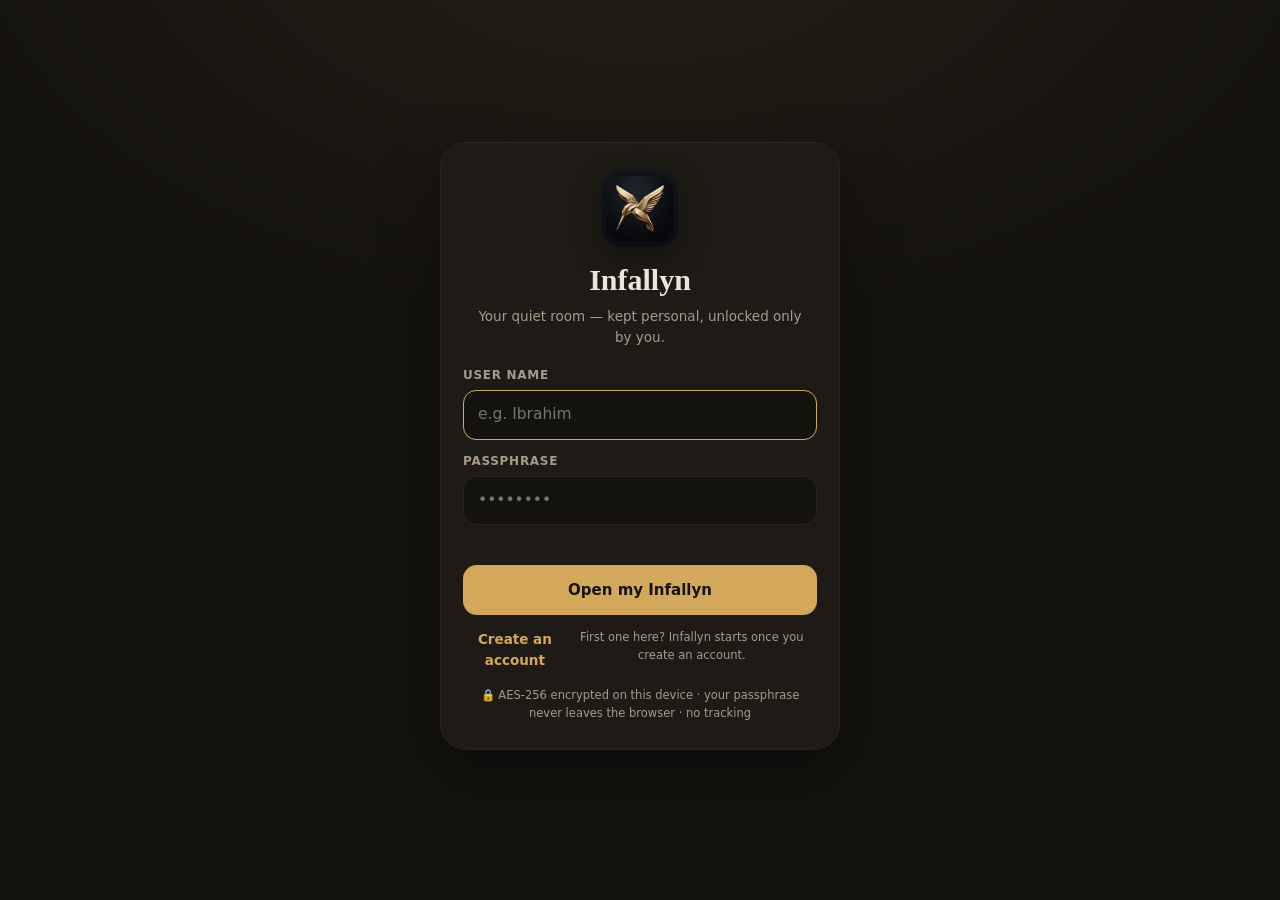
<file: index.html>
<!DOCTYPE html>
<html lang="en" data-theme="dark">
<head>
<meta charset="UTF-8">
<meta name="viewport" content="width=device-width, initial-scale=1, viewport-fit=cover">
<meta name="description" content="Infallyn — tasks, notes, nightly memory review, and handwriting-to-audio.">
<title>Infallyn — your quiet room for study & memory</title>
<link rel="icon" type="image/png" href="[data-uri]">
<link rel="apple-touch-icon" href="[data-uri]">
<meta name="apple-mobile-web-app-capable" content="yes">
<meta name="apple-mobile-web-app-title" content="Infallyn">
<meta name="theme-color" content="#14120F">
<link rel="manifest" href="manifest.webmanifest">
<style>
/* ============ INFALLYN DESIGN SYSTEM — "Reading Room" & "Night Shelf" ============ */
:root[data-theme="light"]{
  --bg:#F7F2E9; --surface:#FFFDF7; --surface2:#F1EADB; --ink:#1F1B16; --muted:#6E655A;
  --accent:#8C6A3F; --accent-ink:#FFFDF7; --success:#4C7A5C; --alert:#C25E4C; --info:#5B6B8C;
  --hairline:rgba(31,27,22,.13); --shadow:0 2px 10px rgba(31,27,22,.07); --grain-opacity:.05;
  --ring-track:rgba(31,27,22,.1);
}
:root[data-theme="dark"]{
  --bg:#14120F; --surface:#1E1B16; --surface2:#26221B; --ink:#EDE6D8; --muted:#A79B8A;
  --accent:#D4A85A; --accent-ink:#14120F; --success:#7FAE8E; --alert:#E07856; --info:#93A5C4;
  --hairline:#2A251E; --shadow:0 2px 12px rgba(0,0,0,.35); --grain-opacity:.04;
  --ring-track:rgba(237,230,216,.12);
}
*{box-sizing:border-box;margin:0;padding:0;-webkit-tap-highlight-color:transparent}
html{scroll-behavior:smooth}
body{
  font-family:Inter,system-ui,-apple-system,"Segoe UI",Roboto,sans-serif;
  background:var(--bg);color:var(--ink);font-size:16px;line-height:1.5;
  min-height:100dvh;overscroll-behavior-y:none;transition:background .3s ease,color .3s ease;
}
body::before{content:"";position:fixed;inset:0;pointer-events:none;opacity:var(--grain-opacity);z-index:0;
  background-image:url("[data-uri]");background-repeat:repeat;background-size:64px 64px}
button{font:inherit;color:inherit;background:none;border:none;cursor:pointer}
input,textarea,select{font:inherit;color:inherit}
img{max-width:100%;display:block}
::selection{background:var(--accent);color:var(--accent-ink)}
.serif{font-family:Literata,"Iowan Old Style",Georgia,"Times New Roman",serif}

/* ---------- layout shell ---------- */
#app{position:relative;z-index:1;max-width:680px;margin:0 auto;padding:0 16px calc(150px + env(safe-area-inset-bottom))}
header#top{display:flex;align-items:center;gap:10px;padding:18px 2px 10px;position:sticky;top:0;z-index:40;
  background:linear-gradient(var(--bg) 78%,transparent);}
#brand{display:flex;align-items:baseline;gap:9px;flex:1;min-width:0}
#brand h1{font-family:Literata,"Iowan Old Style",Georgia,serif;font-size:26px;font-weight:600;letter-spacing:.2px;white-space:nowrap}
#brand .viewname{color:var(--muted);font-size:14px;white-space:nowrap;overflow:hidden;text-overflow:ellipsis}
.iconbtn{width:40px;height:40px;border-radius:12px;display:grid;place-items:center;color:var(--muted);flex:none;transition:background .15s,color .15s}
.iconbtn:hover{background:var(--surface2);color:var(--ink)}
.iconbtn svg{width:22px;height:22px}
.iconbtn .dot{position:absolute;top:8px;right:8px;width:8px;height:8px;border-radius:50%;background:var(--alert);display:none}
.iconbtn.hasdot .dot{display:block}
.iconbtn{position:relative}

/* ---------- widget strip (Smart Access) ---------- */
#widgets{display:grid;grid-template-columns:minmax(0,1fr) minmax(0,1fr);gap:10px;margin:6px 0 14px}
.widget{background:var(--surface);border:1px solid var(--hairline);border-radius:20px;padding:14px;box-shadow:var(--shadow);
  min-height:86px;display:flex;flex-direction:column;justify-content:space-between;cursor:pointer;transition:transform .15s ease;text-align:left;width:100%;min-width:0;overflow:hidden}
.widget:active{transform:scale(.98)}
.widget .w-label{font-size:11px;letter-spacing:.12em;text-transform:uppercase;color:var(--muted);font-weight:600}
.widget .w-main{display:flex;align-items:center;gap:12px;margin-top:6px}
.widget .w-big{font-family:Literata,Georgia,serif;font-size:21px;line-height:1.15;font-weight:600}
.widget .w-sub{font-size:12.5px;color:var(--muted);margin-top:2px}
#widget-dose{grid-column:1}
.ringwrap{position:relative;width:58px;height:58px;flex:none}
.ringwrap svg{transform:rotate(-90deg)}
.ringwrap .ringnum{position:absolute;inset:0;display:grid;place-items:center;font-size:13px;font-weight:700}
#widget-now{grid-column:1 / -1;flex-direction:row;align-items:center;gap:12px}
#widget-now .wn-meta{flex:1;min-width:0}
#widget-now .wn-title{font-weight:600;white-space:nowrap;overflow:hidden;text-overflow:ellipsis}
#widget-now .wn-sub{font-size:12.5px;color:var(--muted);white-space:nowrap;overflow:hidden;text-overflow:ellipsis}
.wn-ctrls{display:flex;gap:4px;flex:none}
.wn-ctrls .iconbtn{color:var(--accent)}

/* ---------- bottom nav ---------- */
#bottomnav{position:fixed;left:0;right:0;bottom:0;z-index:60;display:flex;justify-content:center;pointer-events:none}
#bottomnav .navinner{pointer-events:auto;display:flex;align-items:center;gap:2px;width:100%;max-width:680px;
  padding:8px 10px calc(10px + env(safe-area-inset-bottom));
  background:color-mix(in srgb,var(--bg) 88%,transparent);backdrop-filter:blur(14px);-webkit-backdrop-filter:blur(14px);
  border-top:1px solid var(--hairline)}
.navbtn{flex:1;display:flex;flex-direction:column;align-items:center;gap:3px;padding:6px 0 4px;border-radius:14px;color:var(--muted);font-size:11px;position:relative;transition:color .15s}
.navbtn svg{width:23px;height:23px}
.navbtn.active{color:var(--accent)}
.navbtn .navdot{position:absolute;top:4px;right:calc(50% - 16px);width:8px;height:8px;border-radius:50%;background:var(--alert);display:none}
.navbtn.hasdot .navdot{display:block}
#nav-capture{flex:0 0 74px;margin-top:-30px}
#capturefab{width:62px;height:62px;border-radius:50%;background:var(--accent);color:var(--accent-ink);display:grid;place-items:center;
  box-shadow:0 6px 20px color-mix(in srgb,var(--accent) 45%,transparent),0 2px 6px rgba(0,0,0,.25);transition:transform .15s ease}
#capturefab:active{transform:scale(.94)}
#capturefab svg{width:28px;height:28px}
#playerbar{position:fixed;left:0;right:0;bottom:calc(76px + env(safe-area-inset-bottom));z-index:55;display:none;justify-content:center;pointer-events:none}
#playerbar.on{display:flex}
#playerbar .pbin{pointer-events:auto;display:flex;align-items:center;gap:8px;width:calc(100% - 32px);max-width:648px;
  background:var(--surface);border:1px solid var(--hairline);border-radius:18px;box-shadow:var(--shadow);padding:9px 10px}
#pb-title{flex:1;min-width:0;font-size:13.5px;font-weight:600;white-space:nowrap;overflow:hidden;text-overflow:ellipsis}
#pb-sub{font-size:11.5px;color:var(--muted)}
#pb-play{width:42px;height:42px;border-radius:50%;background:var(--accent);color:var(--accent-ink);display:grid;place-items:center;flex:none}
#pb-play svg{width:20px;height:20px}
.pillbtn{border:1px solid var(--hairline);border-radius:999px;padding:7px 11px;font-size:12.5px;font-weight:600;color:var(--muted);white-space:nowrap}
.pillbtn.on{color:var(--accent);border-color:var(--accent)}

/* ---------- chips rail & lists ---------- */
.rail{display:flex;gap:8px;overflow-x:auto;padding:4px 2px 10px;scrollbar-width:none}
.rail::-webkit-scrollbar{display:none}
.chip{border:1px solid var(--hairline);border-radius:999px;padding:8px 14px;font-size:13.5px;font-weight:600;color:var(--muted);white-space:nowrap;background:var(--surface);transition:all .15s}
.chip.active{background:var(--ink);color:var(--bg);border-color:var(--ink)}
.chip .cnt{opacity:.65;font-weight:500;margin-left:4px}
.shelfchip.active{background:var(--accent);border-color:var(--accent);color:var(--accent-ink)}
.sectionlabel{font-size:12px;letter-spacing:.12em;text-transform:uppercase;color:var(--muted);font-weight:700;margin:16px 2px 8px}
#itemlist{display:flex;flex-direction:column;gap:8px}
.itemrow{display:flex;align-items:center;gap:12px;background:var(--surface);border:1px solid var(--hairline);border-radius:16px;padding:13px 14px;box-shadow:var(--shadow);cursor:pointer;transition:transform .12s ease;animation:rise .25s ease both}
.itemrow:active{transform:scale(.985)}
@keyframes rise{from{opacity:0;transform:translateY(6px)}to{opacity:1;transform:none}}
.ckbox{width:26px;height:26px;border-radius:9px;border:2px solid var(--muted);flex:none;display:grid;place-items:center;transition:all .18s ease;color:transparent}
.ckbox svg{width:16px;height:16px}
.taskrow.done .ckbox{background:var(--success);border-color:var(--success);color:#fff}
.taskrow.done .it-title{text-decoration:line-through;color:var(--muted)}
.itemrow .it-ico{flex:none;color:var(--accent);display:grid;place-items:center}
.itemrow .it-ico svg{width:20px;height:20px}
.it-main{flex:1;min-width:0}
.it-title{font-weight:600;font-size:15.5px;overflow:hidden;text-overflow:ellipsis;white-space:nowrap}
.it-meta{display:flex;gap:6px;flex-wrap:wrap;margin-top:4px}
.metachip{font-size:11.5px;font-weight:600;color:var(--muted);background:var(--surface2);border-radius:6px;padding:2px 7px;display:inline-flex;align-items:center;gap:4px}
.metachip.due-soon{color:var(--accent)}
.metachip.overdue{color:var(--alert);background:color-mix(in srgb,var(--alert) 14%,transparent)}
.it-pin{color:var(--accent);flex:none}
.it-pin svg{width:16px;height:16px}
.it-audio{color:var(--info);flex:none}
.it-audio svg{width:17px;height:17px}

/* ---------- generic cards / panels ---------- */
.panel{background:var(--surface);border:1px solid var(--hairline);border-radius:20px;box-shadow:var(--shadow);padding:18px}
.bigcard{position:relative;overflow:hidden;background:var(--surface);border:1px solid var(--hairline);border-radius:24px;box-shadow:var(--shadow);padding:22px}
.bigcard .hero-title{font-family:Literata,Georgia,serif;font-size:23px;font-weight:600;line-height:1.25}
.bigcard .hero-sub{color:var(--muted);font-size:14px;margin-top:6px}
.btn{display:inline-flex;align-items:center;justify-content:center;gap:8px;border-radius:14px;padding:13px 20px;font-weight:700;font-size:15px;transition:transform .12s ease,opacity .15s;border:1px solid transparent}
.btn:active{transform:scale(.97)}
.btn-primary{background:var(--accent);color:var(--accent-ink)}
.btn-ghost{border-color:var(--hairline);color:var(--ink);background:var(--surface)}
.btn-danger{color:var(--alert);border-color:color-mix(in srgb,var(--alert) 35%,transparent)}
.btn-sm{padding:9px 14px;font-size:13.5px;border-radius:11px}
.btn[disabled]{opacity:.45;pointer-events:none}
.btn-block{width:100%}
.empty{padding:44px 20px;text-align:center;color:var(--muted)}
.empty .glyph{font-size:40px;margin-bottom:10px;font-family:Literata,Georgia,serif}
.empty p{font-size:14.5px;max-width:300px;margin:0 auto 14px}

/* ---------- dose tab ---------- */
.dosestat{display:flex;gap:10px;margin-top:12px}
.dosestat .stat{flex:1;background:var(--surface2);border-radius:14px;padding:10px 8px;text-align:center}
.stat b{font-family:Literata,Georgia,serif;font-size:19px;display:block}
.stat span{font-size:11px;color:var(--muted);letter-spacing:.05em;text-transform:uppercase;font-weight:600}
#heatmap{display:grid;grid-template-rows:repeat(7,1fr);grid-auto-flow:column;grid-auto-columns:1fr;gap:3px;margin-top:10px;max-width:420px}
#heatmap .hm{width:100%;aspect-ratio:1;border-radius:4px;background:var(--surface2)}
.streakflame{display:inline-flex;align-items:center;gap:5px;font-weight:700;color:var(--accent)}
.flame{width:17px;height:17px;fill:currentColor}
.cardmanage{display:flex;align-items:center;gap:10px;padding:10px 0;border-bottom:1px solid var(--hairline)}
.cardmanage:last-child{border-bottom:none}
.cardmanage img{width:46px;height:46px;border-radius:10px;object-fit:cover;flex:none}
.cardmanage .cm-t{flex:1;min-width:0;font-size:13.5px;font-weight:600;white-space:nowrap;overflow:hidden;text-overflow:ellipsis}
.cardmanage .cm-s{font-size:11.5px;color:var(--muted)}
.cm-ico{width:34px;height:34px;border-radius:10px;display:grid;place-items:center;color:var(--muted);border:1px solid var(--hairline);flex:none}
.cm-ico svg{width:16px;height:16px}
.cm-ico.sus-on{color:var(--accent);border-color:var(--accent)}

/* ---------- sheets & overlays ---------- */
.sheetwrap{position:fixed;inset:0;z-index:80;display:none;align-items:flex-end;justify-content:center;background:rgba(12,10,8,.5);backdrop-filter:blur(3px);-webkit-backdrop-filter:blur(3px)}
.sheetwrap.on{display:flex}
.sheet{background:var(--surface);width:100%;max-width:680px;max-height:92dvh;overflow-y:auto;border-radius:26px 26px 0 0;padding:10px 18px calc(22px + env(safe-area-inset-bottom));animation:sheetup .28s cubic-bezier(.2,.9,.3,1)}
@keyframes sheetup{from{transform:translateY(40px);opacity:0}to{transform:none;opacity:1}}
.grabber{width:40px;height:5px;border-radius:3px;background:var(--hairline);margin:4px auto 12px}
.sheet h2{font-family:Literata,Georgia,serif;font-size:21px;margin-bottom:14px}
.sheet h3{font-size:13px;letter-spacing:.1em;text-transform:uppercase;color:var(--muted);margin:18px 0 8px;font-weight:700}
.seg{display:grid;grid-template-columns:repeat(3,1fr);background:var(--surface2);border-radius:14px;padding:4px;gap:4px;margin-bottom:14px}
.seg button{padding:10px 6px;border-radius:11px;font-weight:600;font-size:14px;color:var(--muted);transition:all .15s}
.seg button.active{background:var(--surface);color:var(--ink);box-shadow:var(--shadow)}
.field{margin-bottom:12px}
.field label{display:block;font-size:12px;font-weight:700;letter-spacing:.06em;text-transform:uppercase;color:var(--muted);margin-bottom:6px}
.input,.textarea,select.input{width:100%;background:var(--bg);border:1.5px solid var(--hairline);border-radius:13px;padding:12px 14px;font-size:15.5px;outline:none;transition:border-color .15s}
.input:focus,.textarea:focus{border-color:var(--accent)}
.textarea{min-height:120px;resize:vertical;line-height:1.55}
.tall{min-height:220px}
.parsedchips{display:flex;gap:6px;flex-wrap:wrap;margin-top:8px;min-height:10px}
.parsedchips .metachip{font-size:12px}
.parsehint{font-size:12px;color:var(--muted);margin-top:8px}
.row{display:flex;gap:10px;align-items:center}
.row .grow{flex:1;min-width:0}
.rowbtns{display:flex;gap:10px;margin-top:16px}
.togglerow{display:flex;align-items:center;gap:12px;padding:11px 0;border-bottom:1px solid var(--hairline)}
.togglerow:last-child{border:none}
.togglerow .tr-main{flex:1;min-width:0}
.togglerow .tr-t{font-weight:600;font-size:14.5px}
.togglerow .tr-s{font-size:12.5px;color:var(--muted)}
.switch{position:relative;width:48px;height:28px;flex:none}
.switch input{position:absolute;opacity:0;inset:0;margin:0;cursor:pointer}
.switch .tr{position:absolute;inset:0;border-radius:999px;background:var(--surface2);border:1px solid var(--hairline);transition:background .18s}
.switch .tr::after{content:"";position:absolute;top:2px;left:2px;width:22px;height:22px;border-radius:50%;background:var(--muted);transition:all .18s}
.switch input:checked + .tr{background:color-mix(in srgb,var(--accent) 30%,var(--surface2))}
.switch input:checked + .tr::after{left:22px;background:var(--accent)}
input[type=range]{width:100%;accent-color:var(--accent)}
input[type=datetime-local],input[type=time]{color-scheme:dark}
:root[data-theme=light] input[type=datetime-local],:root[data-theme=light] input[type=time]{color-scheme:light}

/* ---------- scan flow ---------- */
.dropzone{border:2px dashed var(--hairline);border-radius:18px;padding:26px 16px;text-align:center;color:var(--muted);cursor:pointer;transition:border-color .15s}
.dropzone:hover{border-color:var(--accent)}
.dropzone .dz-ico{font-size:30px;margin-bottom:6px}
.pagerail{display:flex;gap:8px;overflow-x:auto;padding:4px 0 8px;scrollbar-width:none}
.pagerail::-webkit-scrollbar{display:none}
.pthumb{position:relative;width:74px;height:96px;border-radius:12px;overflow:hidden;border:2px solid var(--hairline);flex:none;cursor:pointer;background:var(--surface2)}
.pthumb.active{border-color:var(--accent)}
.pthumb img{width:100%;height:100%;object-fit:cover}
.pthumb .pstat{position:absolute;left:0;right:0;bottom:0;font-size:9.5px;font-weight:700;text-align:center;padding:2px;color:#fff;background:rgba(20,18,15,.72)}
.pthumb .pstat.ok{background:color-mix(in srgb,var(--success) 88%,#000)}
.pthumb .pstat.err{background:color-mix(in srgb,var(--alert) 88%,#000)}
.pthumb .pstat.busy{background:color-mix(in srgb,var(--info) 88%,#000)}
.trustview{display:grid;grid-template-columns:1fr 1fr;gap:10px;margin:10px 0}
.trustview .tv-img{border-radius:14px;border:1px solid var(--hairline);overflow:hidden;max-height:46dvh;position:relative;background:#000}
.trustview .tv-img img{width:100%;height:100%;object-fit:contain}
.trustview textarea{width:100%;height:46dvh;background:var(--bg);border:1.5px solid var(--hairline);border-radius:14px;padding:12px;font-size:14px;line-height:1.6;outline:none;resize:none}
.trustview textarea:focus{border-color:var(--accent)}
.confbadge{display:inline-flex;align-items:center;gap:6px;font-size:12px;font-weight:700;border-radius:999px;padding:5px 11px}
.confbadge.hi{background:color-mix(in srgb,var(--success) 16%,transparent);color:var(--success)}
.confbadge.mid{background:color-mix(in srgb,var(--accent) 18%,transparent);color:var(--accent)}
.confbadge.lo{background:color-mix(in srgb,var(--alert) 16%,transparent);color:var(--alert)}
.wordchips{display:flex;flex-wrap:wrap;gap:5px;margin-top:8px}
.wordchips .metachip{text-decoration:underline dotted}
.offlinebox{background:color-mix(in srgb,var(--info) 10%,transparent);border:1px solid color-mix(in srgb,var(--info) 30%,transparent);border-radius:14px;padding:12px 14px;font-size:13.5px;line-height:1.5;margin:10px 0}
.offlinebox b{color:var(--info)}

/* ---------- dose session overlay ---------- */
#doseoverlay{position:fixed;inset:0;z-index:90;display:none;background:#14120F;color:#EDE6D8;flex-direction:column}
#doseoverlay.on{display:flex}
#doseoverlay .dz-top{display:flex;align-items:center;gap:12px;padding:16px 18px 8px}
#doseoverlay .dz-top .progress-mini{flex:1;height:6px;border-radius:3px;background:rgba(237,230,216,.14);overflow:hidden}
#doseoverlay .dz-top .progress-mini i{display:block;height:100%;background:var(--accent,#D4A85A);border-radius:3px;transition:width .3s ease}
#doseoverlay .dz-count{font-size:13px;font-weight:700;color:#A79B8A;white-space:nowrap}
#dosecard-area{flex:1;display:flex;flex-direction:column;padding:10px 18px;min-height:0;overflow-y:auto}
.dosecard{flex:1;display:flex;flex-direction:column;border-radius:24px;background:#1E1B16;border:1px solid #2A251E;overflow:hidden;min-height:220px;position:relative;cursor:pointer;user-select:none;-webkit-user-select:none;touch-action:pan-y}
.dosecard .dc-media{flex:1;min-height:0;display:grid;place-items:center;background:#000;position:relative}
.dosecard .dc-media img{width:100%;height:100%;object-fit:cover;position:absolute;inset:0}
.dosecard .dc-caption{padding:16px 18px;font-size:15.5px;line-height:1.5}
.dosecard .dc-caption .cap-hint{font-size:12.5px;color:#A79B8A;margin-top:6px;font-weight:600;letter-spacing:.04em}
.dosecard .dc-front{flex:1;display:flex;flex-direction:column;justify-content:center;padding:28px 24px;gap:14px}
.dosecard .dc-front .dc-title{font-family:Literata,Georgia,serif;font-size:26px;font-weight:600;line-height:1.3}
.dosecard .dc-front .dc-peek{color:#A79B8A;font-size:15px;line-height:1.55;display:-webkit-box;-webkit-line-clamp:3;-webkit-box-orient:vertical;overflow:hidden}
.dosecard .dc-back{flex:1;overflow-y:auto;padding:24px;white-space:pre-wrap;line-height:1.65;font-size:15.5px}
.dosecard .dc-kind{position:absolute;top:14px;left:14px;font-size:11px;font-weight:700;letter-spacing:.1em;text-transform:uppercase;background:rgba(20,18,15,.72);color:#D4A85A;padding:5px 10px;border-radius:999px;backdrop-filter:blur(4px)}
.dosecard .dc-tap{position:absolute;bottom:12px;right:14px;font-size:11.5px;color:#A79B8A;font-weight:600}
.dosecard.leaving{transition:transform .3s ease,opacity .3s ease}
#gradebar{display:grid;grid-template-columns:repeat(4,1fr);gap:8px;padding:10px 18px calc(16px + env(safe-area-inset-bottom))}
.grade{border-radius:15px;padding:12px 4px 10px;text-align:center;border:1.5px solid #2A251E;background:#1E1B16;transition:transform .12s,opacity .2s;opacity:0;pointer-events:none}
#gradebar.revealed .grade{opacity:1;pointer-events:auto}
.grade:active{transform:scale(.94)}
.grade b{display:block;font-size:14px;font-weight:700}
.grade span{font-size:10.5px;color:#A79B8A;font-weight:600}
.grade.g-again{color:#E07856}.grade.g-hard{color:#D4A85A}.grade.g-good{color:#7FAE8E}.grade.g-easy{color:#93A5C4}
#dose-done{flex:1;display:none;flex-direction:column;align-items:center;justify-content:center;text-align:center;padding:30px;gap:8px}
#dose-done .ring-done{margin-bottom:8px}
#dose-done h2{font-family:Literata,Georgia,serif;font-size:27px}
#dose-done .dd-sub{color:#A79B8A;font-size:15px}
#dose-done .dosestat{width:100%;max-width:360px;margin-top:14px}
#dose-done .dosestat .stat{background:#1E1B16}
#dose-done .dosestat b{color:#EDE6D8}

/* ---------- transcript / player sheet ---------- */
.sentences{display:flex;flex-direction:column;gap:2px;padding:4px 0 20px}
.sentence{padding:8px 12px;border-radius:10px;font-size:15.5px;line-height:1.6;color:var(--muted);cursor:pointer;transition:background .15s,color .15s}
.sentence:hover{background:var(--surface2)}
.sentence.cur{background:color-mix(in srgb,var(--accent) 16%,transparent);color:var(--ink);font-weight:500}
.voicerow{display:grid;grid-template-columns:1fr 1fr;gap:10px;margin:8px 0 4px}

/* ---------- listen list ---------- */
.listenrow{display:flex;align-items:center;gap:12px;background:var(--surface);border:1px solid var(--hairline);border-radius:16px;padding:13px 14px;box-shadow:var(--shadow);cursor:pointer;transition:transform .12s}
.listenrow:active{transform:scale(.985)}
.listenrow .lr-ico{width:40px;height:40px;border-radius:12px;background:color-mix(in srgb,var(--info) 14%,transparent);color:var(--info);display:grid;place-items:center;flex:none}
.listenrow .lr-ico svg{width:20px;height:20px}
.listenrow.playing{border-color:var(--accent)}
.listenrow .lr-play{color:var(--accent);flex:none}
.listenrow .lr-play svg{width:22px;height:22px}

/* ---------- toast ---------- */
#toasts{position:fixed;left:0;right:0;bottom:calc(160px + env(safe-area-inset-bottom));display:flex;flex-direction:column;align-items:center;gap:8px;z-index:100;pointer-events:none}
.toast{pointer-events:auto;display:flex;align-items:center;gap:12px;background:var(--ink);color:var(--bg);border-radius:14px;padding:11px 16px;font-size:14px;font-weight:600;box-shadow:0 6px 24px rgba(0,0,0,.3);animation:rise .25s ease;max-width:min(92vw,480px)}
.toast button{color:var(--accent);font-weight:800;text-transform:uppercase;font-size:12.5px;letter-spacing:.06em}
:root[data-theme=dark] .toast{background:#EDE6D8;color:#14120F}

/* ---------- welcome ---------- */
#welcome .wsteps{display:flex;flex-direction:column;gap:14px;margin:6px 0 18px}
.wstep{display:flex;gap:14px;align-items:flex-start}
.wstep .ws-ico{width:44px;height:44px;border-radius:14px;background:color-mix(in srgb,var(--accent) 16%,transparent);color:var(--accent);display:grid;place-items:center;font-size:21px;flex:none}
.wstep b{display:block;font-size:15px}
.wstep p{font-size:13.5px;color:var(--muted);line-height:1.5}
.preview-note{font-size:12.5px;color:var(--muted);background:var(--surface2);border-radius:12px;padding:10px 12px;line-height:1.5;margin-top:14px}

/* ---------- search overlay ---------- */
#searchwrap .sheet{padding-bottom:30px}
#searchresults{display:flex;flex-direction:column;gap:8px;margin-top:12px}

/* ---------- you tab ---------- */
.settingsgroup .panel{padding:6px 16px}
.setrow{display:flex;align-items:center;gap:12px;padding:13px 0;border-bottom:1px solid var(--hairline)}
.setrow:last-child{border:none}
.setrow .sr-main{flex:1;min-width:0}
.setrow .sr-t{font-weight:600;font-size:14.5px}
.setrow .sr-s{font-size:12.5px;color:var(--muted);line-height:1.45;margin-top:2px}
.setrow .sr-ctl{flex:none;display:flex;align-items:center;gap:8px}
.setrow select.input{width:auto;padding:8px 30px 8px 12px;font-size:13.5px;border-radius:10px}
.kbd{font-size:11px;border:1px solid var(--hairline);border-bottom-width:2px;border-radius:5px;padding:1px 5px;color:var(--muted);font-weight:700}
.aboutnote{font-size:13px;color:var(--muted);line-height:1.6;padding:14px 4px}

/* ---------- misc ---------- */
.hide{display:none!important}
.mt8{margin-top:8px}.mt16{margin-top:16px}.mb8{margin-bottom:8px}
.muted{color:var(--muted)}.small{font-size:13px}
hr.sep{border:none;border-top:1px solid var(--hairline);margin:14px 0}
.spin{animation:spin 1s linear infinite;display:inline-block}
@keyframes spin{to{transform:rotate(360deg)}}
@media (prefers-reduced-motion:reduce){
  *,*::before,*::after{animation-duration:.01ms!important;animation-iteration-count:1!important;transition-duration:.01ms!important;scroll-behavior:auto!important}
}
@media (min-width:700px){
  #widgets{grid-template-columns:repeat(3,1fr)}
  #widget-dose{grid-column:auto}
  #widget-now{grid-column:auto}
}

/* ---------- account avatar (header / you tab) ---------- */
.avatarbtn{width:34px;height:34px;border-radius:50%;color:#fff;font-weight:800;font-size:15px;display:grid;place-items:center;flex:none;border:2px solid var(--hairline);text-transform:uppercase}
.lk-ava{width:44px;height:44px;border-radius:50%;color:#fff;font-weight:800;font-size:18px;display:inline-grid;place-items:center;flex:none;text-transform:uppercase}

/* ---------- lock screen ---------- */
/* Lock screen scrolls when the form is taller than the viewport (the create
   form is ~660px). align-items:center on a fixed, non-scrolling box clips the
   overflow above AND below, which hid the "Create my Infallyn" button on
   ~657px-tall laptop viewports; auto margins centre it only when it fits. */
#lockscreen{position:fixed;inset:0;z-index:200;display:none;align-items:flex-start;justify-content:center;
  padding:24px 20px calc(32px + env(safe-area-inset-bottom));overflow-y:auto;overscroll-behavior:contain;
  -webkit-overflow-scrolling:touch;scroll-padding-block:24px;
  background:radial-gradient(1200px 700px at 50% -10%, color-mix(in srgb,var(--accent) 9%,var(--bg)), var(--bg) 60%)}
#lockscreen.on{display:flex}
.lk-card{width:100%;max-width:400px;margin:auto;background:var(--surface);border:1px solid var(--hairline);border-radius:26px;box-shadow:0 20px 60px rgba(0,0,0,.35);padding:26px 22px;animation:sheetup .3s cubic-bezier(.2,.9,.3,1)}
.lk-card.shake{animation:lkshake .4s ease}
@keyframes lkshake{0%,100%{transform:none}20%{transform:translateX(-9px)}40%{transform:translateX(8px)}60%{transform:translateX(-5px)}80%{transform:translateX(3px)}}
.lk-brand{font-size:30px;font-weight:600;text-align:center;margin:6px 0 4px;color:var(--ink)}
.lk-tag{text-align:center;color:var(--muted);font-size:13.5px;line-height:1.55;margin:0 6px 18px}
.lk-users{display:flex;flex-wrap:wrap;gap:10px;justify-content:center;margin-bottom:18px}
.lk-user{display:flex;flex-direction:column;align-items:center;gap:6px;font-size:12px;font-weight:700;color:var(--muted);padding:8px 6px;border-radius:14px;border:1.5px solid transparent;min-width:64px;transition:all .15s}
.lk-user.sel{border-color:var(--accent);color:var(--ink);background:var(--surface2)}
.lk-user:hover{color:var(--ink)}
.lk-ava-add{background:var(--surface2);color:var(--accent);border:1.5px dashed var(--hairline)}
.lk-msg{min-height:20px;font-size:13px;color:var(--muted);margin:2px 2px 8px;text-align:center;font-weight:600}
.lk-msg.err{color:var(--alert)}
.lk-hint{font-size:12.5px;color:var(--accent);text-align:center;margin:0 0 10px;font-weight:600}
.lk-row{display:flex;justify-content:center;margin-top:14px;min-height:20px}
.lk-link{color:var(--accent);font-weight:700;font-size:13.5px}
.lk-claim{display:block;width:100%;text-align:center;margin-top:12px;border:1px dashed color-mix(in srgb,var(--accent) 45%,transparent);border-radius:12px;padding:10px}
.lk-mini{font-size:11.5px;color:var(--muted);text-align:center}
.lk-note{font-size:11.5px;color:var(--muted);text-align:center;line-height:1.6;margin:16px 4px 0}
#lockscreen .btn[disabled]{opacity:.55}

/* ---------- Infallyn emblem ---------- */
.brand-emb{width:34px;height:34px;border-radius:9px;flex:none;align-self:center;box-shadow:0 1px 4px rgba(0,0,0,.28)}
.lk-emblem{width:76px;height:76px;border-radius:20px;display:block;margin:2px auto 10px;box-shadow:0 10px 28px rgba(0,0,0,.38)}
.wl-emblem{width:64px;height:64px;border-radius:16px;display:block;margin:2px auto 12px;box-shadow:var(--shadow)}
.about-emblem{display:block;width:64px;height:64px;border-radius:16px;margin:2px auto 12px;box-shadow:var(--shadow)}

/* ---------- low-effects mode (?safe=1) ----------
   Escape hatch for machines whose GPU driver chokes on backdrop-filter or
   animated compositing: solid overlays, no blur, no entrance motion. */
[data-fx="low"] #top,
[data-fx="low"] .dosecard .dc-kind{backdrop-filter:none!important;-webkit-backdrop-filter:none!important}
[data-fx="low"] .sheetwrap{background:rgba(12,10,8,.86);backdrop-filter:none!important;-webkit-backdrop-filter:none!important}
[data-fx="low"] body::before{display:none}
[data-fx="low"] .lk-card,[data-fx="low"] .sheet,[data-fx="low"] .itemrow,[data-fx="low"] .toast{animation:none!important}
[data-fx="low"] *{transition-duration:.01ms!important}

/* respect the OS setting too */
@media (prefers-reduced-motion:reduce){
  .lk-card,.sheet,.itemrow,.toast{animation:none!important}
  *{transition-duration:.01ms!important}
}

/* short laptop viewports: tighten the lock card so the submit button is on screen */
@media (max-height:700px){
  .lk-card{padding:18px 20px}
  .lk-tag{margin-bottom:12px}
  .lk-emblem{width:64px}
}
</style>
</head>
<body>
<div id="app">
  <header id="top">
    <div id="brand">
      <img class="brand-emb" src="[data-uri]" alt="" width="34" height="34">
      <h1>Infallyn</h1>
      <span class="viewname" id="viewname">Today</span>
    </div>
    <span class="streakflame" id="hdr-streak" title="Nightly streak" style="display:none"></span>
    <button class="avatarbtn" id="btn-user" aria-label="Your account" title="Your account" onclick="Infallyn.go('#/you')" style="display:none">?</button>
    <button class="iconbtn" id="btn-search" aria-label="Search" title="Search (s)">
      <svg viewBox="0 0 24 24" fill="none" stroke="currentColor" stroke-width="2" stroke-linecap="round"><circle cx="11" cy="11" r="7"/><path d="m20 20-3.5-3.5"/></svg>
    </button>
    <button class="iconbtn" id="btn-theme" aria-label="Toggle theme" title="Reading Room / Night Shelf">
      <svg viewBox="0 0 24 24" fill="none" stroke="currentColor" stroke-width="2" stroke-linecap="round"><path d="M21 12.8A9 9 0 1 1 11.2 3 7 7 0 0 0 21 12.8z"/></svg>
    </button>
  </header>

  <div id="widgets" aria-label="Widgets">
    <button class="widget" id="widget-dose" aria-label="Daily dose status">
      <span class="w-label">Daily Dose</span>
      <span class="w-main">
        <span class="ringwrap">
          <svg width="58" height="58" viewBox="0 0 58 58">
            <circle cx="29" cy="29" r="24" fill="none" stroke="var(--ring-track)" stroke-width="6"/>
            <circle id="ring-fg" cx="29" cy="29" r="24" fill="none" stroke="var(--accent)" stroke-width="6" stroke-linecap="round" stroke-dasharray="150.8" stroke-dashoffset="150.8"/>
          </svg>
          <span class="ringnum" id="ring-num">–</span>
        </span>
        <span>
          <span class="w-big" id="wd-due">–</span>
          <span class="w-sub" id="wd-sub">loading…</span>
        </span>
      </span>
    </button>
    <button class="widget" id="widget-next" aria-label="Next task">
      <span class="w-label">Next Up</span>
      <span class="w-main">
        <span>
          <span class="w-big" id="wn-title">–</span>
          <span class="w-sub" id="wn-sub">nothing scheduled</span>
        </span>
      </span>
    </button>
    <div class="widget" id="widget-now" role="button" tabindex="0" aria-label="Now playing">
      <span style="display:flex;flex-direction:column;flex:1;min-width:0">
        <span class="w-label">Now Playing</span>
        <span class="wn-title" id="np-title">Nothing playing</span>
        <span class="wn-sub" id="np-sub">Pick a note to listen</span>
      </span>
      <span class="wn-ctrls">
        <button class="iconbtn" id="np-prev" aria-label="Previous sentence"><svg viewBox="0 0 24 24" fill="currentColor"><path d="M6 5h2v14H6zM20 5v14l-11-7z"/></svg></button>
        <button class="iconbtn" id="np-play" aria-label="Play or pause"><svg viewBox="0 0 24 24" fill="currentColor"><path d="M8 5v14l11-7z"/></svg></button>
        <button class="iconbtn" id="np-next" aria-label="Next sentence"><svg viewBox="0 0 24 24" fill="currentColor"><path d="M16 5h2v14h-2zM4 5v14l11-7z"/></svg></button>
      </span>
    </div>
  </div>

  <main>
    <section id="view-shelf">
      <div class="rail" id="views-rail"></div>
      <div class="rail" id="shelves-rail"></div>
      <div id="itemlist"></div>
    </section>

    <section id="view-dose" class="hide"></section>
    <section id="view-listen" class="hide"></section>
    <section id="view-you" class="hide"></section>
  </main>
</div>

<div id="playerbar">
  <div class="pbin">
    <button class="iconbtn" id="pb-transcript" aria-label="Show transcript" title="Transcript">
      <svg viewBox="0 0 24 24" fill="none" stroke="currentColor" stroke-width="2" stroke-linecap="round"><path d="M4 6h16M4 12h10M4 18h7"/></svg>
    </button>
    <div style="flex:1;min-width:0" onclick="Infallyn.openTranscript()">
      <div id="pb-title">–</div>
      <div id="pb-sub">–</div>
    </div>
    <button class="pillbtn" id="pb-speed" onclick="Infallyn.cycleRate()">1×</button>
    <button id="pb-play" onclick="Infallyn.playPause()" aria-label="Play or pause"><svg viewBox="0 0 24 24" fill="currentColor"><path d="M8 5v14l11-7z"/></svg></button>
  </div>
</div>

<nav id="bottomnav">
  <div class="navinner">
    <button class="navbtn" data-tab="shelf">
      <svg viewBox="0 0 24 24" fill="none" stroke="currentColor" stroke-width="2" stroke-linejoin="round"><path d="M4 5c2.5-1.4 5-1.4 7.5 0v14c-2.5-1.4-5-1.4-7.5 0V5zm16 0c-2.5-1.4-5-1.4-7.5 0v14c2.5-1.4 5-1.4 7.5 0V5z"/></svg>
      Shelves
    </button>
    <button class="navbtn" data-tab="dose">
      <span class="navdot"></span>
      <svg viewBox="0 0 24 24" fill="none" stroke="currentColor" stroke-width="2" stroke-linecap="round"><path d="M20.5 14.5A8.5 8.5 0 1 1 9.5 3.5a7 7 0 0 0 11 11z"/></svg>
      Dose
    </button>
    <button id="nav-capture" aria-label="Capture">
      <span id="capturefab"><svg viewBox="0 0 24 24" fill="none" stroke="currentColor" stroke-width="2.4" stroke-linecap="round"><path d="M12 5v14M5 12h14"/></svg></span>
    </button>
    <button class="navbtn" data-tab="listen">
      <svg viewBox="0 0 24 24" fill="none" stroke="currentColor" stroke-width="2" stroke-linecap="round" stroke-linejoin="round"><path d="M9 18V6l11-2v12"/><circle cx="6.5" cy="18" r="2.5"/><circle cx="17.5" cy="16" r="2.5"/></svg>
      Listen
    </button>
    <button class="navbtn" data-tab="you">
      <svg viewBox="0 0 24 24" fill="none" stroke="currentColor" stroke-width="2" stroke-linecap="round"><circle cx="12" cy="8" r="4"/><path d="M4 21c1.5-4 4.5-6 8-6s6.5 2 8 6"/></svg>
      You
    </button>
  </div>
</nav>

<!-- capture sheet -->
<div class="sheetwrap" id="capturesheet">
  <div class="sheet" role="dialog" aria-modal="true">
    <div class="grabber"></div>
    <h2>Add to Infallyn</h2>
    <div class="seg" id="capture-seg">
      <button data-seg="task">Task</button>
      <button data-seg="note">Note</button>
      <button data-seg="scan">Scan</button>
    </div>
    <div id="capture-body"></div>
  </div>
</div>

<!-- item editor sheet -->
<div class="sheetwrap" id="editorsheet">
  <div class="sheet" role="dialog" aria-modal="true">
    <div class="grabber"></div>
    <div id="editor-body"></div>
  </div>
</div>

<!-- transcript sheet -->
<div class="sheetwrap" id="transcriptsheet">
  <div class="sheet" role="dialog" aria-modal="true">
    <div class="grabber"></div>
    <h2 id="tr-title">Transcript</h2>
    <div class="voicerow">
      <div class="field" style="margin:0">
        <label for="tr-voice">Voice</label>
        <select class="input" id="tr-voice"></select>
      </div>
      <div class="field" style="margin:0">
        <label for="tr-sleep">Sleep timer</label>
        <select class="input" id="tr-sleep">
          <option value="0">Off</option><option value="5">5 min</option><option value="15">15 min</option>
          <option value="30">30 min</option><option value="60">60 min</option>
        </select>
      </div>
    </div>
    <div class="field">
      <label for="tr-rate">Speed <span id="tr-rate-val" style="text-transform:none;letter-spacing:0">1×</span></label>
      <input type="range" id="tr-rate" min="0.5" max="3" step="0.1" value="1">
    </div>
    <div class="sentences" id="tr-sentences"></div>
  </div>
</div>

<!-- search -->
<div class="sheetwrap" id="searchwrap">
  <div class="sheet" role="dialog" aria-modal="true">
    <div class="grabber"></div>
    <h2>Search</h2>
    <input class="input" id="searchinput" placeholder="Search tasks, notes, documents…" autocomplete="off">
    <div id="searchresults"></div>
  </div>
</div>

<!-- welcome -->
<div class="sheetwrap" id="welcome">
  <div class="sheet" role="dialog" aria-modal="true">
    <div class="grabber"></div>
    <img class="wl-emblem" src="[data-uri]" alt="Infallyn emblem">
    <h2 class="serif" style="font-size:25px">Welcome to Infallyn</h2>
    <p class="muted small" style="margin-bottom:14px">A quiet room for everything you need to learn, remember, and finish.</p>
    <div class="wsteps">
      <div class="wstep"><span class="ws-ico">📚</span><span><b>Capture once</b><p>Tasks, handwritten notes, and reading live together on your shelves.</p></span></div>
      <div class="wstep"><span class="ws-ico">🌙</span><span><b>Review nightly</b><p>Your Daily Dose resurfaces photos and notes on a science-backed schedule — a few minutes, every night.</p></span></div>
      <div class="wstep"><span class="ws-ico">🎧</span><span><b>Listen anywhere</b><p>Scans become clean text, and text becomes a voice you can take on the bus.</p></span></div>
    </div>
    <div class="field">
      <label for="wl-dosetime">Open tonight's Dose at</label>
      <input type="time" class="input" id="wl-dosetime" value="21:30">
    </div>
    <button class="btn btn-primary btn-block" id="wl-start">Open my Infallyn</button>
    <p class="preview-note">🔒 <b>Private by design:</b> your account and its content are encrypted on this device — the passphrase never leaves your browser. <span id="preview-note-extra"></span></p>
  </div>
</div>

<!-- dose session overlay -->
<div id="doseoverlay">
  <div class="dz-top">
    <button class="iconbtn" id="dz-close" aria-label="Close session" style="color:#A79B8A"><svg viewBox="0 0 24 24" fill="none" stroke="currentColor" stroke-width="2.2" stroke-linecap="round"><path d="M6 6l12 12M18 6 6 18"/></svg></button>
    <div class="progress-mini"><i id="dz-progress"></i></div>
    <span class="dz-count" id="dz-count">0/0</span>
  </div>
  <div id="dosecard-area">
    <div class="dosecard" id="dosecard"></div>
    <div id="gradebar">
      <button class="grade g-again" data-g="again"><b>Again</b><span id="gp-again">–</span></button>
      <button class="grade g-hard" data-g="hard"><b>Hard</b><span id="gp-hard">–</span></button>
      <button class="grade g-good" data-g="good"><b>Good</b><span id="gp-good">–</span></button>
      <button class="grade g-easy" data-g="easy"><b>Easy</b><span id="gp-easy">–</span></button>
    </div>
  </div>
  <div id="dose-done">
    <div class="ring-done">
      <svg width="110" height="110" viewBox="0 0 110 110">
        <circle cx="55" cy="55" r="46" fill="none" stroke="rgba(237,230,216,.12)" stroke-width="9"/>
        <circle id="dd-ring" cx="55" cy="55" r="46" fill="none" stroke="#D4A85A" stroke-width="9" stroke-linecap="round" stroke-dasharray="289" stroke-dashoffset="289" style="transform:rotate(-90deg);transform-origin:55px 55px;transition:stroke-dashoffset 1s cubic-bezier(.2,.9,.3,1)"/>
        <text x="55" y="63" text-anchor="middle" font-size="30" font-weight="700" fill="#EDE6D8" font-family="Georgia,serif" id="dd-pct">100%</text>
      </svg>
    </div>
    <h2 id="dd-title">Shelf closed.</h2>
    <p class="dd-sub" id="dd-sub">–</p>
    <div class="dosestat">
      <div class="stat"><b id="dd-reviewed">0</b><span>Reviewed</span></div>
      <div class="stat"><b id="dd-recall">0%</b><span>Recalled</span></div>
      <div class="stat"><b id="dd-streak">0</b><span>Night streak</span></div>
    </div>
    <button class="btn btn-primary" id="dd-close" style="margin-top:18px">Back to the shelves</button>
  </div>
</div>

<!-- lock screen -->
<div id="lockscreen">
  <div class="lk-card">
    <div id="lk-body"></div>
  </div>
</div>

<div id="toasts"></div>
<input type="file" id="file-input" accept="image/*" multiple style="display:none">
<script>
'use strict';
/* =====================================================================
   INFALLYN — core domain logic (pure, DOM-free)
   Storage • media • smart parser • FSRS-lite scheduler • dose queue
   streaks • sentence splitting • seed data • self-tests
   ===================================================================== */

/* ---------------- utils ---------------- */
const qs  = (s, el) => (el || document).querySelector(s);
const qsa = (s, el) => [...(el || document).querySelectorAll(s)];
const esc = s => String(s ?? '').replace(/[&<>"']/g, c => ({'&':'&amp;','<':'&lt;','>':'&gt;','"':'&quot;',"'":'&#39;'}[c]));
const uid = () => Date.now().toString(36) + Math.random().toString(36).slice(2, 8);
const MIN = 60e3, HOUR = 3600e3, DAY = 864e5;
const pad2 = n => String(n).padStart(2, '0');
const clamp = (v, a, b) => Math.min(b, Math.max(a, v));
const b64 = { enc: buf => btoa(String.fromCharCode(...new Uint8Array(buf))), dec: s => Uint8Array.from(atob(s), c => c.charCodeAt(0)) };

function dayKey(ts) { const d = ts instanceof Date ? ts : new Date(ts); return d.getFullYear() + '-' + pad2(d.getMonth() + 1) + '-' + pad2(d.getDate()); }
function keyToDate(k) { const [y, m, dd] = k.split('-').map(Number); return new Date(y, m - 1, dd); }
function keyOffset(k, n) { const d = keyToDate(k); d.setDate(d.getDate() + n); return dayKey(d); }

/* ---------------- boot flags • crash breadcrumb • low-effects mode ----------------
   A browser that dies mid-flow leaves no console output behind, so each
   significant step is written to sessionStorage *before* it runs; `?diag=1`
   then shows the trail. `?safe=1` turns off blur/animated compositing, which
   is the escape hatch for GPUs whose drivers crash on it. */
const Boot = (() => {
  let q; try { q = new URLSearchParams(location.search); } catch (e) { q = new URLSearchParams(''); }
  const low = q.has('safe') || q.get('fx') === 'low';
  if (low) { try { document.documentElement.dataset.fx = 'low'; } catch (e) {} }
  let mem = [];
  const read = () => { try { const r = JSON.parse(sessionStorage.getItem('infallyn.steps') || '[]'); return Array.isArray(r) ? r : mem; } catch (e) { return mem; } };
  const write = rows => { mem = rows; try { sessionStorage.setItem('infallyn.steps', JSON.stringify(rows)); } catch (e) {} };
  const t0 = Date.now();
  return {
    low, query: q, t0,
    mark(step) { try { const rows = read(); rows.push({ t: Date.now() - t0, step: String(step) }); write(rows.slice(-60)); } catch (e) {} },
    trail: read,
  };
})();
function mark(step) { Boot.mark(step); }
mark('boot');

function renderDiag() {
  const rows = Boot.trail();
  const lines = [
    'Infallyn diagnostics — ' + new Date().toLocaleString(),
    '',
    'WebCrypto:    ' + (!!(window.crypto && crypto.subtle)),
    'IndexedDB:    ' + (!!window.indexedDB),
    'localStorage: ' + (Store.persistent ? 'writable' : 'blocked'),
    'effects:      ' + (Boot.low ? 'low (?safe=1)' : 'full'),
    'cores / RAM:  ' + (navigator.hardwareConcurrency || '?') + ' / ' + (navigator.deviceMemory || '?') + ' GB',
    'viewport:     ' + innerWidth + '×' + innerHeight + ' @' + (devicePixelRatio || 1) + 'x',
    'rendered:     ' + (document.querySelectorAll('*').length) + ' nodes',
    'UA:           ' + navigator.userAgent,
    '',
    '— last ' + rows.length + ' steps (ms since boot) —',
    ...rows.map(r => '  ' + String(r.t).padStart(6) + '  ' + r.step),
  ];
  const box = document.createElement('div');
  box.id = 'diagpanel';
  box.style.cssText = 'position:fixed;inset:8px;z-index:99999;background:#0d0d0d;color:#dfe8df;border:1px solid #333;border-radius:12px;padding:12px;overflow:auto;font:12px/1.5 ui-monospace,Menlo,Consolas,monospace';
  const pre = document.createElement('pre');
  pre.textContent = lines.join('\n');
  pre.style.cssText = 'margin:0 0 10px;white-space:pre-wrap';
  const copy = document.createElement('button');
  copy.textContent = 'Copy report';
  copy.style.cssText = 'padding:8px 12px;border-radius:8px;background:#D4A85A;color:#14120F;font-weight:700;margin-right:8px';
  copy.onclick = () => {
    const txt = lines.join('\n');
    try { navigator.clipboard.writeText(txt); copy.textContent = 'Copied'; }
    catch (e) {
      const ta = document.createElement('textarea'); ta.value = txt; document.body.appendChild(ta); ta.select();
      try { document.execCommand('copy'); copy.textContent = 'Copied'; } catch (e2) { copy.textContent = 'Select the text above'; }
      ta.remove();
    }
  };
  const close = document.createElement('button');
  close.textContent = 'Close';
  close.style.cssText = 'padding:8px 12px;border-radius:8px;border:1px solid #444;color:#ddd';
  close.onclick = () => box.remove();
  box.append(pre, copy, close);
  document.body.appendChild(box);
}
if (Boot.query.has('diag')) setTimeout(renderDiag, 900);
function daysBetween(a, b) { return Math.round((keyToDate(b) - keyToDate(a)) / DAY); }
const MONTHS = ['Jan','Feb','Mar','Apr','May','Jun','Jul','Aug','Sep','Oct','Nov','Dec'];
const WDAYS  = ['Sun','Mon','Tue','Wed','Thu','Fri','Sat'];

function fmtTime(ts) { const d = new Date(ts); let h = d.getHours(), m = pad2(d.getMinutes()); const ap = h >= 12 ? 'pm' : 'am'; h = h % 12 || 12; return h + ':' + m + ap; }
function fmtRel(ts) {
  if (!ts) return '';
  const now = new Date(), d = new Date(ts), tk = dayKey(now), dk = dayKey(ts);
  const diff = daysBetween(tk, dk);
  const time = ' ' + fmtTime(ts);
  if (diff === 0) return 'Today' + time;
  if (diff === 1) return 'Tomorrow' + time;
  if (diff === -1) return 'Yesterday' + time;
  if (diff > 1 && diff < 7) return WDAYS[d.getDay()] + time;
  if (diff < -1 && diff > -6) return Math.abs(diff) + 'd overdue';
  return d.getDate() + ' ' + MONTHS[d.getMonth()] + time;
}
function fmtDur(sec) { if (sec < 60) return Math.round(sec) + ' s'; if (sec < 3600) return Math.max(1, Math.round(sec / 60)) + ' min'; return (sec / 3600).toFixed(1) + ' h'; }

/* ---------------- safe storage (sandbox-proof) ---------------- */
const Store = (() => {
  let ok = false; const mem = {};
  try { const t = '__lib_t'; localStorage.setItem(t, '1'); localStorage.removeItem(t); ok = true; } catch (e) { ok = false; }
  return {
    persistent: ok,
    get(k) { if (ok) { try { return localStorage.getItem(k); } catch (e) {} } return (k in mem) ? mem[k] : null; },
    set(k, v) { if (ok) { try { localStorage.setItem(k, v); return; } catch (e) { /* quota or security */ } } mem[k] = v; },
    del(k) { if (ok) { try { localStorage.removeItem(k); } catch (e) {} } delete mem[k]; }
  };
})();

/* ---------------- media store (IndexedDB, per-account encrypted) ---------------- */
const Media = (() => {
  let dbp = null; const mem = new Map(); let broken = false;
  let ns = 'u/anon/', ckey = null;
  function open() {
    if (dbp) return dbp;
    dbp = new Promise((res, rej) => {
      try {
        const r = indexedDB.open('infallyn-media', 1);
        r.onupgradeneeded = () => r.result.createObjectStore('m');
        r.onsuccess = () => res(r.result);
        r.onerror = () => rej(r.error);
      } catch (e) { rej(e); }
    });
    dbp.catch(() => { broken = true; });
    return dbp;
  }
  async function putRaw(k, v) {
    if (k.startsWith('data:')) return;
    try { const db = await open(); await new Promise((res, rej) => { const tx = db.transaction('m', 'readwrite'); tx.objectStore('m').put(v, k); tx.oncomplete = res; tx.onerror = () => rej(tx.error); }); }
    catch (e) { mem.set(k, v); }
  }
  async function getRaw(k) {
    if (mem.has(k)) return mem.get(k);
    if (broken) return null;
    try { const db = await open(); return await new Promise((res, rej) => { const tx = db.transaction('m', 'readonly'); const q = tx.objectStore('m').get(k); q.onsuccess = () => res(q.result ?? null); q.onerror = () => rej(q.error); }); }
    catch (e) { return mem.get(k) ?? null; }
  }
  async function delRaw(k) { mem.delete(k); try { const db = await open(); await new Promise((res, rej) => { const tx = db.transaction('m', 'readwrite'); tx.objectStore('m').delete(k); tx.oncomplete = res; tx.onerror = () => rej(tx.error); }); } catch (e) {} }
  async function rawKeys() {
    const mk = [...mem.keys()];
    try { const db = await open(); const ks = await new Promise((res, rej) => { const tx = db.transaction('m', 'readonly'); const q = tx.objectStore('m').getAllKeys(); q.onsuccess = () => res(q.result || []); q.onerror = () => rej(q.error); }); return [...new Set(mk.concat(ks.map(String)))]; }
    catch (e) { return mk; }
  }
  async function encStr(text) {
    const iv = crypto.getRandomValues(new Uint8Array(12));
    const ct = await crypto.subtle.encrypt({ name: 'AES-GCM', iv }, ckey, new TextEncoder().encode(text));
    return JSON.stringify({ iv: b64.enc(iv), ct: b64.enc(ct) });
  }
  async function decStr(pack) {
    const p = JSON.parse(pack);
    const pt = await crypto.subtle.decrypt({ name: 'AES-GCM', iv: b64.dec(p.iv) }, ckey, b64.dec(p.ct));
    return new TextDecoder().decode(pt);
  }
  return {
    setContext(user, key) { ns = 'u/' + String(user || 'anon').replace(/[^\w.-]/g, '_') + '/'; ckey = key || null; },
    async put(id, dataUrl) {
      if (!id || id.startsWith('data:')) return;
      let v = dataUrl;
      if (ckey) { try { v = await encStr(dataUrl); } catch (e) { v = dataUrl; } }
      await putRaw(ns + id, v);
    },
    async get(id) {
      if (!id) return null;
      if (id.startsWith('data:')) return id;
      let v = await getRaw(ns + id);
      if (v == null) v = await getRaw(id); /* pre-account legacy record */
      if (v == null) return null;
      if (typeof v === 'string' && v.startsWith('data:')) return v;
      if (!ckey) return null;
      try { return await decStr(v); } catch (e) { return null; }
    },
    async del(id) { if (!id || id.startsWith('data:')) return; await delRaw(ns + id); },
    async migrateLegacy() {
      if (!ckey) return;
      for (const k of await rawKeys()) {
        if (k.startsWith('u/')) continue;
        const v = await getRaw(k);
        if (v == null) continue;
        const val = (typeof v === 'string' && v.startsWith('data:')) ? await encStr(v) : v;
        await putRaw(ns + k, val);
        await delRaw(k);
      }
    },
    async wipeUser() { for (const k of await rawKeys()) if (k.startsWith(ns)) await delRaw(k); },
    async allData() {
      const out = {};
      for (const k of await rawKeys()) {
        if (!k.startsWith(ns)) continue;
        const v = await getRaw(k);
        if (v == null) continue;
        if (typeof v === 'string' && v.startsWith('data:')) out[k.slice(ns.length)] = v;
        else if (ckey) { try { out[k.slice(ns.length)] = await decStr(v); } catch (e) {} }
      }
      return out;
    },
    async importData(obj) { for (const k of Object.keys(obj || {})) await this.put(k, obj[k]); },
    async wipe() { await this.wipeUser(); }
  };
})();

/* ---------------- state ---------------- */
const LS_KEY = 'infallyn.state.v1';
const DEFAULTS = {
  settings: {
    theme: 'auto', doseTime: '21:30', doseCap: 20, newCap: 5,
    reNudge: true, quietNotify: false, rate: 1, voiceURI: '', sleepMin: 0,
    welcomeSeen: false, autoTTS: false, autolock: 0
  },
  items: [], cards: [], reviews: [],        // reviews: {cardId, rating, at, ivl}
  sessions: {},                              // dateKey -> {reviewed, completed}
  lastGrace: null,
  flags: {},                                 // notified task ids, dose nudge bookkeeping
  shelvesOrder: []
};
let S = null;
function loadState() {
  try { S = JSON.parse(Store.get(LS_KEY) || 'null'); } catch (e) { S = null; }
  if (!S) { S = JSON.parse(JSON.stringify(DEFAULTS)); seedData(); saveState(); }
  S.settings = Object.assign({}, DEFAULTS.settings, S.settings || {});
  for (const k of ['items', 'cards', 'reviews']) if (!Array.isArray(S[k])) S[k] = [];
  if (!S.sessions) S.sessions = {}; if (!S.flags) S.flags = {};
}
let saveTimer = null;
function saveState() { clearTimeout(saveTimer); saveTimer = setTimeout(() => {
  if (Auth.session) { Auth.persist(); return; }
  try { Store.set(LS_KEY, JSON.stringify(S)); } catch (e) {}
}, 120); }
function freshState(seed) { S = JSON.parse(JSON.stringify(DEFAULTS)); if (seed) seedData(); }
function normalizeState(d) {
  S = d && typeof d === 'object' ? d : JSON.parse(JSON.stringify(DEFAULTS));
  S.settings = Object.assign({}, JSON.parse(JSON.stringify(DEFAULTS.settings)), S.settings || {});
  for (const k of ['items', 'cards', 'reviews']) if (!Array.isArray(S[k])) S[k] = [];
  if (!S.sessions) S.sessions = {}; if (!S.flags) S.flags = {};
  if (!Array.isArray(S.shelvesOrder)) S.shelvesOrder = [];
  return S;
}

/* ---------------- items ---------------- */
function makeItem(p) {
  return Object.assign({
    id: uid(), type: 'task', title: '', body: '', status: 'open',
    due: null, priority: 0, tags: [], shelf: 'inbox', pinned: false,
    source: null, pages: [], createdAt: Date.now(), completedAt: null, notified: false
  }, p);
}
const SHELF_ICONS = { inbox: '📥', lectures: '🎓', papers: '📄', personal: '🏡', books: '📚' };
function shelves() {
  const set = new Set(['inbox', ...S.shelvesOrder]);
  S.items.forEach(i => { if (i.shelf) set.add(i.shelf); });
  return [...set];
}
function itemById(id) { return S.items.find(i => i.id === id) || null; }

/* ---------------- smart parser ---------------- */
const WD_MAP = { sun: 0, mon: 1, tue: 2, wed: 3, thu: 4, fri: 5, sat: 6 };
function parseSmart(raw) {
  let text = ' ' + raw.trim() + ' ';
  const chips = []; const out = { title: '', due: null, priority: 0, tags: [], shelf: null, pinned: false };
  const eat = re => { const m = text.match(re); if (m) { text = text.replace(m[0], ' '); return m; } return null; };
  // priority
  let m = eat(/\s(!{1,3})\s/);
  if (m) { out.priority = m[1].length >= 2 ? 3 : (m[1].length === 1 ? 2 : 1); chips.push({ label: out.priority === 3 ? 'Urgent' : 'Important', type: 'prio' }); }
  // tags
  while ((m = eat(/\s#([\w-]+)\s/))) { out.tags.push(m[1]); chips.push({ label: '#' + m[1], type: 'tag' }); }
  // shelf
  if ((m = eat(/\s\/([\w-]+)\s/))) { out.shelf = m[1]; chips.push({ label: '/' + m[1], type: 'shelf' }); }
  if (eat(/\s\*\s/)) { out.pinned = true; chips.push({ label: 'Pinned', type: 'pin' }); }

  const now = new Date(); let base = null, time = null, timeSet = false;
  const setTime = h24 => { time = h24; timeSet = true; };
  const at = (h, mi) => h * HOUR + mi * MIN;

  if ((m = eat(/\s(tonight)\s/i))) { base = new Date(now); setTime(20.5 * 3600); }
  else if ((m = eat(/\s(today|tod)\s/i))) { base = new Date(now); }
  else if ((m = eat(/\s(tomorrow|tmrw?|tmoz)\s/i))) { base = new Date(now.getTime() + DAY); }
  else if ((m = eat(/\snext\s+week\s/i))) { base = new Date(now.getTime() + 7 * DAY); }
  else if ((m = eat(/\sin\s+(\d+)\s*(d|days?|w|weeks?|h|hours?|m|min(?:s)?|minutes?)\s/i))) {
    const n = +m[1], u = m[2].toLowerCase();
    const mult = u.startsWith('w') ? 7 * 24 : u.startsWith('d') ? 24 : 1;
    if (u.startsWith('h')) { out.due = now.getTime() + n * HOUR; }
    else if (u.startsWith('m')) { out.due = now.getTime() + n * MIN; }
    else { base = new Date(now.getTime() + n * mult * 24 * HOUR); }
    if (out.due) chips.push({ label: 'in ' + n + u, type: 'date' });
  }
  if (!base) {
    // weekday
    m = eat(/\s(sun(?:day)?|mon(?:day)?|tue(?:s(?:day)?)?|wed(?:nesday)?|thu(?:rs(?:day)?)?|fri(?:day)?|sat(?:urday)?)\s/i);
    if (m) {
      const key = m[1].slice(0, 3).toLowerCase();
      let delta = (WD_MAP[key] - now.getDay() + 7) % 7; if (delta === 0) delta = 7;
      base = new Date(now.getTime() + delta * DAY);
    } else {
      // 12 oct / oct 12
      m = eat(/\s(\d{1,2})(st|nd|rd|th)?\s+(jan|feb|mar|apr|may|jun|jul|aug|sep|oct|nov|dec)[a-z]*\s/i) || eat(/\s(jan|feb|mar|apr|may|jun|jul|aug|sep|oct|nov|dec)[a-z]*\s+(\d{1,2})(st|nd|rd|th)?\s/i);
      if (m) {
        const mon = ['jan','feb','mar','apr','may','jun','jul','aug','sep','oct','nov','dec'].indexOf((m[1].match(/[a-z]/i) ? m[1] : m[3]).slice(0,3).toLowerCase());
        const day = +(m[1].match(/[a-z]/i) ? m[2] : m[1]);
        const d = new Date(now.getFullYear(), mon, day);
        if (d < new Date(now.getTime() - DAY)) d.setFullYear(d.getFullYear() + 1);
        base = d;
      }
    }
  }
  // time of day
  if ((m = eat(/\s(?:at\s+|@\s*)?(noon)\s/i))) { setTime(12 * 3600); }
  else if ((m = eat(/\s(?:at\s+|@\s*)?(midnight)\s/i))) { setTime(0); }
  else if ((m = eat(/\s(?:at\s+|@\s*)?(\d{1,2})(?::(\d{2}))?\s*(am|pm)\s/i)) || (m = eat(/\s(?:at\s+|@\s*)?(\d{1,2}):(\d{2})\s/))) {
    let h = +m[1]; const mi = m[2] ? +m[2] : 0;
    const ap = m[3] ? m[3].toLowerCase() : null;
    if (ap === 'pm' && h < 12) h += 12; if (ap === 'am' && h === 12) h = 0;
    if (h < 24) setTime(h * 3600 + mi * 60);
  }
  else if (base && eat(/\s(morning)\s/i)) setTime(9 * 3600);
  else if (base && eat(/\s(afternoon)\s/i)) setTime(15 * 3600);
  else if (base && eat(/\s(evening|night)\s/i)) setTime(20 * 3600);

  if (base && timeSet) { base.setHours(Math.floor(time / 3600), Math.round((time % 3600) / 60), 0, 0); }
  else if (base) { base.setHours(9, 0, 0, 0); }
  if (base) { out.due = base.getTime(); chips.unshift({ label: fmtRel(out.due), type: 'date' }); }

  out.title = text.replace(/\s+/g, ' ').replace(/\s[-–—,;:]\s*$/, '').trim();
  if (out.shelf) out.shelf = out.shelf.toLowerCase();
  return out;
}

/* ---------------- FSRS-lite scheduler ---------------- */
function gradeCard(card, rating, now = Date.now()) {
  const c = Object.assign({}, card);
  c.reps = (c.reps || 0) + 1;
  c.ease = c.ease ?? 2.5;
  const fuzz = f => Math.max(1, Math.round(f * (0.95 + Math.random() * 0.1)));
  if (rating === 'again') {
    c.lapses = (c.lapses || 0) + 1;
    c.ease = Math.max(1.3, c.ease - 0.2);
    c.state = 'learning'; c.ivl = 0; c.due = now + 10 * MIN; c.inSession = true;
  } else if (c.state === 'new' || c.state === 'learning' || c.state === 'relearn') {
    if (rating === 'hard') c.ivl = 1;
    else if (rating === 'good') c.ivl = (c.state === 'new') ? 1 : 3;
    else { c.ivl = 4; c.ease = Math.min(3.2, c.ease + 0.15); }
    c.state = 'review'; c.ivl = Math.min(c.ivl, 365); c.due = now + c.ivl * DAY; c.inSession = false;
  } else {
    if (rating === 'hard') { c.ivl = Math.max(1, Math.round(c.ivl * 1.2)); c.ease = Math.max(1.3, c.ease - 0.15); }
    else if (rating === 'good') { c.ivl = fuzz(c.ivl * c.ease); }
    else { c.ivl = fuzz(c.ivl * c.ease * 1.35); c.ease = Math.min(3.2, c.ease + 0.15); }
    c.ivl = Math.min(c.ivl, 365); c.due = now + c.ivl * DAY; c.inSession = false;
  }
  c.lastReview = now;
  return c;
}
function ivlLabel(card, rating) {
  if (rating === 'again') return '10m';
  const c2 = gradeCard(card, rating, Date.now());
  return c2.ivl >= 1 ? c2.ivl + 'd' : '<1d';
}
const KIND_EST = { photo: 6, note: 10, snippet: 8 };
function dueCards(now = Date.now()) { return S.cards.filter(c => !c.suspended && c.state !== 'new' && (c.due || 0) <= now); }
function buildQueue(now = Date.now()) {
  const cap = clamp(+S.settings.doseCap || 20, 5, 50);
  const newCap = clamp(+S.settings.newCap ?? 5, 0, 10);
  const due = S.cards.filter(c => !c.suspended && c.state !== 'new' && (c.due || 0) <= now).sort((a, b) => (a.due || 0) - (b.due || 0));
  const fresh = S.cards.filter(c => !c.suspended && c.state === 'new').sort((a, b) => (a.created || 0) - (b.created || 0));
  const dueTake = due.slice(0, cap), newTake = fresh.slice(0, newCap);
  const queue = []; let di = 0, ni = 0;
  while (di < dueTake.length || ni < newTake.length) {
    for (let k = 0; k < 3 && di < dueTake.length; k++) queue.push(dueTake[di++]);
    if (ni < newTake.length) queue.push(newTake[ni++]);
  }
  const estSec = queue.reduce((s, c) => s + (KIND_EST[c.kind] || 8), 0);
  return { queue, estSec, dueTotal: due.length, newTotal: fresh.length };
}

/* ---------------- streaks ---------------- */
function computeStreak(now = Date.now()) {
  const todayK = dayKey(now);
  const done = new Set(Object.keys(S.sessions).filter(k => S.sessions[k] && S.sessions[k].completed));
  let streak = 0, graceUsed = false, d = todayK, lastGrace = S.lastGrace;
  if (!done.has(todayK)) d = keyOffset(todayK, -1);
  while (true) {
    if (done.has(d)) { streak++; d = keyOffset(d, -1); continue; }
    const gap = lastGrace ? daysBetween(lastGrace, d) : 999;
    if (!graceUsed && d !== todayK && gap >= 7) { graceUsed = true; lastGrace = d; streak++; d = keyOffset(d, -1); continue; }
    break;
  }
  return { streak, graceUsed };
}

/* ---------------- sentence splitting (for TTS) ---------------- */
function mdToPlain(md) {
  return String(md || '')
    .replace(/^#{1,6}\s+/gm, '')
    .replace(/\*\*(.*?)\*\*/g, '$1').replace(/\*(.*?)\*/g, '$1')
    .replace(/`{1,3}(.*?)`{1,3}/g, '$1')
    .replace(/^>\s?/gm, '')
    .replace(/^[-*]\s+\[([ xX])\]\s+/gm, (m, c) => c === ' ' ? 'To do: ' : 'Done: ')
    .replace(/^[-*]\s+/gm, '• ')
    .replace(/\[(.*?)\]\(.*?\)/g, '$1');
}
function splitSentences(md) {
  const plain = mdToPlain(md).replace(/\s+/g, ' ').trim();
  if (!plain) return [];
  const parts = plain.split(/(?<=[.!?…])\s+(?=["'(\[A-Z0-9])/g);
  const out = [];
  for (let p of parts) {
    p = p.trim(); if (!p) continue;
    while (p.length > 280) { let cut = p.lastIndexOf(' ', 280); if (cut < 80) cut = 280; out.push(p.slice(0, cut).trim()); p = p.slice(cut).trim(); }
    if (p) out.push(p);
  }
  const merged = [];
  for (const s of out) { if (s.length < 12 && merged.length) merged[merged.length - 1] += ' ' + s; else merged.push(s); }
  return merged;
}

/* ---------------- seed data (Day-0 never empty) ---------------- */
function svgUri(w, h, inner) {
  const svg = `<svg xmlns="http://www.w3.org/2000/svg" width="${w}" height="${h}" viewBox="0 0 ${w} ${h}">${inner}</svg>`;
  return 'data:image/svg+xml;utf8,' + encodeURIComponent(svg);
}
function seedPhotos() {
  const sunset = svgUri(800, 1000, `
    <defs><linearGradient id="s" x1="0" y1="0" x2="0" y2="1"><stop offset="0" stop-color="#2b1a3d"/><stop offset=".45" stop-color="#8a3b5e"/><stop offset=".75" stop-color="#e07856"/><stop offset="1" stop-color="#f2b263"/></linearGradient></defs>
    <rect width="800" height="1000" fill="url(#s)"/><circle cx="400" cy="640" r="110" fill="#ffd9a0"/><circle cx="400" cy="640" r="150" fill="#ffd9a0" opacity=".25"/>
    <rect y="760" width="800" height="240" fill="#1d1430"/><path d="M0 760 Q200 720 400 760 T800 760 V1000 H0 Z" fill="#160f26"/>
    <text x="400" y="920" text-anchor="middle" font-family="Georgia" font-size="34" fill="#f2b263" opacity=".85">goa · last winter</text>`);
  const hills = svgUri(800, 1000, `
    <defs><linearGradient id="h" x1="0" y1="0" x2="0" y2="1"><stop offset="0" stop-color="#b8d0c9"/><stop offset="1" stop-color="#5f8d7f"/></linearGradient></defs>
    <rect width="800" height="1000" fill="url(#h)"/><circle cx="620" cy="180" r="70" fill="#fff7e0" opacity=".9"/>
    <path d="M0 640 L220 400 L420 640 Z" fill="#3f6b5e"/><path d="M260 700 L520 380 L800 700 Z" fill="#2f5348"/><rect y="690" width="800" height="310" fill="#24443b"/>
    <text x="400" y="920" text-anchor="middle" font-family="Georgia" font-size="34" fill="#dceee6" opacity=".9">the trek · dec 2025</text>`);
  const chai = svgUri(800, 1000, `
    <rect width="800" height="1000" fill="#e9dcc3"/><circle cx="180" cy="160" r="130" fill="#dfc9a2" opacity=".6"/>
    <path d="M280 380 h240 a30 30 0 0 1 30 30 v260 a60 60 0 0 1-60 60 h-180 a60 60 0 0 1-60-60 v-260 a30 30 0 0 1 30-30z" fill="#8c5a33"/>
    <path d="M550 430 q90 10 80 90 q-8 70 -85 60" fill="none" stroke="#8c5a33" stroke-width="26"/><ellipse cx="400" cy="390" rx="150" ry="26" fill="#c98f4e"/>
    <path d="M360 320 q14-40 0-78 M430 320 q14-40 0-78" stroke="#c9bda4" stroke-width="14" fill="none" stroke-linecap="round" opacity=".8"/>
    <text x="400" y="880" text-anchor="middle" font-family="Georgia" font-size="34" fill="#7a5c3c" opacity=".9">first chai · book café</text>`);
  const page = svgUri(900, 1200, `
    <rect width="900" height="1200" fill="#fbf6ea"/><rect width="900" height="1200" fill="none" stroke="#e4d9bf" stroke-width="8"/>
    <text x="80" y="140" font-family="Georgia" font-size="52" fill="#3c3428" font-style="italic">Endocrinology — Lec 4</text>
    <line x1="80" y1="175" x2="820" y2="175" stroke="#d9c9a5" stroke-width="3"/>
    ${[260, 330, 400, 470, 540, 610, 680, 750, 820, 890, 960, 1030].map((y, i) => {
      const widths = [720, 660, 740, 580, 700, 640, 720, 600, 680, 500, 710, 300];
      const seg = []; let x = 80; const w = widths[i];
      while (x < 80 + w - 40) { const len = 26 + Math.random() * 46; seg.push(`<path d="M${x} ${y} q ${len / 2} ${-9 - Math.random() * 10} ${len} 0" stroke="#4a4036" stroke-width="${2.2 + Math.random()}" fill="none" stroke-linecap="round" opacity=".88"/>`); x += len + 14; }
      return seg.join('');
    }).join('')}
    <text x="80" y="1120" font-family="Georgia" font-size="30" fill="#a3927a" font-style="italic">— scanned with Infallyn</text>`);
  return { sunset, hills, chai, page };
}
function seedData() {
  const P = seedPhotos(); const now = Date.now();
  const t = (o) => { const it = makeItem(Object.assign({ type: 'task' }, o)); S.items.push(it); return it; };
  const n = (o) => { const it = makeItem(Object.assign({ type: 'note' }, o)); S.items.push(it); return it; };
  const d = (o) => { const it = makeItem(Object.assign({ type: 'doc' }, o)); S.items.push(it); return it; };

  const t1 = t({ title: "Return 'Deep Work' to the campus bookshop", due: now + 3 * DAY, tags: ['books'], shelf: 'personal' });
  for (let k = 1; k <= 7; k++) { const dd = new Date(now + k * DAY); if (dd.getDay() === 5) { t1.due = new Date(dd.getFullYear(), dd.getMonth(), dd.getDate(), 17, 0).getTime(); break; } }
  const endoNote = n({
    title: 'Lecture 4 — Endocrinology (transcribed)', source: 'ocr', shelf: 'lectures', tags: ['med'],
    body: "The pituitary gland is the conductor of the endocrine orchestra. The anterior pituitary releases six master hormones; ACTH travels to the adrenal cortex and asks for cortisol.\n\nCortisol follows a circadian rhythm: highest in the early morning, lowest around midnight. This is why morning blood draws are used for baseline testing.\n\nNegative feedback is the governing rule — the hormone product suppresses its own upstream signal. Loss of feedback is the seed of most endocrine disease.",
    pages: [P.page]
  });
  t({ title: 'Review endocrinology lecture notes', due: new Date(new Date().setHours(20, 0, 0, 0)).getTime() < now ? now + DAY : new Date(new Date().setHours(20, 0, 0, 0)).getTime(), priority: 3, tags: ['med'], shelf: 'lectures' });
  t({ title: 'Book train tickets for the Goa trip', due: now + 3 * DAY, tags: ['travel', 'goa'], shelf: 'personal' });
  t({ title: 'Pay the hostel mess bill', due: now - DAY, tags: [], shelf: 'personal' });
  n({
    title: 'The Feynman Technique', shelf: 'personal', tags: ['learning'],
    body: "The Feynman Technique is a four-step ritual for understanding anything.\n\nStep one: choose a concept and write its name at the top of a blank page.\n\nStep two: explain it as if teaching a twelve-year-old. Use plain words. Draw the mechanism.\n\nStep three: find the gaps. The places where you reach for jargon are the places you do not yet understand. Return to the source material for exactly those points.\n\nStep four: compress. Rewrite the explanation until it is simple, and then read it aloud — which is precisely what Infallyn's listening room is for."
  });
  n({
    title: 'Photosynthesis in one page', shelf: 'lectures', tags: ['bio'],
    body: "Photosynthesis converts light into chemical energy inside chloroplasts.\n\nThe light reactions split water, release oxygen, and charge two energy carriers: ATP and NADPH.\n\nThe Calvin cycle then uses that energy to fix carbon dioxide into sugar. RuBisCO, the most abundant protein on Earth, catalyses the first step.\n\nIn hot climates, some plants pre-concentrate CO2 — the C4 pathway — to avoid wasteful photorespiration."
  });
  d({ title: 'Reading list — cognitive science', shelf: 'papers', tags: ['reading'], body: "Papers to find and skim this month:\n\n1. Ebbinghaus — Memory: a contribution to experimental psychology (1885)\n2. Roediger & Karpicke — Test-enhanced learning (2006)\n3. Settles & Meeder — A trainable spaced repetition model (2016)\n4. Tabibian et al. — Enhancing human learning via spaced repetition optimization (2019)" });
  S.shelvesOrder = ['lectures', 'papers', 'personal'];

  const mk = (o) => S.cards.push(Object.assign({
    id: uid(), kind: 'photo', itemId: null, media: null, caption: '', back: '',
    state: 'new', ease: 2.5, ivl: 0, due: now, reps: 0, lapses: 0, created: now, suspended: false
  }, o));
  mk({ kind: 'photo', media: P.sunset, caption: 'Where was this sunset?', back: 'Goa — the December trip. We missed the train and caught a better one.' });
  mk({ kind: 'photo', media: P.hills, caption: 'Which trek is this?', back: 'Tirupati hills with Amma — started at 4am, reached the top by sunrise.' });
  mk({ kind: 'photo', media: P.chai, caption: 'The ritual from that rainy Tuesday?', back: 'First chai at the book café — the day Infallyn was just an idea.' });
  mk({ kind: 'note', itemId: endoNote.id, caption: endoNote.title, back: endoNote.body, due: now });
  mk({ kind: 'note', itemId: S.items[S.items.length - 1].id, caption: S.items[S.items.length - 1].title, back: S.items[S.items.length - 1].body, due: now + 2 * DAY });
  // seed a small streak history (sample)
  for (let k = 1; k <= 3; k++) S.sessions[keyOffset(dayKey(now), -k)] = { reviewed: 9 + k, completed: true };
  S.seededAt = Date.now();   /* stamped AFTER seeding: everything above is sample content */
}

/* ---------------- self tests ---------------- */
function runSelfTests() {
  const R = []; const T = (name, fn) => { try { const d = fn(); R.push({ name, pass: true, detail: d || '' }); } catch (e) { R.push({ name, pass: false, detail: e.message }); } };
  const assert = (cond, msg) => { if (!cond) throw new Error(msg); };

  T('parser: relative day + time', () => {
    const p = parseSmart('Read chapter 4 tomorrow 9pm !!');
    assert(/Read chapter 4/.test(p.title), 'title=' + p.title);
    assert(p.priority === 3, 'prio=' + p.priority);
    const d = new Date(p.due); assert(d.getHours() === 21, 'hour=' + d.getHours());
    assert(daysBetween(dayKey(Date.now()), dayKey(p.due)) === 1, 'day');
    return JSON.stringify({ title: p.title, prio: p.priority });
  });
  T('parser: weekday + tags', () => {
    const p = parseSmart('Submit form fri #admin /home');
    assert(p.tags.includes('admin'), 'tags'); assert(p.shelf === 'home', 'shelf');
    const wd = new Date(p.due).getDay(); assert(wd === 5, 'wd=' + wd);
    return 'ok';
  });
  T('parser: in-hours', () => {
    const p = parseSmart('Call the plumber in 2 hours');
    assert(Math.abs(p.due - (Date.now() + 2 * 3600e3)) < 60000, 'due=' + p.due);
    return 'ok';
  });
  T('parser: plain title untouched', () => {
    const p = parseSmart('Water the plants');
    assert(p.title === 'Water the plants' && !p.due, p.title);
    return 'ok';
  });
  T('fsrs: new→good→1d, review→good grows', () => {
    const c = { state: 'new', ease: 2.5, ivl: 0, reps: 0, lapses: 0 };
    const g = gradeCard(c, 'good'); assert(g.state === 'review' && g.ivl === 1, JSON.stringify(g));
    const g2 = gradeCard(Object.assign({}, g, { due: 0 }), 'good'); assert(g2.ivl >= 2 && g2.ivl <= 4, 'ivl=' + g2.ivl);
    return 'ivl ' + g.ivl + '→' + g2.ivl;
  });
  T('fsrs: again lapses to learning 10m', () => {
    const c = { state: 'review', ease: 2.5, ivl: 10, reps: 3, lapses: 0 };
    const a = gradeCard(c, 'again'); assert(a.state === 'learning' && a.inSession === true, JSON.stringify(a.state));
    return 'ok';
  });
  T('queue: cap + interleave new', () => {
    const saved = JSON.stringify(S);
    S.cards = []; S.settings.doseCap = 10; S.settings.newCap = 2;
    for (let i = 0; i < 8; i++) S.cards.push({ id: 'd' + i, kind: 'photo', state: 'review', due: Date.now() - i * 1000, suspended: false });
    for (let i = 0; i < 5; i++) S.cards.push({ id: 'n' + i, kind: 'note', state: 'new', created: i, suspended: false });
    const q = buildQueue();
    assert(q.queue.length === 10, 'len=' + q.queue.length);
    assert(q.queue.filter(c => c.state === 'new').length === 2, 'news');
    S = JSON.parse(saved);
    return '10 taken, 2 new';
  });
  T('streak: grace night bridges one gap/week', () => {
    const saved = JSON.stringify(S);
    S.sessions = {}; S.lastGrace = null; const tk = dayKey(Date.now());
    S.sessions[keyOffset(tk, -1)] = { completed: true }; S.sessions[keyOffset(tk, -2)] = { completed: true };
    S.sessions[keyOffset(tk, -4)] = { completed: true }; // gap at -3
    const r = computeStreak();
    S = JSON.parse(saved);
    assert(r.streak === 4, 'streak=' + r.streak + ' grace=' + r.graceUsed);
    return 'streak 4 with 1 grace';
  });
  T('sentences: split & markdown strip', () => {
    const s = splitSentences('# Title\n\nOne short line. Another **bold** one! A question here?');
    assert(s.length === 3, 'len=' + s.length); assert(!s.join('').includes('#'), 'md leak');
    assert(s[2] === 'A question here?', 'last=' + s[2]);
    return s.length + ' sentences';
  });
  T('store: safe wrapper alive', () => { Store.set('__st', '1'); assert(Store.get('__st') === '1', 'roundtrip'); Store.del('__st'); return 'persistent=' + Store.persistent; });
  return R;
}
/* =====================================================================
   INFALLYN — AUTH: personal on-device accounts
   Passphrase → PBKDF2(150k) → AES-GCM key. Each account's entire space
   (state + photos) is encrypted at rest with its own key. The key exists
   only in memory while signed in; only a verifier is stored, never the
   passphrase. No server. Nothing leaves the browser.
   ===================================================================== */
const Auth = {
  session: null,            // { user, key, stay }
  ACC: 'infallyn.accounts.v1',
  VAULT_VERIFIER: 'infallyn-ok-v1',
  _saving: Promise.resolve(),

  /* ---------- account registry ---------- */
  accounts() { try { return JSON.parse(Store.get(this.ACC) || '{}'); } catch (e) { return {}; } },
  saveAccounts(a) { Store.set(this.ACC, JSON.stringify(a)); },
  exists(u) { return !!this.accounts()[u]; },
  hue(u) { let h = 0; for (const ch of String(u)) h = (h * 31 + ch.charCodeAt(0)) % 360; return h; },

  /* ---------- crypto ---------- */
  async deriveKey(pass, saltB64) {
    const km = await crypto.subtle.importKey('raw', new TextEncoder().encode(pass), 'PBKDF2', false, ['deriveKey']);
    return crypto.subtle.deriveKey(
      { name: 'PBKDF2', salt: b64.dec(saltB64), iterations: 150000, hash: 'SHA-256' },
      km, { name: 'AES-GCM', length: 256 }, true, ['encrypt', 'decrypt']);
  },
  async encJSON(key, obj) {
    const iv = crypto.getRandomValues(new Uint8Array(12));
    const ct = await crypto.subtle.encrypt({ name: 'AES-GCM', iv }, key, new TextEncoder().encode(JSON.stringify(obj)));
    return { iv: b64.enc(iv), ct: b64.enc(ct) };
  },
  async decJSON(key, pack) {
    const pt = await crypto.subtle.decrypt({ name: 'AES-GCM', iv: b64.dec(pack.iv) }, key, b64.dec(pack.ct));
    return JSON.parse(new TextDecoder().decode(pt));
  },

  vaultKey(u) { return 'infallyn.vault.' + u; },
  autoKey(u) { return 'infallyn.autologin.' + u; },

  /* ---------- persistence (whole-state vault, serialized) ---------- */
  persist() {
    if (!this.session) return Promise.resolve();
    this._saving = this._saving.then(async () => {
      try { Store.set(this.vaultKey(this.session.user), JSON.stringify(await this.encJSON(this.session.key, S))); } catch (e) {}
    }).catch(() => {});
    return this._saving;
  },
  async persistNow() { clearTimeout(saveTimer); await this.persist(); await this._saving; },

  async loadVault(u, key) {
    let data = null;
    const raw = Store.get(this.vaultKey(u));
    if (raw) { try { data = await this.decJSON(key, JSON.parse(raw)); } catch (e) { data = null; } }
    if (data && typeof data === 'object' && data.items) {
      normalizeState(data);
    } else {
      freshState(true); // fresh account: welcome with the sample content
    }
  },

  /* ---------- account lifecycle ---------- */
  validName(u) { return /^[a-z0-9_.-]{2,20}$/i.test(u); },

  async createAccount(u, pass, opts = {}) {
    u = u.trim().toLowerCase();
    if (!this.validName(u)) throw 'Name: 2–20 letters, numbers, dots or dashes.';
    if (this.exists(u)) throw 'That name is taken on this device.';
    if (typeof pass !== 'string' || pass.length < 6) throw 'Passphrase needs at least 6 characters.';
    if (opts.pass2 != null && pass !== opts.pass2) throw 'Passphrases do not match.';
    mark('acct:create');
    const salt = b64.enc(crypto.getRandomValues(new Uint8Array(16)));
    mark('acct:derive');
    const key = await this.deriveKey(pass, salt);
    mark('acct:key');
    const verifier = await this.encJSON(key, { v: this.VAULT_VERIFIER });
    mark('acct:verifier');
    const accs = this.accounts();
    accs[u] = { salt, verifier, hint: opts.hint || '', createdAt: Date.now(), hue: this.hue(u) };
    this.saveAccounts(accs);

    if (opts.adopt) {
      try {
        const legacy = JSON.parse(Store.get(LS_KEY) || 'null');
        if (legacy && Array.isArray(legacy.items)) {
          normalizeState(legacy);
          S.settings.autolock = S.settings.autolock || 0;
        } else freshState(true);
      } catch (e) { freshState(true); }
    } else {
      freshState(!!opts.seed);
    }
    mark('acct:seed');
    this.session = { user: u, key, stay: false };
    Media.setContext(u, key);
    mark('acct:media');
    await Media.migrateLegacy();
    mark('acct:persist');
    await this.persistNow();
    mark('acct:done');
    if (opts.adopt) Store.del(LS_KEY);
    if (opts.stay) await this.enableStay(u, key);
    Store.set('infallyn.lastuser', u);
    return u;
  },

  async unlock(u, pass) {
    u = String(u || '').trim().toLowerCase();
    const a = this.accounts()[u];
    if (!a) throw 'No account with that name on this device.';
    let key;
    mark('unlock:derive');
    try { key = await this.deriveKey(pass, a.salt); } catch (e) { throw 'Could not derive key — try again.'; }
    let ok = false;
    try { ok = (await this.decJSON(key, a.verifier)).v === this.VAULT_VERIFIER; } catch (e) { ok = false; }
    if (!ok) throw 'Wrong passphrase for ' + u + '.';
    mark('unlock:verified');
    this.session = { user: u, key, stay: !!Store.get(this.autoKey(u)) };
    Media.setContext(u, key);
    await Media.migrateLegacy();
    mark('unlock:load');
    await this.loadVault(u, key);
    mark('unlock:persist');
    await this.persistNow();
    mark('unlock:done');
    Store.set('infallyn.lastuser', u);
    return u;
  },

  /* ---------- stay signed in (device-wrapped key, opt-in) ---------- */
  deviceKey() {
    let dk = Store.get('infallyn.devicekey');
    if (!dk) { dk = b64.enc(crypto.getRandomValues(new Uint8Array(32))); Store.set('infallyn.devicekey', dk); }
    return dk;
  },
  async enableStay(u, key) {
    try {
      const raw = await crypto.subtle.exportKey('raw', key);
      const imp = await crypto.subtle.importKey('raw', b64.dec(this.deviceKey()), 'AES-GCM', false, ['encrypt', 'decrypt']);
      const pack = await this.encJSON(imp, { u, k: b64.enc(raw) });
      Store.set(this.autoKey(u), JSON.stringify(pack));
      this.session.stay = true;
    } catch (e) {}
  },
  disableStay(u) { Store.del(this.autoKey(u)); },
  async setStay(on) {
    if (!this.session) return;
    if (on) await this.enableStay(this.session.user, this.session.key);
    else { this.disableStay(this.session.user); this.session.stay = false; }
  },
  async tryAutoLogin() {
    const u = Store.get('infallyn.lastuser');
    const packRaw = u && Store.get(this.autoKey(u));
    if (!u || !packRaw || !this.accounts()[u]) return false;
    try {
      const imp = await crypto.subtle.importKey('raw', b64.dec(this.deviceKey()), 'AES-GCM', false, ['encrypt', 'decrypt']);
      const { k } = await this.decJSON(imp, JSON.parse(packRaw));
      const key = await crypto.subtle.importKey('raw', b64.dec(k), 'AES-GCM', true, ['encrypt', 'decrypt']);
      const a = this.accounts()[u];
      if ((await this.decJSON(key, a.verifier)).v !== this.VAULT_VERIFIER) return false;
      this.session = { user: u, key, stay: true };
      Media.setContext(u, key);
      await Media.migrateLegacy();
      await this.loadVault(u, key);
      return true;
    } catch (e) { return false; }
  },

  /* ---------- lock / sign out ---------- */
  async lock(signOut) {
    await this.persistNow();
    try { Player.stop(); } catch (e) {}
    if (this.session && signOut) this.disableStay(this.session.user);
    this.session = null;
    Media.setContext(null, null);
    qsa('.sheetwrap.on').forEach(s => s.classList.remove('on'));
    qs('#doseoverlay').classList.remove('on'); DZ.active = false;
    clearInterval(tickTimer);
    LK.show('login');
  },

  /* ---------- boot ---------- */
  async boot() {
    if (!(window.crypto && crypto.subtle)) {
      LK.show('login', 'This browser blocks WebCrypto — accounts need it to keep your data encrypted.');
      return;
    }
    LK.show('login');
    if (await this.tryAutoLogin()) LK.afterUnlock('auto');
  }
};
window.Auth = Auth;

/* =====================================================================
   LOCK SCREEN UI
   ===================================================================== */
const LK = {
  mode: 'login', sel: null, fails: 0, bound: false,
  show(mode, presetMsg) {
    mark('lockscreen:' + (mode || 'login'));
    this.mode = mode || 'login';
    this.render(presetMsg || '');
    qs('#lockscreen').classList.add('on');
  },
  render(msg) {
    const accs = this.accList();
    const legacy = !Object.keys(Auth.accounts()).length && !!Store.get(LS_KEY);
    const el = qs('#lk-body');
    if (this.mode === 'login') {
      el.innerHTML = `
        ${accs.length ? `<div class="lk-users">${accs.map(a =>
          `<button class="lk-user${this.sel === a.name ? ' sel' : ''}" data-u="${esc(a.name)}">
             <span class="lk-ava" style="background:hsl(${a.hue} 38% 42%)">${esc(a.name[0].toUpperCase())}</span>
             <span>${esc(a.name)}</span></button>`).join('')}
           <button class="lk-user lk-add" data-mode="create"><span class="lk-ava lk-ava-add">＋</span><span>New</span></button>
          </div>`
        : `<img class="lk-emblem" src="[data-uri]" alt="Infallyn"><div class="lk-brand serif">Infallyn</div><p class="lk-tag">Your quiet room — kept personal, unlocked only by you.</p>`}
        <div class="field"><label for="lk-user">User name</label>
          <input class="input" id="lk-user" autocomplete="username" autocapitalize="none" value="${esc(this.sel || Store.get('infallyn.lastuser') || '')}" placeholder="e.g. Ibrahim"></div>
        <div class="field"><label for="lk-pass">Passphrase</label>
          <input class="input" id="lk-pass" type="password" autocomplete="current-password" placeholder="••••••••"></div>
        <div class="lk-msg${msg.startsWith('Wrong') || msg.startsWith('No') || msg.startsWith('Could') ? ' err' : ''}" id="lk-msg">${esc(msg)}</div>
        ${this.hintFor() ? `<div class="lk-hint" id="lk-hint">Hint: ${esc(this.hintFor())}</div>` : ''}
        <button class="btn btn-primary btn-block" id="lk-go">Open my Infallyn</button>
        <div class="lk-row">
          <button class="lk-link" id="lk-new">Create an account</button>
          ${accs.length ? '' : '<span class="lk-mini">First one here? Infallyn starts once you create an account.</span>'}
        </div>
        ${legacy ? '<button class="lk-link lk-claim" id="lk-claim">♻ Found your existing content — claim it with a passphrase</button>' : ''}
        <p class="lk-note">🔒 AES-256 encrypted on this device · your passphrase never leaves the browser · no tracking</p>`;
      this.bindLogin();
    } else {
      el.innerHTML = `
        <img class="lk-emblem" src="[data-uri]" alt="Infallyn">
        <div class="lk-brand serif">New shelf, new key</div>
        <p class="lk-tag">One account per person — each Infallyn space is sealed with its own passphrase.</p>
        <div class="field"><label for="lk-user">User name</label>
          <input class="input" id="lk-user" autocomplete="username" autocapitalize="none" placeholder="e.g. Ibrahim"></div>
        <div class="field"><label for="lk-pass">Passphrase (min 6 chars)</label>
          <input class="input" id="lk-pass" type="password" autocomplete="new-password" placeholder="••••••••"></div>
        <div class="field"><label for="lk-pass2">Repeat passphrase</label>
          <input class="input" id="lk-pass2" type="password" autocomplete="new-password" placeholder="••••••••"></div>
        <div class="field"><label for="lk-hint">Recovery hint <span style="text-transform:none;font-weight:500">(optional, stored in plain sight)</span></label>
          <input class="input" id="lk-hint" placeholder="the usual, but with the year"></div>
        <label class="togglerow"><div class="tr-main"><div class="tr-t">📚 Start with sample content</div><div class="tr-s">A few tasks, notes and memory cards to explore</div></div><span class="switch"><input type="checkbox" id="lk-seed" checked><span class="tr"></span></span></label>
        <label class="togglerow"><div class="tr-main"><div class="tr-t">🔓 Stay signed in on this device</div><div class="tr-s">Skip the lock screen next time (anyone using this browser could open your Infallyn)</div></div><span class="switch"><input type="checkbox" id="lk-stay"><span class="tr"></span></span></label>
        <div class="lk-msg${msg ? ' err' : ''}" id="lk-msg">${esc(msg)}</div>
        <button class="btn btn-primary btn-block" id="lk-create">Create my Infallyn</button>
        <div class="lk-row"><button class="lk-link" id="lk-back">← Back to sign in</button></div>`;
      this.bindCreate();
    }
    const focusEl = qs(this.mode === 'login' ? (this.sel ? '#lk-pass' : '#lk-user') : '#lk-user');
    // Focus, but never steal from a field the user is already typing in
    // (the unguarded 120ms timer used to yank focus into the passphrase mid-word).
    const focusIfFree = () => {
      if (!focusEl) return;
      const act = document.activeElement;
      if (!(act && act.tagName === 'INPUT' && act !== focusEl && qs('.lk-card').contains(act))) focusEl.focus();
    };
    focusIfFree();
    setTimeout(focusIfFree, 120);
  },
  accList() { return Object.entries(Auth.accounts()).map(([name, a]) => ({ name, hue: a.hue != null ? a.hue : Auth.hue(name) })); },
  hintFor() { const a = this.sel && Auth.accounts()[this.sel]; return this.fails > 0 && a && a.hint ? a.hint : ''; },
  bindLogin() {
    // track the typed name silently — a full re-render here would rebuild the
    // inputs mid-typing and throw focus into the passphrase field (the bug).
    qs('#lk-user').addEventListener('input', e => { this.sel = e.target.value.trim().toLowerCase(); });
    const submit = () => this.doUnlock();
    qs('#lk-go').onclick = submit;
    qs('#lk-pass').addEventListener('keydown', e => { if (e.key === 'Enter') submit(); });
    qs('#lk-user').addEventListener('keydown', e => { if (e.key === 'Enter') qs('#lk-pass').focus(); });
    const nb = qs('#lk-new'); if (nb) nb.onclick = () => this.show('create');
    const cl = qs('#lk-claim'); if (cl) cl.onclick = () => { this.pendingClaim = true; this.show('create', 'Your current content will move into the new account.'); };
    qsa('.lk-user[data-u]').forEach(b => b.onclick = () => { this.sel = b.dataset.u; this.fails = 0; this.render(''); });
    const add = qs('.lk-add'); if (add) add.onclick = () => this.show('create');
  },
  bindCreate() {
    const submit = () => this.doCreate();
    qs('#lk-create').onclick = submit;
    qs('#lk-pass2').addEventListener('keydown', e => { if (e.key === 'Enter') submit(); });
    qs('#lk-back').onclick = () => { this.pendingClaim = false; this.show('login'); };
  },
  setBusy(on) { const b = qs('#lk-go') || qs('#lk-create'); if (b) { b.disabled = on; b.textContent = on ? 'Opening Infallyn…' : b.textContent; } },
  async doUnlock() {
    const u = qs('#lk-user').value.trim().toLowerCase(), p = qs('#lk-pass').value;
    this.setBusy(true);
    try { await Auth.unlock(u, p); this.fails = 0; this.afterUnlock('unlock'); }
    catch (e) { this.fails++; qs('#lk-pass').value = ''; this.render(String(e.message || e)); this.shake(); }
    this.setBusy(false);
  },
  async doCreate() {
    mark('create:submit');
    const u = qs('#lk-user').value, p = qs('#lk-pass').value, p2 = qs('#lk-pass2') ? qs('#lk-pass2').value : null;
    this.setBusy(true);
    try {
      await Auth.createAccount(u, p, { pass2: p2, hint: qs('#lk-hint') ? qs('#lk-hint').value.trim() : '', seed: qs('#lk-seed') ? qs('#lk-seed').checked : true, stay: qs('#lk-stay') ? qs('#lk-stay').checked : false, adopt: !!this.pendingClaim });
      this.pendingClaim = false; this.fails = 0;
      this.afterUnlock('new');
    } catch (e) { this.render(String(e.message || e)); this.shake(); }
    this.setBusy(false);
  },
  async afterUnlock(reason) {
    mark('afterUnlock:' + reason);
    qs('#lockscreen').classList.remove('on');
    if (typeof startApp === 'function') startApp(reason);
    if (reason === 'unlock') toast('Welcome back, ' + Auth.session.user + '.');
    if (reason === 'auto') toast('Signed in as ' + Auth.session.user + '.');
  },
  shake() { const c = qs('.lk-card'); if (c) { c.classList.remove('shake'); void c.offsetWidth; c.classList.add('shake'); } }
};
window.LK = LK;

/* auto-lock when the tab stays hidden */
let __hiddenAt = 0;
document.addEventListener('visibilitychange', () => {
  if (document.hidden) __hiddenAt = Date.now();
  else if (Auth.session && +S.settings.autolock > 0 && __hiddenAt && Date.now() - __hiddenAt > (+S.settings.autolock) * 60000) {
    Auth.lock(false);
  }
});
/* =====================================================================
   INFALLYN — UI part 1: shell helpers • player (TTS) • OCR • capture
   scan flow • editors • memory-card editor • nightly dose session
   ===================================================================== */
const L = window.Infallyn = {};
const sheetOpen = id => qs('#' + id).classList.add('on');
const sheetClose = id => qs('#' + id).classList.remove('on');
const anySheetOpen = () => qsa('.sheetwrap.on').length > 0;
function closeTopSheet() { const s = qsa('.sheetwrap.on').pop(); if (s) { s.classList.remove('on'); return true; } return false; }

let toastN = 0;
function toast(msg, opts = {}) {
  const t = document.createElement('div'); t.className = 'toast'; t.innerHTML = '<span>' + esc(msg) + '</span>';
  if (opts.action) { const b = document.createElement('button'); b.textContent = opts.action.label; b.onclick = () => { opts.action.fn(); t.remove(); }; t.appendChild(b); }
  qs('#toasts').appendChild(t); const id = ++toastN;
  setTimeout(() => { t.style.opacity = '0'; t.style.transition = 'opacity .3s'; setTimeout(() => t.remove(), 320); }, opts.ms || 3200);
}

/* ---------------- media helpers ---------------- */
const PLACEHOLDER = '[data-uri]';
function mediaImg(ref, cls, alt) {
  const id = 'im' + uid();
  Media.get(ref).then(u => { const el = document.getElementById(id); if (el && u) el.src = u; else if (el && !u) el.style.opacity = '.25'; });
  return `<img id="${id}" class="${cls || ''}" alt="${esc(alt || '')}" loading="lazy" src="${PLACEHOLDER}">`;
}
function fileToDataUrl(file) { return new Promise((res, rej) => { const r = new FileReader(); r.onload = () => res(r.result); r.onerror = rej; r.readAsDataURL(file); }); }
async function downscale(dataUrl, max = 1280, q = 0.82) {
  const img = await new Promise((res, rej) => { const i = new Image(); i.onload = () => res(i); i.onerror = rej; i.src = dataUrl; });
  const sc = Math.min(1, max / Math.max(img.width, img.height));
  if (sc >= 1 && dataUrl.length < 300000) return dataUrl;
  const c = document.createElement('canvas'); c.width = Math.max(1, Math.round(img.width * sc)); c.height = Math.max(1, Math.round(img.height * sc));
  c.getContext('2d').drawImage(img, 0, 0, c.width, c.height);
  return c.toDataURL('image/jpeg', q);
}

/* =====================================================================
   PLAYER — text-to-speech listening room
   ===================================================================== */
const RATES = [0.75, 1, 1.25, 1.5, 1.75, 2, 2.5, 3];
const Player = {
  trackId: null, sents: [], si: 0, speaking: false, paused: false, sleepTimer: null,
  supported: ('speechSynthesis' in window),
  voices() { return this.supported ? speechSynthesis.getVoices().filter(v => v.lang && v.lang.toLowerCase().startsWith('en')).concat(speechSynthesis.getVoices().filter(v => !(v.lang || '').toLowerCase().startsWith('en'))) : []; },
  voice() {
    const vs = this.voices(); if (!vs.length) return null;
    return vs.find(v => v.voiceURI === S.settings.voiceURI) || vs.find(v => /natural|neural|enhanced|premium/i.test(v.name)) || vs[0];
  },
  listenItems() { return S.items.filter(i => (i.type === 'note' || i.type === 'doc') && mdToPlain(i.body).trim().length > 0); },
  load(itemId, autoplay) {
    const it = itemById(itemId); if (!it) return;
    this.sents = splitSentences(it.body); this.si = 0; this.trackId = itemId;
    this.stop(); this.updateChrome();
    qs('#tr-title').textContent = it.title || 'Note';
    if (this.sents.length === 0) { toast('This note has no text to read yet.'); return; }
    renderTranscript();
    if (autoplay) this.speak(0);
  },
  speak(i) {
    if (!this.supported) { toast('Speech synthesis is not available in this browser.'); return; }
    if (!this.sents.length) return;
    this.si = clamp(i, 0, this.sents.length - 1);
    speechSynthesis.cancel();
    const u = new SpeechSynthesisUtterance(this.sents[this.si]);
    const v = this.voice(); if (v) u.voice = v;
    u.rate = +S.settings.rate || 1; u.pitch = 1;
    u.onend = () => {
      if (!this.speaking) return;
      if (this.si < this.sents.length - 1) this.speak(this.si + 1);
      else this.trackFinished();
    };
    u.onerror = () => { if (this.speaking) this.trackFinished(); };
    this.speaking = true; this.paused = false;
    speechSynthesis.speak(u);
    this.updateChrome(); markSentence(this.si);
  },
  playPause() {
    if (!this.trackId) { const first = this.listenItems()[0]; if (first) { this.load(first.id, true); } else { go('#/capture/note'); toast('Write a note first — then I will read it to you.'); } return; }
    if (!this.speaking) { this.speak(this.si); return; }
    if (this.paused) { speechSynthesis.resume(); this.paused = false; } else { speechSynthesis.pause(); this.paused = true; }
    this.updateChrome();
  },
  stop() { if (this.supported) speechSynthesis.cancel(); this.speaking = false; this.paused = false; this.updateChrome(); },
  nextS() { if (this.si < this.sents.length - 1) { if (this.speaking) this.speak(this.si + 1); else { this.si++; markSentence(this.si); this.updateChrome(); } } },
  prevS() { if (this.si > 0) { if (this.speaking) this.speak(this.si - 1); else { this.si--; markSentence(this.si); this.updateChrome(); } } },
  cycleRate() {
    const cur = +S.settings.rate || 1; const idx = RATES.indexOf(cur);
    S.settings.rate = RATES[(idx + 1) % RATES.length]; saveState();
    const sl = qs('#tr-rate'); if (sl) { sl.value = S.settings.rate; qs('#tr-rate-val').textContent = S.settings.rate + '×'; }
    if (this.speaking) this.speak(this.si); else this.updateChrome();
    toast('Speed ' + S.settings.rate + '×');
  },
  setRate(r) { S.settings.rate = r; saveState(); if (this.speaking) this.speak(this.si); else this.updateChrome(); },
  trackFinished() {
    this.speaking = false; this.paused = false; this.updateChrome();
    const list = this.listenItems(); const i = list.findIndex(x => x.id === this.trackId);
    if (i >= 0 && i < list.length - 1) {
      const nxt = list[i + 1];
      toast('Note finished — next: ' + (nxt.title || 'Untitled'), { action: { label: 'Play', fn: () => { this.load(nxt.id, true); go('#/listen'); } }, ms: 5000 });
    } else toast('Finished. The shelf is quiet now.');
  },
  sleep(min) {
    clearTimeout(this.sleepTimer);
    if (min > 0) { this.sleepTimer = setTimeout(() => { this.stop(); toast('Sleep timer — paused for the night.'); }, min * 60000); toast('Will stop after ' + min + ' min'); }
  },
  updateChrome() {
    const it = this.trackId ? itemById(this.trackId) : null;
    qs('#pb-title').textContent = it ? (it.title || 'Untitled') : 'Nothing playing';
    qs('#pb-sub').textContent = this.trackId ? (this.sents.length ? 'Sentence ' + (this.si + 1) + '/' + this.sents.length + ' · ' + S.settings.rate + '×' : '') : 'Pick a note to listen';
    qs('#np-title').textContent = it ? (it.title || 'Untitled') : 'Nothing playing';
    qs('#np-sub').textContent = this.trackId ? (this.speaking ? (this.paused ? 'Paused' : 'Playing') + ' · sentence ' + (this.si + 1) + '/' + this.sents.length : 'Paused at sentence ' + (this.si + 1)) : 'Pick a note to listen';
    const playIcons = { play: '<svg viewBox="0 0 24 24" fill="currentColor"><path d="M8 5v14l11-7z"/></svg>', pause: '<svg viewBox="0 0 24 24" fill="currentColor"><path x="6" d="M6 5h4v14H6zM14 5h4v14h-4z"/></svg>' };
    const ic = (this.speaking && !this.paused) ? playIcons.pause : playIcons.play;
    qs('#pb-play').innerHTML = ic; qs('#np-play').innerHTML = ic;
    qs('#playerbar').classList.toggle('on', !!this.trackId);
    qsa('.listenrow').forEach(r => r.classList.toggle('playing', r.dataset.id === this.trackId));
    const sl = qs('#tr-rate'); if (sl) sl.value = S.settings.rate;
    const sv = qs('#tr-rate-val'); if (sv) sv.textContent = S.settings.rate + '×';
  }
};
function markSentence(i) {
  qsa('#tr-sentences .sentence').forEach((el, k) => { el.classList.toggle('cur', k === i); if (k === i) el.scrollIntoView({ block: 'nearest', behavior: 'smooth' }); });
}
function renderTranscript() {
  const it = Player.trackId ? itemById(Player.trackId) : null; if (!it) return;
  qs('#tr-sentences').innerHTML = Player.sents.map((s, k) => `<div class="sentence${k === Player.si ? ' cur' : ''}" onclick="Infallyn.seek(${k})">${esc(s)}</div>`).join('');
}
L.seek = k => { if (Player.speaking) Player.speak(k); else { Player.si = k; markSentence(k); Player.updateChrome(); } };
L.playPause = () => Player.playPause();
L.openTranscript = () => { if (!Player.trackId) { toast('Nothing playing yet.'); return; } renderTranscript(); sheetOpen('transcriptsheet'); fillVoiceSelect(); };

function fillVoiceSelect() {
  const sel = qs('#tr-voice'); if (!sel || !Player.supported) return;
  const vs = Player.voices();
  sel.innerHTML = vs.length ? vs.map(v => `<option value="${esc(v.voiceURI)}"${v.voiceURI === S.settings.voiceURI ? ' selected' : ''}>${esc(v.name)} (${esc(v.lang)})</option>`).join('') : '<option>System default</option>';
  sel.onchange = () => { S.settings.voiceURI = sel.value; saveState(); if (Player.speaking) Player.speak(Player.si); };
}

/* =====================================================================
   OCR — handwriting & print recognition (CDN engine, offline fallback)
   ===================================================================== */
const OCR = {
  readyP: null,
  load() {
    if (this.readyP) return this.readyP;
    this.readyP = new Promise((res, rej) => {
      if (window.Tesseract) return res();
      const s = document.createElement('script');
      s.src = 'https://cdn.jsdelivr.net/npm/tesseract.js@5.1.1/dist/tesseract.min.js';
      s.onload = () => res();
      s.onerror = () => rej(new Error('offline'));
      document.head.appendChild(s);
      setTimeout(() => rej(new Error('timeout')), 15000);
    });
    this.readyP.catch(() => { this.readyP = null; });
    return this.readyP;
  },
  async recognize(dataUrl, onProg) {
    await this.load();
    const r = await Tesseract.recognize(dataUrl, 'eng', { logger: m => { if (onProg && typeof m.progress === 'number') onProg(m.progress, m.status || ''); } });
    const words = r.data.words || [];
    const sus = [...new Set(words.filter(w => w.confidence < 70).map(w => w.text))].slice(0, 10);
    return { text: (r.data.text || '').replace(/\n{3,}/g, '\n\n').trim(), conf: Math.round(r.data.confidence || 0), sus };
  },
  availableOffline() { return !!window.Tesseract; }
};

/* =====================================================================
   CAPTURE SHEET — Task | Note | Scan
   ===================================================================== */
let captureSeg = 'task';
L.openCapture = seg => {
  captureSeg = seg || 'task';
  qsa('#capture-seg button').forEach(b => b.classList.toggle('active', b.dataset.seg === captureSeg));
  renderCaptureBody();
  sheetOpen('capturesheet');
  if (captureSeg === 'task') setTimeout(() => { const i = qs('#cap-task'); if (i) i.focus(); }, 250);
};
function renderCaptureBody() {
  const el = qs('#capture-body');
  if (captureSeg === 'task') {
    el.innerHTML = `
      <div class="field"><label for="cap-task">Task — try natural language</label>
        <input class="input" id="cap-task" placeholder="Read chapter 4 tomorrow 9pm !! #med-school /lectures" autocomplete="off"></div>
      <div class="parsedchips" id="cap-chips"></div>
      <p class="parsehint">Dates: today · tomorrow · fri · 12 oct · in 3 days — Times: 9pm · 08:30 · noon — <span class="kbd">!!</span> urgent · <span class="kbd">#tag</span> · <span class="kbd">/shelf</span> · <span class="kbd">*</span> pin</p>
      <div class="rowbtns"><button class="btn btn-ghost grow" onclick="Infallyn.closeCapture()">Cancel</button><button class="btn btn-primary grow" id="cap-task-save">Add task</button></div>`;
    const inp = qs('#cap-task');
    let deb; inp.addEventListener('input', () => { clearTimeout(deb); deb = setTimeout(() => {
      const p = parseSmart(inp.value);
      qs('#cap-chips').innerHTML = p.chips.map(c => `<span class="metachip">${esc(c.label)}</span>`).join('') + (p.title ? `<span class="metachip">${esc(p.title)}</span>` : '');
    }, 100); });
    inp.addEventListener('keydown', e => { if (e.key === 'Enter') saveTaskCapture(); });
    qs('#cap-task-save').onclick = saveTaskCapture;
  } else if (captureSeg === 'note') {
    el.innerHTML = `
      <div class="field"><label for="cap-note-t">Title</label><input class="input" id="cap-note-t" placeholder="Photosynthesis — quick theory"></div>
      <div class="field"><label for="cap-note-b">Note</label><textarea class="textarea tall" id="cap-note-b" placeholder="Write, or paste anything. #heading, *bold*, - lists all work."></textarea></div>
      <div class="togglerow"><div class="tr-main"><div class="tr-t">🌙 Remember tonight</div><div class="tr-s">Adds a card to tonight's Daily Dose</div></div><label class="switch"><input type="checkbox" id="cap-dose" checked><span class="tr"></span></label></div>
      <div class="rowbtns"><button class="btn btn-ghost grow" onclick="Infallyn.closeCapture()">Cancel</button><button class="btn btn-primary grow" id="cap-note-save">Save note</button></div>`;
    qs('#cap-note-save').onclick = saveNoteCapture;
  } else {
    ScanF.render(el);
  }
}
function saveTaskCapture() {
  const raw = qs('#cap-task').value.trim(); if (!raw) { toast('Give the task a few words.'); return; }
  const p = parseSmart(raw);
  const it = makeItem({ type: 'task', title: p.title || raw, due: p.due, priority: p.priority, tags: p.tags, shelf: p.shelf || UIState.shelfFilter || 'inbox', pinned: p.pinned });
  S.items.unshift(it); saveState(); sheetClose('capturesheet');
  renderAll();
  toast(p.due ? 'Task added — ' + fmtRel(p.due) : 'Task added to ' + (it.shelf || 'inbox'));
}
function saveNoteCapture() {
  const title = qs('#cap-note-t').value.trim(), body = qs('#cap-note-b').value.trim();
  if (!title && !body) { toast('A few words, at least.'); return; }
  const wantDose = qs('#cap-dose').checked;
  const it = makeItem({ type: 'note', title: title || (mdToPlain(body).split(/[.\n]/)[0] || 'Untitled').slice(0, 60), body, shelf: UIState.shelfFilter || 'inbox' });
  S.items.unshift(it);
  if (wantDose && mdToPlain(body).trim()) S.cards.push({ id: uid(), kind: 'note', itemId: it.id, caption: it.title, back: body, state: 'new', ease: 2.5, ivl: 0, due: Date.now(), reps: 0, lapses: 0, created: Date.now(), suspended: false });
  saveState(); sheetClose('capturesheet'); renderAll();
  toast(wantDose ? 'Note saved — card due tonight' : 'Note saved');
}
L.closeCapture = () => { sheetClose('capturesheet'); ScanF.reset(); };
qsa && document.addEventListener('click', e => { if (e.target.id === 'capturesheet') { L.closeCapture(); } if (e.target.classList && e.target.classList.contains('sheetwrap')) e.target.classList.remove('on'); });

/* ---------------- Scan flow (OCR pipeline UI) ---------------- */
const ScanF = {
  pages: [], step: 'pick', cur: 0, targetItem: null, saving: false,
  reset() { this.pages = []; this.step = 'pick'; this.cur = 0; this.targetItem = null; this.saving = false; },
  render(el) {
    if (this.step === 'pick') {
      el.innerHTML = `
        <div class="dropzone" id="dz"><div class="dz-ico">📷</div><b>Scan handwritten pages</b>
          <p class="small mt8">Take photos or choose images. Text is recognized on your device where possible.</p></div>
        <div class="offlinebox" id="ocr-note">${OCR.availableOffline() ? '<b>OCR engine ready.</b> Recognition runs locally in your browser.' : '<b>OCR engine is offline in this preview.</b> You can still save pages and type the text by hand — or download this file and open it with internet access for full recognition.'}</div>
        <div class="rowbtns"><button class="btn btn-ghost grow" onclick="Infallyn.closeCapture()">Cancel</button><button class="btn btn-ghost grow" onclick="ScanF.pasteInstead()">Paste text instead</button></div>`;
      qs('#dz').onclick = () => pickFiles('scan');
    } else if (this.step === 'pages') {
      el.innerHTML = `
        <div class="pagerail" id="scan-rail">${this.pages.map((p, i) => pthumbHtml(p, i)).join('')}</div>
        <div class="row" style="margin:4px 0 12px"><button class="pillbtn" onclick="pickFiles('scan')">＋ Add pages</button>
          <span class="muted small">${this.pages.length} page${this.pages.length === 1 ? '' : 's'} · rotate/crop later in the gallery</span></div>
        <div class="rowbtns">
          <button class="btn btn-ghost grow" onclick="Infallyn.closeCapture()">Cancel</button>
          <button class="btn btn-ghost" onclick="ScanF.saveImagesOnly()">Save as images</button>
          <button class="btn btn-primary grow" id="scan-run" ${this.pages.length ? '' : 'disabled'}>Recognize text</button></div>`;
      qsa('#scan-rail .pthumb').forEach(t => t.onclick = () => { this.cur = +t.dataset.i; this.step = 'review'; this.render(el); });
      qs('#scan-run').onclick = () => this.runOCR(el);
    } else if (this.step === 'review') {
      const p = this.pages[this.cur] || this.pages[0];
      const badge = p.conf == null ? '' : (p.conf >= 85 ? 'hi' : p.conf >= 65 ? 'mid' : 'lo');
      el.innerHTML = `
        <div class="pagerail">${this.pages.map((pp, i) => pthumbHtml(pp, i)).join('')}</div>
        <div class="trustview">
          <div class="tv-img">${mediaImg(p.media, '', 'page ' + (this.cur + 1))}</div>
          <textarea id="trust-text" placeholder="Recognized text appears here — or type it.">${esc(p.text)}</textarea>
        </div>
        <div class="row" style="flex-wrap:wrap;gap:8px">
          ${p.conf != null ? `<span class="confbadge ${badge}">${p.conf}% confident</span>` : '<span class="muted small">Not recognized yet</span>'}
          ${p.sus && p.sus.length ? `<span class="muted small">Check:</span>${p.sus.map(w => `<span class="metachip">${esc(w)}</span>`).join('')}` : ''}
        </div>
        <div class="rowbtns" style="flex-wrap:wrap">
          <button class="btn btn-ghost" onclick="ScanF.backToPages()">Pages</button>
          <button class="btn btn-ghost" id="scan-rerun" ${p.status === 'busy' ? 'disabled' : ''}>${p.text ? 'Re-recognize' : 'Recognize'}</button>
          <button class="btn btn-primary grow" onclick="ScanF.toSave()">Next: save note →</button></div>`;
      qsa('.pagerail .pthumb', el).forEach(t => t.onclick = () => { this.cur = +t.dataset.i; this.render(el); });
      qs('#trust-text').addEventListener('input', e => { p.text = e.target.value; });
      qs('#scan-rerun').onclick = () => this.runOCR(el, this.cur);
    } else if (this.step === 'save') {
      const allText = this.pages.map(p => p.text).filter(Boolean).join('\n\n');
      el.innerHTML = `
        <div class="field"><label for="scan-title">Title</label><input class="input" id="scan-title" value="${esc(this.sugTitle || '')}" placeholder="Lecture 4 — Endocrinology"></div>
        <p class="muted small" style="margin:-4px 0 12px">${this.pages.length} page${this.pages.length === 1 ? '' : 's'} · ${mdToPlain(allText).split(/\s+/).filter(Boolean).length} words recognized · original images kept</p>
        <div class="togglerow"><div class="tr-main"><div class="tr-t">🌙 Remember tonight</div><div class="tr-s">Review this note in the Daily Dose</div></div><label class="switch"><input type="checkbox" id="scan-dose" checked><span class="tr"></span></label></div>
        <div class="togglerow"><div class="tr-main"><div class="tr-t">🎧 Ready to listen</div><div class="tr-s">Appears in the Listening room</div></div><label class="switch"><input type="checkbox" checked disabled><span class="tr"></span></label></div>
        <div class="rowbtns"><button class="btn btn-ghost" onclick="ScanF.backToReview()">← Text</button><button class="btn btn-primary grow" id="scan-save">Save to Infallyn</button></div>`;
      qs('#scan-save').onclick = () => this.saveNote();
    }
  },
  async addFiles(files) {
    for (const f of files) {
      if (!f.type.startsWith('image/')) continue;
      try {
        const dUrl = await downscale(await fileToDataUrl(f));
        const mediaId = 'm' + uid();
        await Media.put(mediaId, dUrl);
        this.pages.push({ id: mediaId, media: mediaId, text: '', conf: null, sus: [], status: 'ready' });
      } catch (e) { toast('Could not read that image.'); }
    }
    if (!this.pages.length) { toast('No images found.'); return; }
    this.step = this.pages.some(p => p.text) ? 'review' : 'pages';
    this.render(qs('#capture-body'));
  },
  async runOCR(el, onlyIdx) {
    const idxs = onlyIdx != null ? [onlyIdx] : this.pages.map((_, i) => i).filter(i => this.pages[i].status !== 'ok');
    let engineFailed = false;
    for (const i of idxs) {
      const p = this.pages[i]; p.status = 'busy'; this.render(el);
      try {
        const r = await OCR.recognize(p.mediaRes || p.media, pr => { p.prog = pr; });
        p.text = r.text; p.conf = r.conf; p.sus = r.sus; p.status = 'ok';
      } catch (e) { engineFailed = true; p.status = 'err'; }
      this.render(el);
    }
    if (engineFailed) {
      const el2 = qs('#capture-body');
      const box = document.createElement('div'); box.className = 'offlinebox';
      box.innerHTML = '<b>Could not reach the OCR engine (offline preview?).</b> Type or paste the text for each page below — the original photos stay attached either way.';
      el2.prepend(box);
      this.step = 'review'; this.cur = idxs.find(i => this.pages[i].status === 'err') ?? this.cur; this.render(el2);
    } else { this.step = 'review'; this.cur = idxs[0] ?? 0; this.render(el); }
  },
  pasteInstead() {
    this.pages = [{ id: 't' + uid(), media: null, text: '', conf: null, sus: [], status: 'ready', textOnly: true }];
    this.step = 'review'; this.render(qs('#capture-body'));
  },
  backToPages() { this.step = 'pages'; this.render(qs('#capture-body')); },
  backToReview() { this.step = 'review'; this.render(qs('#capture-body')); },
  toSave() {
    const texts = this.pages.map(p => p.text.trim());
    this.sugTitle = (texts.find(Boolean) || 'Scanned note').split('\n')[0].slice(0, 70);
    this.step = 'save'; this.render(qs('#capture-body'));
  },
  async saveNote() {
    if (this.saving) return; this.saving = true;
    const title = qs('#scan-title').value.trim() || 'Scanned note';
    const wantDose = qs('#scan-dose').checked;
    const body = this.pages.map(p => p.text.trim()).filter(Boolean).join('\n\n');
    const pageMedia = this.pages.filter(p => !p.textOnly).map(p => p.media);
    let it;
    if (this.targetItem) {
      it = itemById(this.targetItem);
      if (it) { it.pages = (it.pages || []).concat(pageMedia); if (body) it.body = (it.body ? it.body + '\n\n' : '') + body; }
    }
    if (!it) {
      it = makeItem({ type: 'note', title, body, source: 'ocr', shelf: UIState.shelfFilter || 'inbox', pages: pageMedia });
      S.items.unshift(it);
      if (wantDose && body) S.cards.push({ id: uid(), kind: 'note', itemId: it.id, caption: title, back: body, state: 'new', ease: 2.5, ivl: 0, due: Date.now(), reps: 0, lapses: 0, created: Date.now(), suspended: false });
    }
    saveState(); this.saving = false;
    L.closeCapture(); renderAll();
    toast(it && S.items.includes(it) ? 'Scanned note saved' + (wantDose ? ' — card due tonight' : '') : 'Pages added to note', { action: { label: 'Listen', fn: () => { Player.load(it.id, true); go('#/listen'); } } });
  }
};
function pthumbHtml(p, i) {
  const stat = p.status === 'busy' ? '<span class="pstat busy">reading…</span>' : p.status === 'ok' ? '<span class="pstat ok">' + (p.conf != null ? p.conf + '%' : 'done') + '</span>' : p.status === 'err' ? '<span class="pstat err">manual</span>' : '';
  return `<div class="pthumb${i === ScanF.cur ? ' active' : ''}" data-i="${i}">${p.media ? mediaImg(p.media, '', 'page') : '<div style="display:grid;place-items:center;height:100%">📝</div>'}${stat}</div>`;
}
ScanF.render && (window.ScanF = ScanF);
window.ScanF = ScanF;

let pickMode = 'scan';
function pickFiles(mode) {
  pickMode = mode;
  const inp = qs('#file-input');
  inp.accept = mode === 'json' ? '.json,application/json' : 'image/*';
  inp.multiple = mode === 'scan';
  inp.value = ''; inp.click();
}
qs('#file-input').addEventListener('change', async e => {
  const files = [...e.target.files]; if (!files.length) return;
  if (pickMode === 'scan') await ScanF.addFiles(files);
  else if (pickMode === 'memory') L.openMemoryEditor(files[0]);
  else if (pickMode === 'json') importDataFile(files[0]);
});
window.pickFiles = pickFiles;

/* =====================================================================
   EDITORS
   ===================================================================== */
L.openEditor = id => {
  const it = itemById(id); if (!it) return;
  const el = qs('#editor-body');
  const shelfOpts = shelves().map(s => `<option value="${esc(s)}"${it.shelf === s ? ' selected' : ''}>${esc(s)}</option>`).join('');
  if (it.type === 'task') {
    const d = it.due ? new Date(it.due - new Date().getTimezoneOffset() * MIN) : null;
    el.innerHTML = `
      <h2>Edit task</h2>
      <div class="field"><label>Title</label><input class="input" id="ed-title" value="${esc(it.title)}"></div>
      <div class="field"><label>Due</label><input type="datetime-local" class="input" id="ed-due" value="${d ? d.toISOString().slice(0, 16) : ''}"></div>
      <div class="row"><div class="field grow"><label>Priority</label><select class="input" id="ed-prio">
        <option value="0"${it.priority === 0 ? ' selected' : ''}>Normal</option><option value="2"${it.priority === 2 ? ' selected' : ''}>Important</option><option value="3"${it.priority === 3 ? ' selected' : ''}>Urgent</option></select></div>
      <div class="field grow"><label>Shelf</label><select class="input" id="ed-shelf">${shelfOpts}</select></div></div>
      <div class="field"><label>Tags (comma separated)</label><input class="input" id="ed-tags" value="${esc(it.tags.join(', '))}"></div>
      <div class="togglerow"><div class="tr-main"><div class="tr-t">📌 Pinned</div><div class="tr-s">Keep at the top of Today</div></div><label class="switch"><input type="checkbox" id="ed-pin"${it.pinned ? ' checked' : ''}><span class="tr"></span></label></div>
      <div class="rowbtns"><button class="btn btn-danger" onclick="Infallyn.deleteItem('${it.id}')">Delete</button><button class="btn btn-ghost grow" onclick="Infallyn.closeEditor()">Cancel</button><button class="btn btn-primary grow" onclick="Infallyn.saveEditor('${it.id}')">Save</button></div>`;
  } else {
    const hasCard = S.cards.some(c => c.itemId === it.id && !c.suspended);
    el.innerHTML = `
      <h2>Edit ${it.type === 'doc' ? 'document' : 'note'}</h2>
      <div class="field"><label>Title</label><input class="input" id="ed-title" value="${esc(it.title)}"></div>
      ${it.pages && it.pages.length ? `<div class="field"><label>Pages</label><div class="pagerail">${it.pages.map(p => `<div class="pthumb">${mediaImg(p, '', 'page')}</div>`).join('')}</div></div>` : ''}
      <div class="field"><label>Text ${it.source === 'ocr' ? '<span class="muted small">(recognized from handwriting — edit freely)</span>' : ''}</label><textarea class="textarea tall" id="ed-body">${esc(it.body)}</textarea></div>
      <div class="togglerow"><div class="tr-main"><div class="tr-t">🌙 Remember tonight</div><div class="tr-s">${hasCard ? 'Already in the Dose — you can suspend it there' : "Add a card to tonight's Daily Dose"}</div></div><label class="switch"><input type="checkbox" id="ed-dose"${hasCard ? ' checked disabled' : ''}><span class="tr"></span></label></div>
      <div class="row"><div class="field grow"><label>Shelf</label><select class="input" id="ed-shelf">${shelfOpts}</select></div></div>
      <div class="rowbtns" style="flex-wrap:wrap">
        <button class="btn btn-danger" onclick="Infallyn.deleteItem('${it.id}')">Delete</button>
        <button class="btn btn-ghost" onclick="Infallyn.addPages('${it.id}')">＋ Scan</button>
        <button class="btn btn-ghost" onclick="Infallyn.listenNow('${it.id}')">🎧 Listen</button>
        <button class="btn btn-primary grow" onclick="Infallyn.saveEditor('${it.id}')">Save</button></div>`;
  }
  sheetOpen('editorsheet');
};
L.closeEditor = () => sheetClose('editorsheet');
L.saveEditor = id => {
  const it = itemById(id); if (!it) return;
  it.title = qs('#ed-title').value.trim() || it.title;
  if (it.type === 'task') {
    const dv = qs('#ed-due').value;
    it.due = dv ? new Date(dv).getTime() : null;
    it.notified = false;
    it.priority = +qs('#ed-prio').value;
    it.pinned = qs('#ed-pin').checked;
  } else {
    it.body = qs('#ed-body').value;
    if (qs('#ed-dose') && qs('#ed-dose').checked && !qs('#ed-dose').disabled) {
      S.cards.push({ id: uid(), kind: 'note', itemId: it.id, caption: it.title, back: it.body, state: 'new', ease: 2.5, ivl: 0, due: Date.now(), reps: 0, lapses: 0, created: Date.now(), suspended: false });
    }
  }
  it.shelf = qs('#ed-shelf') ? qs('#ed-shelf').value : it.shelf;
  if (qs('#ed-tags')) it.tags = qs('#ed-tags').value.split(',').map(x => x.trim().replace(/^#/, '')).filter(Boolean);
  saveState(); L.closeEditor(); renderAll(); toast('Saved');
};
L.deleteItem = id => {
  const idx = S.items.findIndex(i => i.id === id); if (idx < 0) return;
  const [it] = S.items.splice(idx, 1);
  const orphanCards = S.cards.filter(c => c.itemId === id);
  saveState(); L.closeEditor(); closeTopSheet(); renderAll();
  toast('Deleted “' + (it.title || 'item') + '”', { action: { label: 'Undo', fn: () => { S.items.splice(idx, 0, it); saveState(); renderAll(); } }, ms: 5000 });
};
L.listenNow = id => { Player.load(id, true); L.closeEditor(); go('#/listen'); };
L.addPages = id => { ScanF.reset(); ScanF.targetItem = id; L.closeEditor(); L.openCapture('scan'); };

/* ---------------- memory card editor (photo → dose card) ---------------- */
L.openMemoryEditor = async fileOrUrl => {
  let dataUrl = fileOrUrl;
  if (fileOrUrl instanceof File || fileOrUrl instanceof Blob) dataUrl = await downscale(await fileToDataUrl(fileOrUrl));
  const mediaId = 'm' + uid(); await Media.put(mediaId, dataUrl);
  const el = qs('#editor-body');
  el.innerHTML = `
    <h2>New memory card</h2>
    <div class="field" style="text-align:center">${mediaImg(mediaId, '', 'memory', ) .replace('<img ', '<img style="max-height:38dvh;border-radius:16px;margin:0 auto" ')}</div>
    <div class="field"><label>Question / caption (front)</label><input class="input" id="mem-cap" placeholder="Where was this?"></div>
    <div class="field"><label>Answer / story (back)</label><textarea class="textarea" id="mem-back" placeholder="The story behind this moment…"></textarea></div>
    <div class="rowbtns"><button class="btn btn-ghost grow" onclick="Infallyn.closeEditor()">Cancel</button><button class="btn btn-primary grow" onclick="Infallyn.saveMemory('${mediaId}')">Add to tonight's Dose</button></div>`;
  sheetOpen('editorsheet');
  qs('#mem-cap').focus();
};
L.saveMemory = mediaId => {
  const cap = qs('#mem-cap').value.trim(), back = qs('#mem-back').value.trim();
  S.cards.push({ id: uid(), kind: 'photo', itemId: null, media: mediaId, caption: cap || 'A moment to keep', back, state: 'new', ease: 2.5, ivl: 0, due: Date.now(), reps: 0, lapses: 0, created: Date.now(), suspended: false });
  saveState(); L.closeEditor(); renderAll(); toast('Memory added to tonight\'s Dose');
};

/* =====================================================================
   NIGHTLY DOSE — session overlay
   ===================================================================== */
const DZ = { q: [], idx: 0, reviewed: 0, againCount: 0, active: false, revealed: false, requeued: new Set() };
L.startDose = () => {
  const { queue } = buildQueue();
  if (!queue.length) { toast('Nothing is due — the shelf rests tonight.'); return; }
  DZ.q = queue.map(c => ({ card: c })); DZ.idx = 0; DZ.reviewed = 0; DZ.againCount = 0; DZ.active = true; DZ.requeued.clear();
  qs('#doseoverlay').classList.add('on');
  qs('#dose-done').style.display = 'none'; qs('#dosecard-area').style.display = 'flex';
  renderDoseCard();
};
function renderDoseCard() {
  const cur = DZ.q[DZ.idx];
  if (!cur) { finishDose(); return; }
  DZ.revealed = false;
  const c = cur.card;
  qs('#dz-count').textContent = (DZ.idx + 1) + '/' + DZ.q.length;
  qs('#dz-progress').style.width = (DZ.idx / DZ.q.length * 100) + '%';
  qs('#gradebar').classList.remove('revealed');
  const card = qs('#dosecard');
  card.style.transform = ''; card.style.opacity = '1';
  if (c.kind === 'photo') {
    card.innerHTML = `<span class="dc-kind">Memory</span>
      <div class="dc-media">${mediaImg(c.media, '', 'memory card')}</div>
      <div class="dc-caption"><div>${esc(c.caption || 'What do you remember?')}</div><div class="cap-hint">Recall it, then tap to reveal</div></div>`;
  } else {
    const plain = mdToPlain(c.back || '');
    const peek = plain.split(/(?<=[.!?])\s/).slice(0, 2).join(' ');
    card.innerHTML = `<span class="dc-kind">Note card</span>
      <div class="dc-front"><div class="dc-title">${esc(c.caption || 'Untitled note')}</div><div class="dc-peek">${esc(peek)}</div><div class="cap-hint" style="color:#A79B8A;font-size:12.5px;font-weight:600">Tap to flip</div></div>`;
  }
  ['again', 'hard', 'good', 'easy'].forEach(r => { qs('#gp-' + r).textContent = ivlLabel(c, r); });
  try { if (navigator.vibrate) navigator.vibrate(8); } catch (e) {}
}
L.flipCard = () => {
  if (!DZ.active || DZ.revealed) return;
  const c = DZ.q[DZ.idx].card; DZ.revealed = true;
  const card = qs('#dosecard');
  if (c.kind === 'photo') {
    qs('.dc-caption', card).innerHTML = `<div>${esc(c.caption || '')}</div>${c.back ? `<div style="margin-top:8px;color:#A79B8A;line-height:1.5">${esc(c.back)}</div>` : ''}`;
  } else {
    card.innerHTML = `<span class="dc-kind">Note card</span><div class="dc-back">${esc(mdToPlain(c.back || ''))}</div>`;
  }
  qs('#gradebar').classList.add('revealed');
};
L.doseGrade = rating => {
  if (!DZ.active || !DZ.revealed) { L.flipCard(); return; }
  const { card } = DZ.q[DZ.idx];
  const graded = gradeCard(card, rating);
  const i = S.cards.findIndex(x => x.id === card.id); if (i >= 0) S.cards[i] = graded;
  S.reviews.push({ cardId: card.id, rating, at: Date.now(), ivl: graded.ivl });
  DZ.reviewed++; if (rating === 'again') DZ.againCount++;
  try { navigator.vibrate(rating === 'again' ? [14, 40, 14] : 12); } catch (e) {}
  const el = qs('#dosecard'); el.classList.add('leaving');
  const dir = rating === 'again' ? '-120%' : rating === 'hard' ? '0%,60%' : rating === 'easy' ? '0%,-60%' : '120%,0%';
  el.style.transform = 'translate(' + dir + ')'; el.style.opacity = '0';
  if (rating === 'again' && !DZ.requeued.has(card.id)) { DZ.requeued.add(card.id); DZ.q.push({ card: { ...graded, state: 'relearn' } }); }
  saveState();
  setTimeout(() => { el.classList.remove('leaving'); DZ.idx++; renderDoseCard(); }, 240);
};
function finishDose() {
  DZ.active = false;
  const dk = dayKey(Date.now());
  S.sessions[dk] = { reviewed: (S.sessions[dk] ? S.sessions[dk].reviewed : 0) + DZ.reviewed, completed: true };
  const { streak } = computeStreak();
  saveState();
  qs('#dosecard-area').style.display = 'none'; qs('#dose-done').style.display = 'flex';
  const recall = DZ.reviewed ? Math.round((DZ.reviewed - DZ.againCount) / DZ.reviewed * 100) : 100;
  qs('#dd-pct').textContent = recall + '%';
  setTimeout(() => { qs('#dd-ring').style.strokeDashoffset = 289 * (1 - recall / 100); }, 60);
  qs('#dd-reviewed').textContent = DZ.reviewed;
  qs('#dd-recall').textContent = recall + '%';
  qs('#dd-streak').textContent = streak;
  qs('#dd-title').textContent = streak >= 7 ? 'Shelf closed — a full week of nights.' : 'Shelf closed.';
  qs('#dd-sub').textContent = 'Same time tomorrow — Infallyn will have your next dose ready.';
  renderAll();
}
L.closeDose = () => { qs('#doseoverlay').classList.remove('on'); DZ.active = false; renderAll(); };
qs('#dz-close').onclick = L.closeDose;
qs('#dd-close').onclick = L.closeDose;
qsa('#gradebar .grade').forEach(b => b.onclick = () => L.doseGrade(b.dataset.g));
qs('#dosecard').addEventListener('click', () => L.flipCard());

/* swipe grading */
(() => {
  const card = qs('#dosecard'); let sx = 0, sy = 0, drag = false;
  card.addEventListener('pointerdown', e => { if (!DZ.active) return; sx = e.clientX; sy = e.clientY; drag = true; card.setPointerCapture(e.pointerId); });
  card.addEventListener('pointermove', e => {
    if (!drag) return;
    const dx = e.clientX - sx, dy = e.clientY - sy;
    if (!DZ.revealed && Math.abs(dx) + Math.abs(dy) > 30) { L.flipCard(); }
    card.style.transition = 'none';
    card.style.transform = `translate(${dx * .6}px,${dy * .6}px) rotate(${dx * .03}deg)`;
  });
  card.addEventListener('pointerup', e => {
    if (!drag) return; drag = false; card.style.transition = '';
    const dx = e.clientX - sx, dy = e.clientY - sy;
    if (!DZ.revealed) { card.style.transform = ''; return; }
    if (dx > 90) L.doseGrade('good');
    else if (dx < -90) L.doseGrade('again');
    else if (dy < -90) L.doseGrade('easy');
    else if (dy > 90) L.doseGrade('hard');
    else card.style.transform = '';
  });
})();
/* =====================================================================
   INFALLYN — SYNC (optional, Supabase)
   End-to-end encrypted cross-device sync. The server only ever stores
   ciphertext: every entity and every photo is sealed with a random 32-byte
   space key that exists on your devices.

   Key model
   ---------
   spaceKey       random 32B, generated on the first device
   kdf_salt       random 16B, public (server)
   wrapKey        PBKDF2(syncPassphrase, kdf_salt, 150k) -> AES-256-GCM
   key_wrap       AES-GCM(spaceKey, wrapKey)                (server)
   local wrap     AES-GCM(spaceKey, vaultKey)               (this device only)

   A second device needs the same sync passphrase once; after that the space
   key is unwrapped with the local vault key on every unlock. Supabase Auth
   (email one-time code) supplies auth.uid(), which RLS uses to scope rows.

   Identity: email code -> JWT; RLS on owner = auth.uid().
   Conflicts: per-entity last-writer-wins on a monotonic ms clock; review
   rows are append-only by construction; deletes are tombstones.
   ===================================================================== */
const Sync = (() => {
  const K = {
    CFG: 'infallyn.sync.config.v1',
    SES: 'infallyn.sync.session.v1',
    LOCAL: 'infallyn.sync.spacekey.v1',
    META: 'infallyn.sync.meta.v1',
  };
  const MAX_MEDIA = 12 * 1024 * 1024;   // skip absurd blobs, keep the app snappy

  const S0 = {
    busy: false, lastError: '', lastSyncAt: 0, lastStats: null,
    sentEmail: '',
  };
  let spaceKey = null;                   // CryptoKey (AES-GCM) once unlocked
  let panelMsg = '';

  /* ---------------- tiny helpers ---------------- */
  const jget = (k) => { try { return JSON.parse(Store.get(k) || 'null'); } catch (e) { return null; } };
  const jset = (k, v) => Store.set(k, JSON.stringify(v));
  const uid = () => (Auth.session && Auth.accounts()[Auth.session.user] && Auth.session.user) || '';

  function canonical(v) {
    if (v === null || typeof v !== 'object') return JSON.stringify(v);
    if (Array.isArray(v)) return '[' + v.map(canonical).join(',') + ']';
    return '{' + Object.keys(v).sort().map(k => JSON.stringify(k) + ':' + canonical(v[k])).join(',') + '}';
  }

  async function aes(raw) {
    return crypto.subtle.importKey('raw', raw, 'AES-GCM', false, ['encrypt', 'decrypt']);
  }
  async function seal(key, obj) {
    const iv = crypto.getRandomValues(new Uint8Array(12));
    const ct = await crypto.subtle.encrypt({ name: 'AES-GCM', iv }, key, new TextEncoder().encode(JSON.stringify(obj)));
    return JSON.stringify({ iv: b64.enc(iv), ct: b64.enc(ct) });
  }
  async function unseal(key, str) {
    const p = JSON.parse(str);
    const pt = await crypto.subtle.decrypt({ name: 'AES-GCM', iv: b64.dec(p.iv) }, key, b64.dec(p.ct));
    return JSON.parse(new TextDecoder().decode(pt));
  }
  async function sealBytes(key, bytes) {
    const iv = crypto.getRandomValues(new Uint8Array(12));
    const ct = new Uint8Array(await crypto.subtle.encrypt({ name: 'AES-GCM', iv }, key, bytes));
    return { iv: b64.enc(iv), bytes: ct };
  }
  async function unsealBytes(key, ivB64, bytes) {
    return new Uint8Array(await crypto.subtle.decrypt({ name: 'AES-GCM', iv: b64.dec(ivB64) }, key, bytes));
  }
  async function wrapKeyFor(pass, saltB64) {
    const km = await crypto.subtle.importKey('raw', new TextEncoder().encode(pass), 'PBKDF2', false, ['deriveKey']);
    return crypto.subtle.deriveKey(
      { name: 'PBKDF2', salt: b64.dec(saltB64), iterations: 150000, hash: 'SHA-256' },
      km, { name: 'AES-GCM', length: 256 }, false, ['encrypt', 'decrypt']);
  }

  /* ---------------- config & session ---------------- */
  function config() { return jget(K.CFG) || { url: '', anonKey: '' }; }
  function configure(url, anonKey) {
    const clean = String(url || '').trim().replace(/\/+$/, '');
    if (clean && !/^https:\/\/[a-z0-9-]+\.supabase\.co$/i.test(clean)) throw new Error('Project URL should look like https://xxxx.supabase.co');
    if (clean && !String(anonKey || '').trim()) throw new Error('Paste the anon public key too.');
    jset(K.CFG, { url: clean, anonKey: String(anonKey || '').trim() });
    panelMsg = clean ? 'Project saved.' : 'Sync turned off.';
    return true;
  }
  function session() { return jget(K.SES); }
  function saveSession(tok) { jset(K.SES, tok); }
  function clearSession() { Store.del(K.SES); }
  function signedIn() { const s = session(); return !!(s && s.access_token && s.uid); }

  /* ---------------- REST ---------------- */
  async function req(path, opts = {}) {
    const cfg = config();
    if (!cfg.url || !cfg.anonKey) throw new Error('Add your Supabase project first.');
    const tok = opts.auth === false ? null : await ensureAccessToken();
    const headers = Object.assign({
      apikey: cfg.anonKey,
      Authorization: 'Bearer ' + (tok || cfg.anonKey),
    }, opts.headers || {});
    if (opts.body && !(opts.body instanceof Uint8Array)) headers['Content-Type'] = 'application/json';
    const res = await fetch(cfg.url + path, {
      method: opts.method || 'GET',
      headers,
      body: opts.body instanceof Uint8Array ? opts.body : (opts.body ? JSON.stringify(opts.body) : undefined),
    });
    if (res.status === 401 && opts.retry !== false && opts.auth !== false) {
      await refreshSession(true);
      return req(path, Object.assign({}, opts, { retry: false }));
    }
    if (!res.ok) {
      let detail = '';
      try { detail = (await res.text()).slice(0, 200); } catch (e) {}
      throw new Error('Supabase ' + res.status + (detail ? ' — ' + detail : ''));
    }
    const type = res.headers.get('content-type') || '';
    if (opts.raw) return res;
    return type.includes('json') ? res.json() : res.text();
  }

  async function ensureAccessToken() {
    const s = session();
    if (!s) return null;
    if (s.expires_at && Date.now() < s.expires_at - 30000) return s.access_token;
    try { await refreshSession(); } catch (e) { clearSession(); throw new Error('Session expired — sign in again.'); }
    return session().access_token;
  }

  async function refreshSession(force) {
    const s = session();
    if (!s || !s.refresh_token) throw new Error('No session');
    if (!force && s.expires_at && Date.now() < s.expires_at - 30000) return s;
    const cfg = config();
    const res = await fetch(cfg.url + '/auth/v1/token?grant_type=refresh_token', {
      method: 'POST',
      headers: { apikey: cfg.anonKey, 'Content-Type': 'application/json' },
      body: JSON.stringify({ refresh_token: s.refresh_token }),
    });
    if (!res.ok) throw new Error('Refresh failed');
    const j = await res.json();
    saveSession({
      access_token: j.access_token, refresh_token: j.refresh_token,
      expires_at: Date.now() + (j.expires_in || 3600) * 1000,
      email: s.email, uid: (j.user && j.user.id) || s.uid,
    });
  }

  async function sendCode(email) {
    const cfg = config();
    if (!cfg.url) throw new Error('Add your Supabase project first.');
    const e = String(email || '').trim().toLowerCase();
    if (!/^[^@\s]+@[^@\s]+\.[^@\s]+$/.test(e)) throw new Error('That does not look like an email.');
    await req('/auth/v1/otp', { method: 'POST', auth: false, body: { email: e, create_user: true } });
    S0.sentEmail = e;
    panelMsg = 'Code sent to ' + e + '.';
    return e;
  }

  async function verifyCode(code) {
    const cfg = config();
    const email = S0.sentEmail || (jget(K.SES) || {}).email;
    const token = String(code || '').trim();
    if (!email) throw new Error('Send yourself a code first.');
    if (!/^\d{4,10}$/.test(token)) throw new Error('Enter the code from the email.');
    const res = await fetch(cfg.url + '/auth/v1/verify', {
      method: 'POST',
      headers: { apikey: cfg.anonKey, 'Content-Type': 'application/json' },
      body: JSON.stringify({ type: 'email', email, token }),
    });
    if (!res.ok) { let d = ''; try { d = (await res.text()).slice(0, 160); } catch (e) {} throw new Error('Wrong or expired code' + (d ? ' — ' + d : '')); }
    const j = await res.json();
    if (!j || !j.access_token || !j.user || !j.user.id) throw new Error('Sign-in failed — send a new code and try again.');
    saveSession({
      access_token: j.access_token, refresh_token: j.refresh_token,
      expires_at: Date.now() + (j.expires_in || 3600) * 1000,
      email, uid: j.user.id,
    });
    panelMsg = 'Signed in as ' + email + '.';
    return email;
  }

  /* A magic link returns to the app with tokens in the URL fragment
     (#access_token=…&refresh_token=…). Adopt them so the e-mail link works
     as well as the 6-digit code. */
  async function adoptUrlTokens() {
    const frag = String(location.hash || '').slice(1);
    const qs_ = String(location.search || '').slice(1);
    const raw = frag.includes('access_token') ? frag : (qs_.includes('access_token') ? qs_ : '');
    if (!raw) return false;
    const p = new URLSearchParams(raw);
    const at = p.get('access_token'), rt = p.get('refresh_token');
    if (!at || !rt) return false;
    try {
      const cfg = config();
      if (!cfg.url) return false;
      const res = await fetch(cfg.url + '/auth/v1/user', { headers: { apikey: cfg.anonKey, Authorization: 'Bearer ' + at } });
      if (!res.ok) return false;
      const u = await res.json();
      if (!u || !u.id) return false;
      saveSession({
        access_token: at, refresh_token: rt,
        expires_at: Date.now() + (+p.get('expires_in') || 3600) * 1000,
        email: u.email || '', uid: u.id,
      });
      try { history.replaceState(null, '', location.pathname + location.search); } catch (e) {}
      panelMsg = 'Signed in as ' + (u.email || 'your account') + '.';
      return true;
    } catch (e) { return false; }
  }

  /* ---------------- space key ---------------- */
  async function loadSpaces() {
    const rows = await req('/rest/v1/spaces?select=kdf_salt,key_wrap&limit=1');
    return Array.isArray(rows) ? rows[0] || null : null;
  }

  async function setRawKey(b64str) {
    rawKeyB64 = b64str;
    spaceKey = await aes(b64.dec(b64str));
    if (Auth.session && Auth.session.key) {
      const pack = await Auth.encJSON(Auth.session.key, { k: rawKeyB64 });
      Store.set(K.LOCAL, JSON.stringify(pack));
    }
  }
  async function tryLocalKey() {
    if (!Auth.session || !Auth.session.key) return false;
    const s = Store.get(K.LOCAL);
    if (!s) return false;
    try {
      const o = await Auth.decJSON(Auth.session.key, JSON.parse(s));
      if (!o || !o.k) return false;
      await setRawKey(o.k);
      return true;
    } catch (e) { return false; }
  }

  async function enableWithPassphrase(pass) {
    if (!signedIn()) throw new Error('Sign in with your email first.');
    if (!pass || String(pass).length < 6) throw new Error('Sync passphrase needs at least 6 characters.');
    const row = await loadSpaces();
    if (row) {
      const wrap = await wrapKeyFor(pass, row.kdf_salt);
      let k;
      try { k = (await unseal(wrap, row.key_wrap.packed)).k; }
      catch (e) { throw new Error('That sync passphrase does not open this space.'); }
      await setRawKey(k);
      await adoptExistingSpace();
      panelMsg = 'This device is connected to your existing space.';
    } else {
      const raw = crypto.getRandomValues(new Uint8Array(32));
      const salt = b64.enc(crypto.getRandomValues(new Uint8Array(16)));
      const wrap = await wrapKeyFor(pass, salt);
      const packed = await seal(wrap, { k: b64.enc(raw) });
      await req('/rest/v1/spaces', {
        method: 'POST',
        headers: { Prefer: 'resolution=merge-duplicates,return=minimal' },
        body: { owner: session().uid, kdf_salt: salt, key_wrap: { packed } },
      });
      await setRawKey(b64.enc(raw));
      panelMsg = 'Sync space created. Use this same passphrase on your other devices.';
    }
    return true;
  }

  /* A device that has never been touched holds only the sample content;
     when it joins an existing space it should adopt the server copy instead
     of pushing eight demo tasks into it. */
  function isSampleOnly() {
    if (!S.seededAt) return false;
    if ((S.reviews || []).length) return false;      // studied anything -> real use
    const t = S.seededAt + 5000;   // tolerance: seeding can straddle a few ms
    const old = (o) => !o.createdAt || o.createdAt <= t;
    return (S.items || []).every(old) && (S.cards || []).every(old);
  }

  async function adoptExistingSpace() {
    let rows;
    try { rows = await req('/rest/v1/entities?select=kind&limit=1'); } catch (e) { return false; }
    if (!rows || !rows.length) return false;         // empty space: keep samples, push them
    if (!isSampleOnly()) return false;               // real user content: normal merge
    S.items = []; S.cards = []; S.reviews = []; S.sessions = {};
    S.lastGrace = null; S.seededAt = 0;
    saveMeta({ entities: {}, media: {} });
    saveState();
    return true;
  }

  /* ---------------- entity projection ---------------- */
  function collect() {
    const m = new Map();
    for (const it of S.items) m.set('item|' + it.id, { kind: 'item', id: it.id, value: it });
    for (const c of S.cards) m.set('card|' + c.id, { kind: 'card', id: c.id, value: c });
    for (const r of S.reviews) m.set('review|' + r.cardId + ':' + r.at, { kind: 'review', id: r.cardId + ':' + r.at, value: r });
    for (const [k, v] of Object.entries(S.sessions || {})) m.set('session|' + k, { kind: 'session', id: k, value: v });
    m.set('settings|main', { kind: 'settings', id: 'main', value: S.settings });
    m.set('shelves|main', { kind: 'shelves', id: 'main', value: S.shelvesOrder });
    m.set('flags|main', { kind: 'flags', id: 'main', value: S.flags });
    m.set('meta|lastGrace', { kind: 'meta', id: 'lastGrace', value: S.lastGrace });
    return m;
  }

  function writeBack(map) {
    const items = [], cards = [], reviews = [];
    let settings = S.settings, shelves = S.shelvesOrder, flags = S.flags, lastGrace = S.lastGrace;
    for (const ent of map.values()) {
      if (ent.kind === 'item') items.push(ent.value);
      else if (ent.kind === 'card') cards.push(ent.value);
      else if (ent.kind === 'review') reviews.push(ent.value);
      else if (ent.kind === 'session') { S.sessions[ent.id] = ent.value; }
      else if (ent.kind === 'settings') settings = Object.assign({}, S.settings, ent.value);
      else if (ent.kind === 'shelves') shelves = ent.value;
      else if (ent.kind === 'flags') flags = ent.value;
      else if (ent.kind === 'meta' && ent.id === 'lastGrace') lastGrace = ent.value;
    }
    S.items = items.sort((a, b) => (a.createdAt || 0) - (b.createdAt || 0));
    S.cards = cards;
    S.reviews = reviews.sort((a, b) => (a.at || 0) - (b.at || 0));
    S.settings = settings; S.shelvesOrder = shelves; S.flags = flags; S.lastGrace = lastGrace;
    // drop sessions that were tombstoned
    for (const key of Object.keys(S.sessions)) {
      if (!map.has('session|' + key)) delete S.sessions[key];
    }
  }

  /* ---------------- merge ---------------- */
  async function pullAll() {
    const out = [];
    const page = 1000;
    for (let off = 0; ; off += page) {
      const rows = await req('/rest/v1/entities?select=kind,id,lww,deleted,payload&order=lww.asc&limit=' + page + '&offset=' + off);
      out.push(...(rows || []));
      if (!rows || rows.length < page) break;
    }
    return out;
  }

  async function applyRemote(rows, meta) {
    let pulled = 0, removed = 0;
    const map = collect();
    for (const row of rows) {
      const key = row.kind + '|' + row.id;
      const prev = meta.entities[key];
      const lww = +row.lww || 0;
      if (prev && lww <= prev.lww) continue;
      if (row.deleted) {
        if (map.delete(key)) removed++;
        meta.entities[key] = { lww, h: null, deleted: true };
        continue;
      }
      let value;
      try { value = await unseal(spaceKey, row.payload); }
      catch (e) { continue; }  // wrong key / corrupt row: leave it alone
      map.set(key, { kind: row.kind, id: row.id, value });
      meta.entities[key] = { lww, h: canonical(value), deleted: false };
      pulled++;
    }
    writeBack(map);
    return { pulled, removed };
  }

  async function pushChanged(meta) {
    const map = collect();
    const now = Date.now();
    const upserts = [];
    for (const [key, ent] of map) {
      const h = canonical(ent.value);
      const prev = meta.entities[key];
      if (prev && prev.h === h && !prev.deleted) continue;
      const lww = Math.max(now, (prev ? prev.lww : 0) + 1);
      upserts.push({ owner: session().uid, kind: ent.kind, id: ent.id, lww, deleted: false, payload: await seal(spaceKey, ent.value) });
      meta.entities[key] = { lww, h, deleted: false };
    }
    for (const [key, prev] of Object.entries(meta.entities)) {
      if (map.has(key) || prev.deleted) continue;
      const [kind, ...rest] = key.split('|');
      const lww = Math.max(now, (prev.lww || 0) + 1);
      upserts.push({ owner: session().uid, kind, id: rest.join('|'), lww, deleted: true, payload: '' });
      meta.entities[key] = { lww, h: null, deleted: true };
    }
    if (upserts.length) {
      await req('/rest/v1/entities?on_conflict=owner,kind,id', {
        method: 'POST',
        headers: { Prefer: 'resolution=merge-duplicates,return=minimal' },
        body: upserts,
      });
    }
    return upserts.length;
  }

  /* ---------------- media ---------------- */
  function referencedMedia() {
    const ids = new Set();
    for (const it of S.items) for (const p of (it.pages || [])) if (typeof p === 'string' && !p.startsWith('data:')) ids.add(p);
    for (const c of S.cards) if (typeof c.media === 'string' && !c.media.startsWith('data:')) ids.add(c.media);
    return ids;
  }

  async function syncMedia(meta) {
    let up = 0, down = 0, skipped = 0;
    const remote = await req('/rest/v1/media?select=media_id,lww,deleted,mime,iv,bytes&limit=1000');
    const remoteById = new Map((remote || []).map(r => [r.media_id, r]));

    for (const id of referencedMedia()) {
      const r = remoteById.get(id);
      const prev = meta.media[id];
      if (prev && r && +r.lww <= prev.lww && !r.deleted) continue;   // already there
      if (prev && !r) continue;
      let dataUrl;
      try { dataUrl = await Media.get(id); } catch (e) { dataUrl = null; }
      if (!dataUrl || !dataUrl.startsWith('data:')) { skipped++; continue; }
      const m = /^data:([^;,]+)?(;base64)?,(.*)$/.exec(dataUrl);
      if (!m) { skipped++; continue; }
      const mime = m[1] || 'application/octet-stream';
      const bytes = b64.dec(m[3]);
      if (bytes.length > MAX_MEDIA) { skipped++; continue; }
      const { iv, bytes: ct } = await sealBytes(spaceKey, bytes);
      const path = session().uid + '/' + id;
      await req('/storage/v1/object/infallyn-media/' + path, {
        method: 'POST',
        headers: { 'Content-Type': 'application/octet-stream', 'x-upsert': 'true' },
        body: ct,
      });
      const lww = Date.now();
      await req('/rest/v1/media?on_conflict=owner,media_id', {
        method: 'POST',
        headers: { Prefer: 'resolution=merge-duplicates,return=minimal' },
        body: { owner: session().uid, media_id: id, lww, deleted: false, mime, iv, bytes: bytes.length, storage_path: path },
      });
      meta.media[id] = { lww };
      up++;
    }

    for (const [id, r] of remoteById) {
      if (r.deleted) continue;
      const prev = meta.media[id];
      if (prev && +r.lww <= prev.lww) continue;
      let have = null;
      try { have = await Media.get(id); } catch (e) {}
      if (have && have.startsWith('data:')) { meta.media[id] = { lww: +r.lww }; continue; }
      try {
        const res = await req('/storage/v1/object/infallyn-media/' + r.storage_path, { raw: true });
        const buf = new Uint8Array(await res.arrayBuffer());
        const plain = await unsealBytes(spaceKey, r.iv, buf);
        await Media.put(id, 'data:' + (r.mime || 'application/octet-stream') + ';base64,' + b64.enc(plain.buffer));
        meta.media[id] = { lww: +r.lww };
        down++;
      } catch (e) { skipped++; }
    }
    return { up, down, skipped };
  }

  /* ---------------- orchestration ---------------- */
  function meta() {
    const m = jget(K.META);
    if (!m || !m.entities) return { entities: {}, media: {} };
    if (!m.media) m.media = {};
    return m;
  }
  function saveMeta(m) { jset(K.META, m); }

  function ready() { return signedIn() && !!spaceKey; }

  async function run(opts = {}) {
    if (S0.busy) return S0.lastStats;
    if (!signedIn()) {
      if (opts.manual) throw new Error('Sign in with your email first.');
      return null;
    }
    if (!spaceKey && !(await tryLocalKey())) {
      if (opts.manual) throw new Error('Add your sync passphrase on this device first.');
      return null;
    }
    S0.busy = true; S0.lastError = '';
    try {
      const m = meta();
      // Push first: a local edit made while offline gets its own timestamp
      // instead of being overwritten by an incoming row we had not seen yet.
      const pushed = await pushChanged(m);
      const rows = await pullAll();
      const pullRes = await applyRemote(rows, m);
      const mediaRes = await syncMedia(m);
      saveMeta(m);
      if (pullRes.pulled || pullRes.removed || pushed || mediaRes.up || mediaRes.down) {
        saveState();
        await Auth.persist();
      }
      S0.lastSyncAt = Date.now();
      S0.lastStats = { pulled: pullRes.pulled, removed: pullRes.removed, pushed, mediaUp: mediaRes.up, mediaDown: mediaRes.down, skipped: mediaRes.skipped };
      panelMsg = describe(S0.lastStats);
      return S0.lastStats;
    } catch (e) {
      S0.lastError = String(e.message || e);
      throw e;
    } finally {
      S0.busy = false;
      if (typeof renderYou === 'function' && UIState && UIState.tab === 'you') renderYou();
      renderWidgets && renderWidgets();
    }
  }

  function describe(s) {
    if (!s) return '';
    const bits = [];
    if (s.pulled) bits.push(s.pulled + ' in');
    if (s.pushed) bits.push(s.pushed + ' out');
    if (s.removed) bits.push(s.removed + ' removed');
    if (s.mediaUp) bits.push(s.mediaUp + ' photo' + (s.mediaUp > 1 ? 's' : '') + ' up');
    if (s.mediaDown) bits.push(s.mediaDown + ' photo' + (s.mediaDown > 1 ? 's' : '') + ' down');
    return bits.length ? 'Synced — ' + bits.join(', ') + '.' : 'Already up to date.';
  }

  function status() {
    return {
      configured: !!config().url,
      signedIn: signedIn(),
      email: (session() || {}).email || '',
      ready: ready(),
      busy: S0.busy,
      lastSyncAt: S0.lastSyncAt,
      lastError: S0.lastError,
      msg: panelMsg,
    };
  }

  function forget() {
    Store.del(K.LOCAL); Store.del(K.META); clearSession();
    spaceKey = null; rawKeyB64 = ''; S0.lastSyncAt = 0; S0.lastStats = null;
    panelMsg = 'Sync removed from this device. Your server copy is untouched.';
  }

  /* ---------------- UI ---------------- */
  function renderPanel() {
    const st = status();
    const cfg = config();
    const row = (title, sub, ctl) => `<div class="setrow"><div class="sr-main"><div class="sr-t">${title}</div><div class="sr-s">${sub}</div></div><div class="sr-ctl">${ctl}</div></div>`;
    const msg = S0.lastError ? `<div class="lk-msg err" style="text-align:left;margin:6px 2px">${esc(S0.lastError)}</div>`
      : (panelMsg ? `<div class="lk-msg" style="text-align:left;margin:6px 2px">${esc(panelMsg)}</div>` : '');
    const last = S0.lastSyncAt ? 'Last sync ' + fmtRel(S0.lastSyncAt).replace(/^\w/, c => c.toLowerCase()) : 'Not synced yet';

    let body = '';
    if (!st.configured) {
      body = `
        <div class="setrow" style="flex-direction:column;align-items:stretch">
          <div class="sr-t">Supabase project URL</div>
          <input class="input" id="sync-url" placeholder="https://xxxx.supabase.co" autocomplete="off" spellcheck="false" style="margin-top:8px">
          <div class="sr-t" style="margin-top:12px">Anon public key</div>
          <input class="input" id="sync-key" placeholder="eyJhbGciOi…" autocomplete="off" spellcheck="false" style="margin-top:8px">
          <button class="btn btn-primary btn-sm" id="sync-save" style="margin-top:12px;align-self:flex-start">Save project</button>
        </div>`;
    } else if (!st.signedIn) {
      body = `
        <div class="setrow" style="flex-direction:column;align-items:stretch">
          <div class="sr-t">Email</div>
          <input class="input" id="sync-email" type="email" inputmode="email" autocomplete="email" placeholder="you@example.com" style="margin-top:8px">
          <button class="btn btn-ghost btn-sm" id="sync-send" style="margin-top:10px;align-self:flex-start">Email me a code</button>
          <div class="sr-t" style="margin-top:14px">6-digit code</div>
          <input class="input" id="sync-code" inputmode="numeric" autocomplete="one-time-code" placeholder="123456" style="margin-top:8px">
          <button class="btn btn-primary btn-sm" id="sync-verify" style="margin-top:10px;align-self:flex-start">Verify &amp; sign in</button>
          <button class="lk-link" id="sync-reset" style="margin-top:12px;text-align:left">Use a different project</button>
        </div>`;
    } else if (!st.ready) {
      body = `
        <div class="setrow" style="flex-direction:column;align-items:stretch">
          <div class="sr-s">Signed in as <b>${esc(st.email)}</b>. One more step: the sync passphrase seals your space key. Use the <b>same</b> passphrase on every device.</div>
          <input class="input" id="sync-pass" type="password" autocomplete="new-password" placeholder="Sync passphrase (min 6)" style="margin-top:10px">
          <button class="btn btn-primary btn-sm" id="sync-enable" style="margin-top:10px;align-self:flex-start">Connect this device</button>
        </div>`;
    } else {
      body = row('Status', last + ' · E2E encrypted', `<button class="btn btn-primary btn-sm" id="sync-now"${st.busy ? ' disabled' : ''}>${st.busy ? 'Syncing…' : 'Sync now'}</button>`)
        + row('This device', 'Signed in as ' + esc(st.email), `<button class="btn btn-ghost btn-sm" id="sync-forget">Disconnect</button>`);
    }

    return `<div class="sectionlabel">Sync — across your devices</div>
      <div class="panel settingsgroup">
        ${body}
        ${msg}
        <div class="sr-s" style="padding:6px 2px 0">End-to-end encrypted: the server stores ciphertext only. Passphrase and content never leave your devices in the clear.</div>
      </div>`;
  }

  function mount() {
    const on = (id, ev, fn) => { const el = qs('#' + id); if (el) el.addEventListener(ev, fn); };
    on('sync-save', 'click', () => {
      try { configure(qs('#sync-url').value, qs('#sync-key').value); S0.lastError = ''; renderYou(); toast('Project saved.'); }
      catch (e) { S0.lastError = e.message; renderYou(); }
    });
    on('sync-send', 'click', async () => {
      try { await sendCode(qs('#sync-email').value); S0.lastError = ''; }
      catch (e) { S0.lastError = e.message; }
      renderYou();
    });
    on('sync-verify', 'click', async () => {
      try { await verifyCode(qs('#sync-code').value); S0.lastError = ''; await run({ manual: false }); }
      catch (e) { S0.lastError = e.message; }
      renderYou();
    });
    on('sync-enable', 'click', async () => {
      try { await enableWithPassphrase(qs('#sync-pass').value); S0.lastError = ''; await run({ manual: false }); }
      catch (e) { S0.lastError = e.message; }
      renderYou();
    });
    on('sync-now', 'click', async () => {
      try { await run({ manual: true }); toast(describe(S0.lastStats)); }
      catch (e) { S0.lastError = e.message; renderYou(); }
    });
    on('sync-forget', 'click', () => {
      if (!confirm('Remove sync from this device? Your server copy stays; you can reconnect with the same passphrase.')) return;
      forget(); S0.lastError = ''; renderYou(); toast('Sync removed from this device.');
    });
    on('sync-reset', 'click', () => { if (confirm('Forget the Supabase project on this device?')) { configure('', ''); clearSession(); renderYou(); } });
  }

  /* auto-sync: after boot, when the tab regains focus, and every 2 minutes */
  let autoTimer = null;
  function startAuto() {
    clearInterval(autoTimer);
    autoTimer = setInterval(() => { if (document.visibilityState !== 'hidden' && ready() && !S0.busy) run({}).catch(() => {}); }, 120000);
  }
  async function bootAuto() {
    startAuto();
    if (!signedIn()) { try { await adoptUrlTokens(); } catch (e) {} }
    setTimeout(() => { if (signedIn() && !S0.busy) run({}).catch(() => {}); }, 2500);
    if (typeof renderYou === 'function' && UIState && UIState.tab === 'you') setTimeout(() => renderYou(), 300);
  }
  document.addEventListener('visibilitychange', () => {
    if (document.visibilityState === 'visible' && ready() && !S0.busy) run({}).catch(() => {});
  });

  return {
    config, configure, status, sendCode, verifyCode, enableWithPassphrase,
    run, forget, renderPanel, mount, bootAuto, adoptUrlTokens, ready, session, signedIn,
    _internals: { collect, canonical, seal, unseal, wrapKeyFor, applyRemote, pushChanged, meta, saveMeta },
  };
})();

/* UI entry points (inline onclick / console) */
L.syncSendCode = (email) => Sync.sendCode(email);
L.syncVerify = (code) => Sync.verifyCode(code);
L.syncEnable = (pass) => Sync.enableWithPassphrase(pass);
L.syncNow = () => Sync.run({ manual: true });
L.syncForget = () => Sync.forget();
L.syncStatus = () => Sync.status();
/* =====================================================================
   INFALLYN — UI part 2: renderers • router • reminders • settings • boot
   ===================================================================== */
const UIState = { tab: 'shelf', view: 'today', shelfFilter: null };

/* ---------------- router ---------------- */
function go(hash) { try { if (location.hash === hash) routeTo(hash); else location.hash = hash; } catch (e) { routeTo(hash); } }
L.go = go;
function setTab(t) {
  UIState.tab = t;
  qsa('main > section').forEach(s => s.classList.add('hide'));
  const sec = qs('#view-' + t); if (sec) sec.classList.remove('hide');
  qsa('.navbtn').forEach(b => b.classList.toggle('active', b.dataset.tab === t));
  const names = { shelf: UIState.shelfFilter ? '/' + UIState.shelfFilter : ({ today: 'Today', inbox: 'Inbox', upcoming: 'Upcoming', anytime: 'Anytime' }[UIState.view] || 'Infallyn'), dose: 'Daily Dose', listen: 'Listening Room', you: 'You' };
  qs('#viewname').textContent = names[t] || 'Infallyn';
}
function routeTo(h) {
  const parts = (h || '#/shelf').replace(/^#\/?/, '').split('/');
  const [tab, sub, arg] = parts;
  if (tab === 'dose') { setTab('dose'); if (sub === 'start') L.startDose(); }
  else if (tab === 'listen') { setTab('listen'); if (arg && sub === 'play') { Player.load(arg, true); } else if (arg) Player.load(arg, false); }
  else if (tab === 'you') setTab('you');
  else if (tab === 'capture') L.openCapture(sub || 'task');
  else if (tab === 'item') { setTab('shelf'); L.openEditor(arg); }
  else { if (sub === 'view' && arg) UIState.view = arg; setTab('shelf'); }
  renderAll();
}
window.addEventListener('hashchange', e => { try { routeTo(location.hash); } catch (err) {} });

/* ---------------- render: shelf ---------------- */
function chip(label, view, count) { return `<button class="chip${UIState.view === view ? ' active' : ''}" onclick="Infallyn.setView('${view}')">${label}<span class="cnt">${count}</span></button>`; }
L.setView = v => { UIState.view = v; UIState.shelfFilter = null; renderShelf(); setTab('shelf'); renderHeader(); };
L.setShelf = s => { UIState.shelfFilter = s; renderShelf(); setTab('shelf'); renderHeader(); };
function endOfToday() { const d = new Date(); d.setHours(24, 0, 0, 0); return d.getTime(); }
function itemsForView() {
  const now = Date.now(), eod = endOfToday();
  const byShelf = i => !UIState.shelfFilter || i.shelf === UIState.shelfFilter;
  let list;
  if (UIState.view === 'today') list = S.items.filter(i => i.type === 'task' && i.status === 'open' && i.due && i.due < eod && byShelf(i));
  else if (UIState.view === 'upcoming') list = S.items.filter(i => i.type === 'task' && i.status === 'open' && i.due && i.due >= eod && byShelf(i));
  else if (UIState.view === 'inbox') list = S.items.filter(i => i.status === 'open' && (i.shelf || 'inbox') === (UIState.shelfFilter || 'inbox'));
  else list = S.items.filter(i => (i.type === 'note' || i.type === 'doc') && byShelf(i));
  if (UIState.view === 'today') {
    const open = list.filter(i => i.status === 'open').sort((a, b) => (b.pinned - a.pinned) || ((a.due < now) === (b.due < now) ? 0 : (a.due < now ? -1 : 1)) || (a.due - b.due) || (b.priority - a.priority));
    const doneToday = S.items.filter(i => i.type === 'task' && i.status === 'done' && i.completedAt && dayKey(i.completedAt) === dayKey(now) && byShelf(i));
    return open.concat(doneToday);
  }
  return list.sort((a, b) => (b.pinned - a.pinned) || (b.createdAt - a.createdAt));
}
function viewCounts() {
  const now = Date.now(), eod = endOfToday();
  return {
    today: S.items.filter(i => i.type === 'task' && i.status === 'open' && i.due && i.due < eod).length,
    inbox: S.items.filter(i => i.status === 'open' && (i.shelf || 'inbox') === 'inbox').length,
    upcoming: S.items.filter(i => i.type === 'task' && i.status === 'open' && i.due && i.due >= eod).length,
    anytime: S.items.filter(i => i.type !== 'task').length
  };
}
function itemRow(i) {
  const overdue = i.type === 'task' && i.status === 'open' && i.due && i.due < Date.now();
  const dueSoon = !overdue && i.due && i.due - Date.now() < 3 * HOUR;
  const meta = [];
  if (i.type === 'task') {
    if (i.due) meta.push(`<span class="metachip${overdue ? ' overdue' : dueSoon ? ' due-soon' : ''}">${overdue ? '⏰ ' : '◷ '}${esc(fmtRel(i.due))}</span>`);
    if (i.priority >= 3) meta.push('<span class="metachip overdue">urgent</span>');
    else if (i.priority === 2) meta.push('<span class="metachip due-soon">important</span>');
  } else {
    const words = mdToPlain(i.body).split(/\s+/).filter(Boolean).length;
    meta.push(`<span class="metachip">${i.source === 'ocr' ? '✍ scanned' : i.type === 'doc' ? '📄 document' : '¶ note'}${words ? ' · ' + words + ' words' : ''}</span>`);
    if (i.pages && i.pages.length) meta.push(`<span class="metachip">${i.pages.length} pg</span>`);
  }
  i.tags.forEach(t => meta.push(`<span class="metachip">#${esc(t)}</span>`));
  if (!UIState.shelfFilter && i.shelf && i.shelf !== 'inbox') meta.push(`<span class="metachip">/${esc(i.shelf)}</span>`);
  const done = i.status === 'done';
  if (i.type === 'task') {
    return `<div class="itemrow taskrow${done ? ' done' : ''}${overdue ? ' ov' : ''}" onclick="Infallyn.openEditor('${i.id}')">
      <button class="ckbox" aria-label="Complete" onclick="event.stopPropagation();Infallyn.toggleTask('${i.id}')"><svg viewBox="0 0 24 24" fill="none" stroke="currentColor" stroke-width="3" stroke-linecap="round" stroke-linejoin="round"><path d="M4 12.5l5 5L20 6.5"/></svg></button>
      <div class="it-main"><div class="it-title">${esc(i.title)}</div><div class="it-meta">${meta.join('')}</div></div>
      ${i.pinned ? '<span class="it-pin"><svg viewBox="0 0 24 24" fill="currentColor"><path d="M14 3l7 7-4 1-3 6-2-2-5 5-1-1 5-5-2-2 6-3z"/></svg></span>' : ''}
    </div>`;
  }
  return `<div class="itemrow" onclick="Infallyn.openEditor('${i.id}')">
    <span class="it-ico">${i.type === 'doc' ? '<svg viewBox="0 0 24 24" fill="none" stroke="currentColor" stroke-width="2"><path d="M6 2h9l5 5v15H6z"/><path d="M14 2v6h6"/></svg>' : '<svg viewBox="0 0 24 24" fill="none" stroke="currentColor" stroke-width="2"><path d="M5 3h14v18H5z"/><path d="M9 8h6M9 12h6M9 16h4"/></svg>'}</span>
    <div class="it-main"><div class="it-title">${esc(i.title || 'Untitled')}</div><div class="it-meta">${meta.join('')}</div></div>
    ${mdToPlain(i.body).trim() ? '<span class="it-audio"><svg viewBox="0 0 24 24" fill="none" stroke="currentColor" stroke-width="2" stroke-linecap="round"><path d="M4 13a8 8 0 0 1 16 0"/><rect x="3" y="13" width="4" height="7" rx="2"/><rect x="17" y="13" width="4" height="7" rx="2"/></svg></span>' : ''}
    ${i.pinned ? '<span class="it-pin"><svg viewBox="0 0 24 24" fill="currentColor"><path d="M14 3l7 7-4 1-3 6-2-2-5 5-1-1 5-5-2-2 6-3z"/></svg></span>' : ''}
  </div>`;
}
function renderShelf() {
  const c = viewCounts();
  qs('#views-rail').innerHTML = chip('Today', 'today', c.today) + chip('Inbox', 'inbox', c.inbox) + chip('Upcoming', 'upcoming', c.upcoming) + chip('Anytime', 'anytime', c.anytime);
  const sh = shelves();
  qs('#shelves-rail').innerHTML = `<button class="chip shelfchip${!UIState.shelfFilter ? ' active' : ''}" onclick="Infallyn.setShelf(null)">All shelves</button>` +
    sh.filter(s => s !== 'inbox').map(s => `<button class="chip shelfchip${UIState.shelfFilter === s ? ' active' : ''}" onclick="Infallyn.setShelf('${esc(s)}')">${SHELF_ICONS[s] || '🗄'} ${esc(s)}</button>`).join('') +
    `<button class="chip" onclick="Infallyn.newShelf()">＋</button>`;
  const list = itemsForView();
  const emptyMsg = {
    today: ['🌙', 'Nothing due today', 'The shelf is clear. Add a task, or start tonight\'s Dose early.', 'task'],
    inbox: ['📥', 'The inbox is empty', 'Capture anything — a task, a thought, a page you scanned.', 'task'],
    upcoming: ['🗓', 'Nothing scheduled ahead', 'Tasks with future dates will line up here.', 'task'],
    anytime: ['📚', 'No notes or documents yet', 'Write a note or scan a handwritten page — then listen to it anywhere.', 'note']
  }[UIState.view];
  qs('#itemlist').innerHTML = list.length ? list.map(itemRow).join('') :
    `<div class="empty"><div class="glyph">${emptyMsg[0]}</div><p><b>${emptyMsg[1]}</b><br>${emptyMsg[2]}</p><button class="btn btn-primary btn-sm" onclick="Infallyn.openCapture('${emptyMsg[3]}')">＋ Add</button></div>`;
}
L.newShelf = () => { const name = prompt('Name the new shelf:'); if (name && name.trim()) { S.shelvesOrder.push(name.trim().toLowerCase()); saveState(); L.setShelf(name.trim().toLowerCase()); } };
L.toggleTask = id => {
  const it = itemById(id); if (!it) return;
  if (it.status === 'open') { it.status = 'done'; it.completedAt = Date.now(); try { navigator.vibrate(10); } catch (e) {} }
  else { it.status = 'open'; it.completedAt = null; it.notified = false; }
  saveState(); renderAll();
};
function renderHeader() {
  const { streak } = computeStreak();
  const el = qs('#hdr-streak');
  el.style.display = streak > 0 ? 'inline-flex' : 'none';
  el.innerHTML = `<svg class="flame" viewBox="0 0 24 24"><path d="M12 2c1.2 3.2-1.8 4.6-1.8 7.4a3.9 3.9 0 0 0 7.8.4c1.4 1.1 2 2.6 2 4.1A8 8 0 1 1 4 14c0-4.2 4.2-6.4 8-12z"/></svg>${streak}`;
  const av = qs('#btn-user');
  if (av && Auth.session) {
    av.style.display = 'grid';
    av.textContent = Auth.session.user[0];
    av.style.background = 'hsl(' + Auth.hue(Auth.session.user) + ' 38% 42%)';
  }
}

/* ---------------- render: widgets ---------------- */
function renderWidgets() {
  const q = buildQueue();
  const doneToday = (S.sessions[dayKey()] && S.sessions[dayKey()].reviewed) || 0;
  const total = q.queue.length + Math.min(doneToday, 1) * 0; // ring = done/(done+remaining)
  const denom = q.queue.length + (doneToday > 0 ? Math.min(doneToday, q.queue.length + doneToday) : 0);
  const frac = (q.queue.length === 0 && doneToday > 0) ? 1 : denom ? doneToday / Math.max(doneToday + q.queue.length, 1) : 0;
  const C = 2 * Math.PI * 24;
  qs('#ring-fg').style.strokeDashoffset = C * (1 - clamp(frac, 0, 1));
  if (q.queue.length === 0 && doneToday > 0) qs('#ring-num').textContent = '✓';
  else qs('#ring-num').textContent = q.queue.length || (doneToday ? '✓' : '0');
  qs('#wd-due').textContent = q.queue.length ? q.queue.length + ' due' : (doneToday ? 'Done ✓' : 'Rest night');
  qs('#wd-sub').textContent = q.queue.length ? '≈ ' + fmtDur(q.estSec) + ' · opens ' + S.settings.doseTime : (doneToday ? reviewed + ' reviewed tonight'.replace('{n}', doneToday) : 'Nothing due tonight');
  qs('#wd-sub').textContent = q.queue.length ? '≈ ' + fmtDur(q.estSec) + ' · opens ' + S.settings.doseTime : (doneToday ? doneToday + ' reviewed tonight' : 'Nothing due tonight');
  const nextTask = S.items.filter(i => i.type === 'task' && i.status === 'open' && i.due).sort((a, b) => a.due - b.due)[0];
  qs('#wn-title').textContent = nextTask ? (nextTask.title || 'Task') : 'All clear';
  qs('#wn-sub').textContent = nextTask ? fmtRel(nextTask.due) : 'Nothing scheduled';
  qs('#widget-next').onclick = () => { if (nextTask) L.openEditor(nextTask.id); };
  const dk = dayKey();
  qs('#widget-dose').onclick = () => go(S.sessions[dk] && S.sessions[dk].completed ? '#/dose' : '#/dose/start');
  Player.updateChrome();
}
function reviewed() { return 0; }

/* ---------------- render: dose tab ---------------- */
function renderDose() {
  const el = qs('#view-dose');
  const q = buildQueue();
  const dk = dayKey();
  const doneToday = S.sessions[dk] && S.sessions[dk].completed;
  const { streak } = computeStreak();
  const now = Date.now();
  const hero = q.queue.length
    ? `<div class="bigcard">
        <div class="w-label" style="font-size:11px;letter-spacing:.12em;text-transform:uppercase;color:var(--muted);font-weight:600">Tonight's dose${doneToday ? ' · extra credit' : ''}</div>
        <div class="hero-title mt8">${q.queue.length} card${q.queue.length === 1 ? '' : 's'} · ≈ ${fmtDur(q.estSec)}</div>
        <div class="hero-sub">${q.dueTotal > q.queue.length ? (q.dueTotal - q.queue.length) + ' more roll to tomorrow · ' : ''}opens automatically at ${esc(S.settings.doseTime)}${q.newTotal ? ` · ${Math.min(q.newTotal, S.settings.newCap)} new` : ''}</div>
        <div class="dosestat">
          <div class="stat"><b>${streak}</b><span>night streak</span></div>
          <div class="stat"><b>${q.queue.filter(x => x.kind === 'photo').length}</b><span>photos</span></div>
          <div class="stat"><b>${q.queue.filter(x => x.kind !== 'photo').length}</b><span>notes</span></div>
        </div>
        <button class="btn btn-primary btn-block mt16" onclick="Infallyn.startDose()">🌙 ${doneToday ? 'Another round' : 'Start tonight\'s dose'}</button>
      </div>`
    : `<div class="bigcard">
        <div class="w-label" style="font-size:11px;letter-spacing:.12em;text-transform:uppercase;color:var(--muted);font-weight:600">Tonight's dose</div>
        <div class="hero-title mt8">${doneToday ? 'Shelf closed. Sleep well.' : 'The shelf rests tonight.'}</div>
        <div class="hero-sub">${doneToday ? 'Dose complete — see you tomorrow at ' + esc(S.settings.doseTime) + '.' : 'Nothing is due right now. Add a memory or a note card below.'}</div>
        <button class="btn btn-ghost btn-block mt16" onclick="pickFiles('memory')">📷 Remember a moment</button>
      </div>`;

  // 12-week heatmap
  const counts = {};
  S.reviews.forEach(r => { const k = dayKey(r.at); counts[k] = (counts[k] || 0) + 1; });
  const today = new Date(); today.setHours(0, 0, 0, 0);
  const start = new Date(today); start.setDate(start.getDate() - 83); start.setDate(start.getDate() - start.getDay());
  let cells = '';
  for (let w = 0; w < 13; w++) for (let d = 0; d < 7; d++) {
    const dd = new Date(start); dd.setDate(dd.getDate() + w * 7 + d);
    if (dd > today) { cells += '<span class="hm" style="background:transparent"></span>'; continue; }
    const k = dayKey(dd), n = counts[k] || 0;
    const bg = n === 0 ? 'var(--surface2)' : n < 3 ? 'color-mix(in srgb,var(--accent) 30%,var(--surface2))' : n < 8 ? 'color-mix(in srgb,var(--accent) 60%,var(--surface2))' : 'var(--accent)';
    cells += `<span class="hm" style="background:${bg}" title="${k}: ${n} reviews"></span>`;
  }
  // forecast 7 days
  let fc = '';
  for (let d = 0; d < 7; d++) {
    const dayStart = new Date(today); dayStart.setDate(dayStart.getDate() + d);
    const dayEnd = new Date(dayStart); dayEnd.setDate(dayEnd.getDate() + 1);
    const n = S.cards.filter(cc => !cc.suspended && cc.state !== 'new' && cc.due >= dayStart.getTime() && cc.due < dayEnd.getTime()).length;
    const h = Math.max(4, Math.min(40, n * 7));
    fc += `<div style="flex:1;text-align:center"><div style="height:44px;display:flex;align-items:flex-end"><div style="width:100%;height:${h}px;border-radius:6px;background:${n ? 'var(--accent)' : 'var(--surface2)'}"></div></div><div class="muted" style="font-size:10.5px;margin-top:4px">${d === 0 ? 'Today' : WDAYS[dayStart.getDay()]}</div><div style="font-size:11px;font-weight:700">${n || ''}</div></div>`;
  }
  const totalReviews = S.reviews.length;
  const agains = S.reviews.filter(r => r.rating === 'again').length;
  const retention = totalReviews ? Math.round((1 - agains / totalReviews) * 100) : null;

  const cardsList = [...S.cards].sort((a, b) => (b.created || 0) - (a.created || 0)).slice(0, 12).map(cc =>
    `<div class="cardmanage">
      ${cc.kind === 'photo' && cc.media ? mediaImg(cc.media, '', 'card') : `<div style="width:46px;height:46px;border-radius:10px;background:var(--surface2);display:grid;place-items:center;flex:none">📝</div>`}
      <div class="cm-t"><div>${esc((cc.caption || 'Untitled').slice(0, 40))}</div><div class="cm-s">${cc.kind === 'photo' ? 'Memory' : 'Note'} · ${cc.suspended ? 'suspended' : (cc.due || 0) <= now ? 'due now' : fmtRel(cc.due)}${cc.state === 'new' ? ' · new' : ''}</div></div>
      <button class="cm-ico${cc.suspended ? ' sus-on' : ''}" title="Suspend" onclick="Infallyn.toggleSuspend('${cc.id}')"><svg viewBox="0 0 24 24" fill="none" stroke="currentColor" stroke-width="2"><path d="M9 4v16M15 4v16"/></svg></button>
      <button class="cm-ico" title="Delete" onclick="Infallyn.deleteCard('${cc.id}')"><svg viewBox="0 0 24 24" fill="none" stroke="currentColor" stroke-width="2" stroke-linecap="round"><path d="M4 7h16M9 7V4h6v3M7 7l1 14h8l1-14"/></svg></button>
    </div>`).join('');

  el.innerHTML = `
    ${hero}
    <div class="sectionlabel">Nights</div>
    <div class="panel">
      <div id="heatmap">${cells}</div>
      <div class="dosestat">
        <div class="stat"><b>${streak}</b><span>streak</span></div>
        <div class="stat"><b>${retention == null ? '–' : retention + '%'}</b><span>retention</span></div>
        <div class="stat"><b>${totalReviews}</b><span>reviews</span></div>
      </div>
      <div class="sectionlabel">Next 7 days</div>
      <div class="row" style="align-items:flex-end">${fc}</div>
    </div>
    <div class="sectionlabel">Memory cards</div>
    <div class="panel">
      <div class="row" style="margin-bottom:8px"><span class="muted small grow">${S.cards.length} cards in the gallery</span>
        <button class="btn btn-ghost btn-sm" onclick="pickFiles('memory')">📷 Add memory</button></div>
      ${cardsList || '<p class="muted small">No cards yet — use “Remember tonight” on any note, or add a photo memory.</p>'}
    </div>
    <div class="sectionlabel">Dose settings</div>
    <div class="panel settingsgroup">
      <div class="setrow"><div class="sr-main"><div class="sr-t">Dose time</div><div class="sr-s">When tonight's invitation arrives</div></div>
        <div class="sr-ctl"><input type="time" class="input" id="set-dosetime" value="${esc(S.settings.doseTime)}" style="width:110px"></div></div>
      <div class="setrow"><div class="sr-main"><div class="sr-t">Cards per night</div><div class="sr-s">Keep it small enough to never miss</div></div>
        <div class="sr-ctl"><b id="cap-val">${S.settings.doseCap}</b><input type="range" id="set-cap" min="5" max="50" step="5" value="${S.settings.doseCap}" style="width:110px"></div></div>
      <div class="setrow"><div class="sr-main"><div class="sr-t">New cards per night</div><div class="sr-s">Fresh material, paced</div></div>
        <div class="sr-ctl"><b id="ncap-val">${S.settings.newCap}</b><input type="range" id="set-ncap" min="0" max="10" step="1" value="${S.settings.newCap}" style="width:110px"></div></div>
      <div class="togglerow"><div class="tr-main"><div class="tr-t">Second nudge</div><div class="tr-s">One gentle reminder, 45 minutes later</div></div><label class="switch"><input type="checkbox" id="set-renudge"${S.settings.reNudge ? ' checked' : ''}><span class="tr"></span></label></div>
    </div>`;
  qs('#set-dosetime').onchange = e => { S.settings.doseTime = e.target.value || '21:30'; saveState(); renderWidgets(); toast('Dose opens at ' + S.settings.doseTime); };
  qs('#set-cap').oninput = e => { S.settings.doseCap = +e.target.value; qs('#cap-val').textContent = e.target.value; saveState(); };
  qs('#set-cap').onchange = () => renderDose();
  qs('#set-ncap').oninput = e => { S.settings.newCap = +e.target.value; qs('#ncap-val').textContent = e.target.value; saveState(); };
  qs('#set-ncap').onchange = () => renderDose();
  qs('#set-renudge').onchange = e => { S.settings.reNudge = e.target.checked; saveState(); };
}
function dkSafe() { return dayKey(); }
L.toggleSuspend = id => { const c = S.cards.find(x => x.id === id); if (c) { c.suspended = !c.suspended; saveState(); renderDose(); renderWidgets(); } };
L.deleteCard = id => {
  const i = S.cards.findIndex(x => x.id === id); if (i < 0) return;
  const [c] = S.cards.splice(i, 1); saveState(); renderDose(); renderWidgets();
  toast('Card removed', { action: { label: 'Undo', fn: () => { S.cards.splice(i, 0, c); saveState(); renderDose(); renderWidgets(); } } });
};
L.startDose = L.startDose; // bound

/* ---------------- render: listen ---------------- */
function renderListen() {
  const el = qs('#view-listen');
  const items = Player.listenItems();
  const rows = items.map(i => {
    const words = mdToPlain(i.body).split(/\s+/).filter(Boolean).length;
    const est = Math.max(1, Math.round(words / 150));
    return `<div class="listenrow${Player.trackId === i.id ? ' playing' : ''}" data-id="${i.id}" onclick="Infallyn.openEditor('${i.id}')">
      <span class="lr-ico"><svg viewBox="0 0 24 24" fill="none" stroke="currentColor" stroke-width="2" stroke-linecap="round"><path d="M4 13a8 8 0 0 1 16 0"/><rect x="3" y="13" width="4" height="7" rx="2"/><rect x="17" y="13" width="4" height="7" rx="2"/></svg></span>
      <div class="it-main"><div class="it-title">${esc(i.title || 'Untitled')}</div><div class="it-meta"><span class="metachip">${words} words · ≈ ${est} min</span>${i.source === 'ocr' ? '<span class="metachip">✍ scanned</span>' : ''}</div></div>
      <button class="lr-play" aria-label="Play" onclick="event.stopPropagation();Infallyn.playItem('${i.id}')"><svg viewBox="0 0 24 24" fill="currentColor"><path d="M8 5v14l11-7z"/></svg></button>
    </div>`;
  }).join('');
  el.innerHTML = `
    <div class="bigcard" style="margin-bottom:14px">
      <div class="hero-title">${items.length ? 'The listening room' : 'Nothing to listen to yet'}</div>
      <div class="hero-sub">${items.length ? 'Notes and documents, read aloud. Tap the transcript to jump around — perfect for the commute.' : 'Scan a handwritten page or write a note — then press play.'}</div>
      ${items.length && Player.trackId ? '<button class="btn btn-primary btn-block mt16" onclick="Infallyn.openTranscript()">🎧 Open player & transcript</button>' : ''}
    </div>
    <div class="sectionlabel">Queue · ${items.length} items</div>
    <div style="display:flex;flex-direction:column;gap:8px">${rows || ''}</div>`;
}
L.playItem = id => { Player.load(id, true); renderListen(); };

/* ---------------- render: you ---------------- */
function renderYou() {
  const el = qs('#view-you');
  const notifStatus = ('Notification' in window) ? Notification.permission : 'unsupported';
  const acc = Auth.accounts()[Auth.session.user] || {};
  const since = acc.createdAt ? new Date(acc.createdAt) : null;
  const stayOn = !!Store.get(Auth.autoKey(Auth.session.user));
  el.innerHTML = `
    <div class="sectionlabel">Account</div>
    <div class="panel settingsgroup">
      <div class="setrow">
        <span class="lk-ava" style="background:hsl(${Auth.hue(Auth.session.user)} 38% 42%)">${esc(Auth.session.user[0])}</span>
        <div class="sr-main"><div class="sr-t">${esc(Auth.session.user)}</div>
          <div class="sr-s">${since ? 'Keeper of this Infallyn since ' + since.getDate() + ' ' + MONTHS[since.getMonth()] + ' ' + since.getFullYear() + ' · ' : ''}vault encrypted with your passphrase</div></div>
        <div class="sr-ctl"><button class="btn btn-ghost btn-sm" onclick="Infallyn.lockNow()">Lock</button><button class="btn btn-danger btn-sm" onclick="Infallyn.signOut()">Sign out</button></div>
      </div>
      <div class="togglerow"><div class="tr-main"><div class="tr-t">Stay signed in on this device</div><div class="tr-s">Skips the lock screen — anyone using this browser could open your Infallyn</div></div><label class="switch"><input type="checkbox" id="set-stay"${stayOn ? ' checked' : ''}><span class="tr"></span></label></div>
      <div class="setrow"><div class="sr-main"><div class="sr-t">Auto-lock when hidden</div><div class="sr-s">Lock Infallyn after being away this long</div></div>
        <div class="sr-ctl"><select class="input" id="set-autolock">
          <option value="0"${+S.settings.autolock === 0 ? ' selected' : ''}>Never</option>
          <option value="1"${+S.settings.autolock === 1 ? ' selected' : ''}>1 min</option>
          <option value="5"${+S.settings.autolock === 5 ? ' selected' : ''}>5 min</option>
          <option value="15"${+S.settings.autolock === 15 ? ' selected' : ''}>15 min</option>
        </select></div></div>
      <div class="setrow"><div class="sr-main"><div class="sr-t">Switch account</div><div class="sr-s">${Object.keys(Auth.accounts()).length} account${Object.keys(Auth.accounts()).length === 1 ? '' : 's'} on this device</div></div>
        <div class="sr-ctl"><button class="btn btn-ghost btn-sm" onclick="Infallyn.switchAccount()">Switch</button></div></div>
    </div>
    <div class="sectionlabel">Appearance</div>
    <div class="panel settingsgroup">
      <div class="setrow"><div class="sr-main"><div class="sr-t">Theme</div><div class="sr-s">Reading Room (light) · Night Shelf (warm dark)</div></div>
        <div class="sr-ctl"><select class="input" id="set-theme">
          <option value="auto"${S.settings.theme === 'auto' ? ' selected' : ''}>Auto</option>
          <option value="light"${S.settings.theme === 'light' ? ' selected' : ''}>Reading Room</option>
          <option value="dark"${S.settings.theme === 'dark' ? ' selected' : ''}>Night Shelf</option>
        </select></div></div>
    </div>
    <div class="sectionlabel">Reminders</div>
    <div class="panel settingsgroup">
      <div class="setrow"><div class="sr-main"><div class="sr-t">Notifications</div><div class="sr-s" id="notif-status">${notifStatus === 'granted' ? 'Enabled — reminders will reach you' : notifStatus === 'denied' ? 'Blocked in browser settings' : notifStatus === 'unsupported' ? 'Not available in this preview' : 'Tap enable, then allow'}</div></div>
        <div class="sr-ctl">${notifStatus === 'granted' ? '' : `<button class="btn btn-ghost btn-sm" onclick="Infallyn.enableNotifications()">Enable</button>`}<button class="btn btn-ghost btn-sm" onclick="Infallyn.testNotification()">Test</button></div></div>
      <div class="togglerow"><div class="tr-main"><div class="tr-t">Evening dose nudge</div><div class="tr-s">Nightly invitation at ${esc(S.settings.doseTime)} + one gentle re-nudge</div></div><label class="switch"><input type="checkbox" id="set-renudge2"${S.settings.reNudge ? ' checked' : ''}><span class="tr"></span></label></div>
    </div>
    <div class="sectionlabel">Voice & audio</div>
    <div class="panel settingsgroup">
      <div class="setrow" style="flex-direction:column;align-items:stretch">
        <div class="sr-t">Default voice</div>
        <select class="input" id="set-voice" style="margin-top:8px;width:100%"></select>
        <div class="sr-s mt8">On-device voices, free and private. Premium cloud voices can be added later.</div>
      </div>
      <div class="setrow" style="flex-direction:column;align-items:stretch"><div class="sr-t">Speed <span id="set-rate-val" style="color:var(--accent)">${S.settings.rate}×</span></div>
        <input type="range" id="set-rate" min="0.5" max="3" step="0.25" value="${S.settings.rate}" style="margin-top:8px"></div>
    </div>
    ${Sync.renderPanel()}
    <div class="sectionlabel">Data — yours to keep</div>
    <div class="panel settingsgroup">
      <div class="setrow"><div class="sr-main"><div class="sr-t">Export</div><div class="sr-s">One JSON file: every note, card, review, and photo</div></div><div class="sr-ctl"><button class="btn btn-ghost btn-sm" onclick="Infallyn.exportData()">Export</button></div></div>
      <div class="setrow"><div class="sr-main"><div class="sr-t">Import</div><div class="sr-s">Restore from an Infallyn export</div></div><div class="sr-ctl"><button class="btn btn-ghost btn-sm" onclick="pickFiles('json')">Import</button></div></div>
      <div class="setrow"><div class="sr-main"><div class="sr-t">Start fresh</div><div class="sr-s">Remove all content, keep nothing</div></div><div class="sr-ctl"><button class="btn btn-danger btn-sm" onclick="Infallyn.startFresh()">Clear</button></div></div>
      <div class="setrow"><div class="sr-main"><div class="sr-t">Restore samples</div><div class="sr-s">Bring back the demonstration content</div></div><div class="sr-ctl"><button class="btn btn-ghost btn-sm" onclick="Infallyn.restoreSamples()">Restore</button></div></div>
    </div>
    <div class="sectionlabel">About</div>
    <div class="panel"><p class="aboutnote">
      <img class="about-emblem" src="[data-uri]" alt="Infallyn emblem">
      <b class="serif" style="font-size:16px;color:var(--ink)">Infallyn</b> · v1.3 — local-first, account-private study platform.<br><br>
      🔒 Your space is sealed with your passphrase: PBKDF2-derived AES-256 encryption. Passphrases are never stored; photos are encrypted too. Nothing trains a model, and there is no tracking.<br>
      📱 Cross-device sync is optional and off by default: when you turn it on, only ciphertext reaches your own Supabase project — it cannot read your notes, cards or photos. Off by default means a plain local-first app.<br>
      🌙 The Daily Dose uses an FSRS-style spaced repetition schedule tuned for small nightly sessions.<br>
      ✍ Handwriting is recognized by Tesseract when online; the original images stay encrypted beside the text.<br><br>
      <span class="muted">Four pillars: the Shelf, the nightly Dose, the OCR→Audio engine, and glanceable widgets — yours per account.</span>
    </p></div>`;
  qs('#set-theme').onchange = e => { S.settings.theme = e.target.value; saveState(); applyTheme(); };
  qs('#set-renudge2').onchange = e => { S.settings.reNudge = e.target.checked; saveState(); };
  const rate = qs('#set-rate'); rate.oninput = e => { qs('#set-rate-val').textContent = e.target.value + '×'; S.settings.rate = +e.target.value; saveState(); };
  rate.onchange = () => { if (Player.speaking) Player.speak(Player.si); };
  const vs = qs('#set-voice');
  if (Player.supported) {
    const list = Player.voices();
    vs.innerHTML = list.length ? list.map(v => `<option value="${esc(v.voiceURI)}"${v.voiceURI === S.settings.voiceURI ? ' selected' : ''}>${esc(v.name)} (${esc(v.lang)})</option>`).join('') : '<option>System default</option>';
    vs.onchange = () => { S.settings.voiceURI = vs.value; saveState(); if (Player.speaking) Player.speak(Player.si); };
  } else vs.innerHTML = '<option>Not available in preview</option>';
  const stay = qs('#set-stay');
  stay.onchange = async () => { await Auth.setStay(stay.checked); toast(stay.checked ? 'Will stay signed in on this device.' : 'Will require your passphrase next time.'); };
  qs('#set-autolock').onchange = e => { S.settings.autolock = +e.target.value; saveState(); toast(+e.target.value ? 'Locks after ' + e.target.value + ' min hidden.' : 'Auto-lock off.'); };
  Sync.mount();
}

/* ---------------- theme ---------------- */
function applyTheme() {
  let t = S.settings.theme;
  if (t === 'auto') t = window.matchMedia && matchMedia('(prefers-color-scheme: dark)').matches ? 'dark' : 'light';
  document.documentElement.dataset.theme = t;
}
L.toggleTheme = () => {
  const cur = document.documentElement.dataset.theme;
  S.settings.theme = cur === 'dark' ? 'light' : 'dark'; saveState(); applyTheme();
  toast(S.settings.theme === 'dark' ? 'Night Shelf — warm and dim' : 'Reading Room — daylight');
};
matchMedia && matchMedia('(prefers-color-scheme: dark)').addEventListener && matchMedia('(prefers-color-scheme: dark)').addEventListener('change', () => { if (S.settings.theme === 'auto') applyTheme(); });

/* ---------------- notifications & reminders ---------------- */
async function notifyUser(title, body, hash) {
  toast(body ? title + ' — ' + body : title, { action: { label: 'Open', fn: () => go(hash) }, ms: 6000 });
  try {
    if (('Notification' in window) && Notification.permission === 'granted') {
      const n = new Notification(title, { body, tag: hash, silent: false });
      n.onclick = () => { try { window.focus(); } catch (e) {} go(hash); n.close(); };
    }
  } catch (e) {}
  try { if (navigator.vibrate) navigator.vibrate([20, 60, 20]); } catch (e) {}
}
L.enableNotifications = async () => {
  try {
    if (!('Notification' in window)) { toast('Notifications are not available here.'); return; }
    const p = await Notification.requestPermission();
    renderYou();
    toast(p === 'granted' ? 'Reminders enabled — see you at ' + S.settings.doseTime : 'No problem — the widget ring will nudge instead.');
  } catch (e) { toast('Notifications are blocked in this preview context.'); }
};
L.testNotification = () => notifyUser('It works ✔', 'This is how task reminders and the nightly dose will appear.', '#/you');
function tick() {
  const now = Date.now(); let changed = false;
  for (const it of S.items) {
    if (it.type === 'task' && it.status === 'open' && it.due && it.due <= now && !it.notified) {
      it.notified = true; changed = true;
      notifyUser('Task due now', it.title, '#/item/' + it.id);
    }
  }
  const dk = dayKey(now);
  const [hh, mm] = (S.settings.doseTime || '21:30').split(':').map(Number);
  const doseAt = new Date(); doseAt.setHours(hh || 21, mm || 30, 0, 0);
  const doneToday = S.sessions[dk] && S.sessions[dk].completed;
  const q = buildQueue(now);
  if (now >= doseAt.getTime() && !doneToday && q.queue.length && !S.flags['dose1.' + dk]) {
    S.flags['dose1.' + dk] = now; changed = true;
    notifyUser("Tonight's Dose is ready", q.queue.length + ' cards · about ' + fmtDur(q.estSec), '#/dose/start');
    if (S.settings.reNudge) { S.flags['dose2at.' + dk] = now + 45 * MIN; }
  }
  if (S.flags['dose2at.' + dk] && now >= S.flags['dose2at.' + dk] && !S.flags['dose2.' + dk] && !doneToday) {
    S.flags['dose2.' + dk] = now; changed = true;
    notifyUser('Infallyn is closing soon', q.queue.length + ' cards are waiting for tonight', '#/dose/start');
  }
  if (changed) saveState();
  renderWidgets(); renderHeader(); updateDots();
}
function updateDots() {
  const doseDue = buildQueue().queue.length > 0 && !(S.sessions[dayKey()] && S.sessions[dayKey()].completed);
  qsa('.navbtn').forEach(b => {
    if (b.dataset.tab === 'dose') b.classList.toggle('hasdot', doseDue);
    if (b.dataset.tab === 'shelf') b.classList.toggle('hasdot', S.items.some(i => i.type === 'task' && i.status === 'open' && i.due && i.due < Date.now()));
  });
}

/* ---------------- search ---------------- */
L.openSearch = () => { sheetOpen('searchwrap'); setTimeout(() => qs('#searchinput').focus(), 200); doSearch(); };
function doSearch() {
  const q = qs('#searchinput').value.trim().toLowerCase();
  const box = qs('#searchresults');
  if (!q) { box.innerHTML = '<p class="muted small" style="padding:12px 2px">Try “endorphin”, “goa”, “bill”… everything you have written is searchable.</p>'; return; }
  const hits = S.items.filter(i => (i.title || '').toLowerCase().includes(q) || mdToPlain(i.body).toLowerCase().includes(q) || i.tags.some(t => t.toLowerCase().includes(q))).slice(0, 20);
  box.innerHTML = hits.length ? hits.map(itemRow).join('') : '<p class="muted small" style="padding:12px 2px">Nothing on the shelves matches “' + esc(q) + '”.</p>';
  qsa('#searchresults .itemrow').forEach(r => r.addEventListener('click', () => sheetClose('searchwrap')));
}

/* ---------------- data: export / import / reset ---------------- */
L.exportData = async () => {
  const media = await Media.allData();
  const blob = new Blob([JSON.stringify({ app: 'Infallyn', version: 1, exportedAt: new Date().toISOString(), state: S, media }, null, 1)], { type: 'application/json' });
  const a = document.createElement('a'); a.href = URL.createObjectURL(blob); a.download = 'infallyn-export-' + dayKey() + '.json';
  document.body.appendChild(a); a.click(); a.remove(); setTimeout(() => URL.revokeObjectURL(a.href), 4000);
  toast('Export downloaded — notes, cards, and photos included.');
};
async function importDataFile(file) {
  try {
    const data = JSON.parse(await file.text());
    if (data.app !== 'Infallyn' || !data.state) throw new Error('Not an Infallyn export');
    normalizeState(data.state);
    await Media.importData(data.media);
    saveState(); applyTheme(); renderAll(); sheetClose('searchwrap'); sheetClose('editorsheet');
    toast('Infallyn restored from export.');
  } catch (e) { toast('That file could not be imported (' + e.message + ').'); }
}
L.lockNow = () => Auth.lock(false);
L.signOut = () => Auth.lock(true);
L.switchAccount = () => Auth.lock(true);
L.startFresh = () => { if (confirm('Clear everything in ' + Auth.session.user + "'s Infallyn? Tasks, notes, cards, and history will be gone.")) { freshState(false); S.settings.welcomeSeen = true; Media.wipeUser(); Auth.persist(); renderAll(); toast('Blank shelves. Fill them with something worth keeping.'); } };
L.restoreSamples = () => { if (confirm('Replace the current content with samples?')) { freshState(true); Auth.persist(); renderAll(); toast('Sample content restored.'); } };

/* ---------------- keyboard ---------------- */
document.addEventListener('keydown', e => {
  if (e.key === 'Escape') { if (qs('#doseoverlay').classList.contains('on')) { L.closeDose(); return; } if (closeTopSheet()) return; }
  if (DZ.active && !anySheetOpen()) {
    if (e.key === ' ') { e.preventDefault(); L.flipCard(); }
    const map = { 1: 'again', 2: 'hard', 3: 'good', 4: 'easy' };
    if (map[e.key] && DZ.revealed) L.doseGrade(map[e.key]);
  }
});

/* ---------------- welcome ---------------- */
qs('#wl-start').onclick = () => {
  const t = qs('#wl-dosetime').value; if (t) S.settings.doseTime = t;
  S.settings.welcomeSeen = true; saveState(); sheetClose('welcome'); renderAll();
  toast('Infallyn is yours. Tonight\'s dose opens at ' + S.settings.doseTime + '.');
  try { if ('Notification' in window && Notification.permission === 'default') Notification.requestPermission(); } catch (e) {}
};

/* ---------------- render all & init ---------------- */
function renderAll() {
  renderHeader(); renderWidgets(); renderShelf(); renderDose(); renderListen();
  if (UIState.tab === 'you') renderYou();
  updateDots();
}
L.renderAll = renderAll;

function runSelfTestUI() {
  const results = runSelfTests();
  const div = document.createElement('div');
  div.id = 'selftest-out';
  div.style.cssText = 'position:fixed;top:4px;left:4px;right:4px;z-index:9999;background:#111;color:#dfd;font:12px monospace;padding:10px;border-radius:8px;max-height:50vh;overflow:auto;white-space:pre-wrap';
  const fails = results.filter(r => !r.pass);
  div.textContent = 'SELFTEST ' + (fails.length ? 'FAIL (' + fails.length + ')' : 'PASS') + '\n' + results.map(r => (r.pass ? ' ✔ ' : ' ✘ ') + r.name + (r.pass ? ' — ' + r.detail : ' — ' + r.detail)).join('\n');
  document.body.appendChild(div);
  console.log('SELFTEST', fails.length ? 'FAIL' : 'PASS', results);
}
/* ---------------- app lifecycle: boot / lock / unlock ---------------- */
let tickTimer = null, appBound = false, appBooted = false;
function bindApp() {
  if (appBound) return; appBound = true;
  qsa('.navbtn').forEach(b => b.addEventListener('click', () => go('#/' + b.dataset.tab)));
  qs('#nav-capture').addEventListener('click', () => L.openCapture('task'));
  qs('#capture-seg').addEventListener('click', e => { const b = e.target.closest('button'); if (b) { captureSeg = b.dataset.seg; qsa('#capture-seg button').forEach(x => x.classList.toggle('active', x === b)); renderCaptureBody(); } });
  qs('#widget-now').addEventListener('click', e => { if (e.target.closest('.wn-ctrls')) return; go('#/listen'); });
  qs('#np-prev').onclick = () => Player.prevS(); qs('#np-play').onclick = () => Player.playPause(); qs('#np-next').onclick = () => Player.nextS();
  qs('#pb-play').onclick = () => Player.playPause();
  qs('#pb-transcript').onclick = () => L.openTranscript();
  qs('#btn-search').onclick = () => L.openSearch();
  qs('#btn-theme').onclick = () => L.toggleTheme();
  qs('#searchinput').addEventListener('input', doSearch);
  qs('#tr-rate').addEventListener('input', e => { qs('#tr-rate-val').textContent = (+e.target.value).toFixed(2).replace(/\.?0+$/, '') + '×'; Player.setRate(+e.target.value); });
  qs('#tr-sleep').addEventListener('change', e => Player.sleep(+e.target.value));
  const pnx = qs('#preview-note-extra');
  if (pnx) pnx.textContent = Store.persistent ? 'Everything persists right here in your browser.' : 'This embedded preview is session-only — download the file and open it in a browser for a persistent vault.';
}
function restartTick() {
  clearInterval(tickTimer);
  tickTimer = setInterval(() => { if (Auth.session) tick(); }, 20000);
  setTimeout(() => { if (Auth.session) tick(); }, 900);
}
function startApp(reason) {
  mark('startApp:' + (reason || ''));
  applyTheme();
  bindApp();
  if (!location.hash) { try { location.hash = '#/shelf'; } catch (e) {} }
  routeTo(location.hash || '#/shelf');
  restartTick();
  if (Player.supported) { try { speechSynthesis.getVoices(); speechSynthesis.onvoiceschanged = () => fillVoiceSelect(); } catch (e) {} }
  if (!appBooted) {
    appBooted = true;
    try { if (new URLSearchParams(location.search).has('selftest')) runSelfTestUI(); } catch (e) {}
  }
  if (typeof Sync !== 'undefined') Sync.bootAuto();
  if (!S.settings.welcomeSeen) sheetOpen('welcome');
  console.log('%cInfallyn ready', 'color:#D4A85A;font-weight:bold', '· user:', Auth.session.user, '· items:', S.items.length, '· cards:', S.cards.length);
}
document.readyState === 'loading' ? document.addEventListener('DOMContentLoaded', () => Auth.boot()) : Auth.boot();
</script>
</body>
</html>
</file>
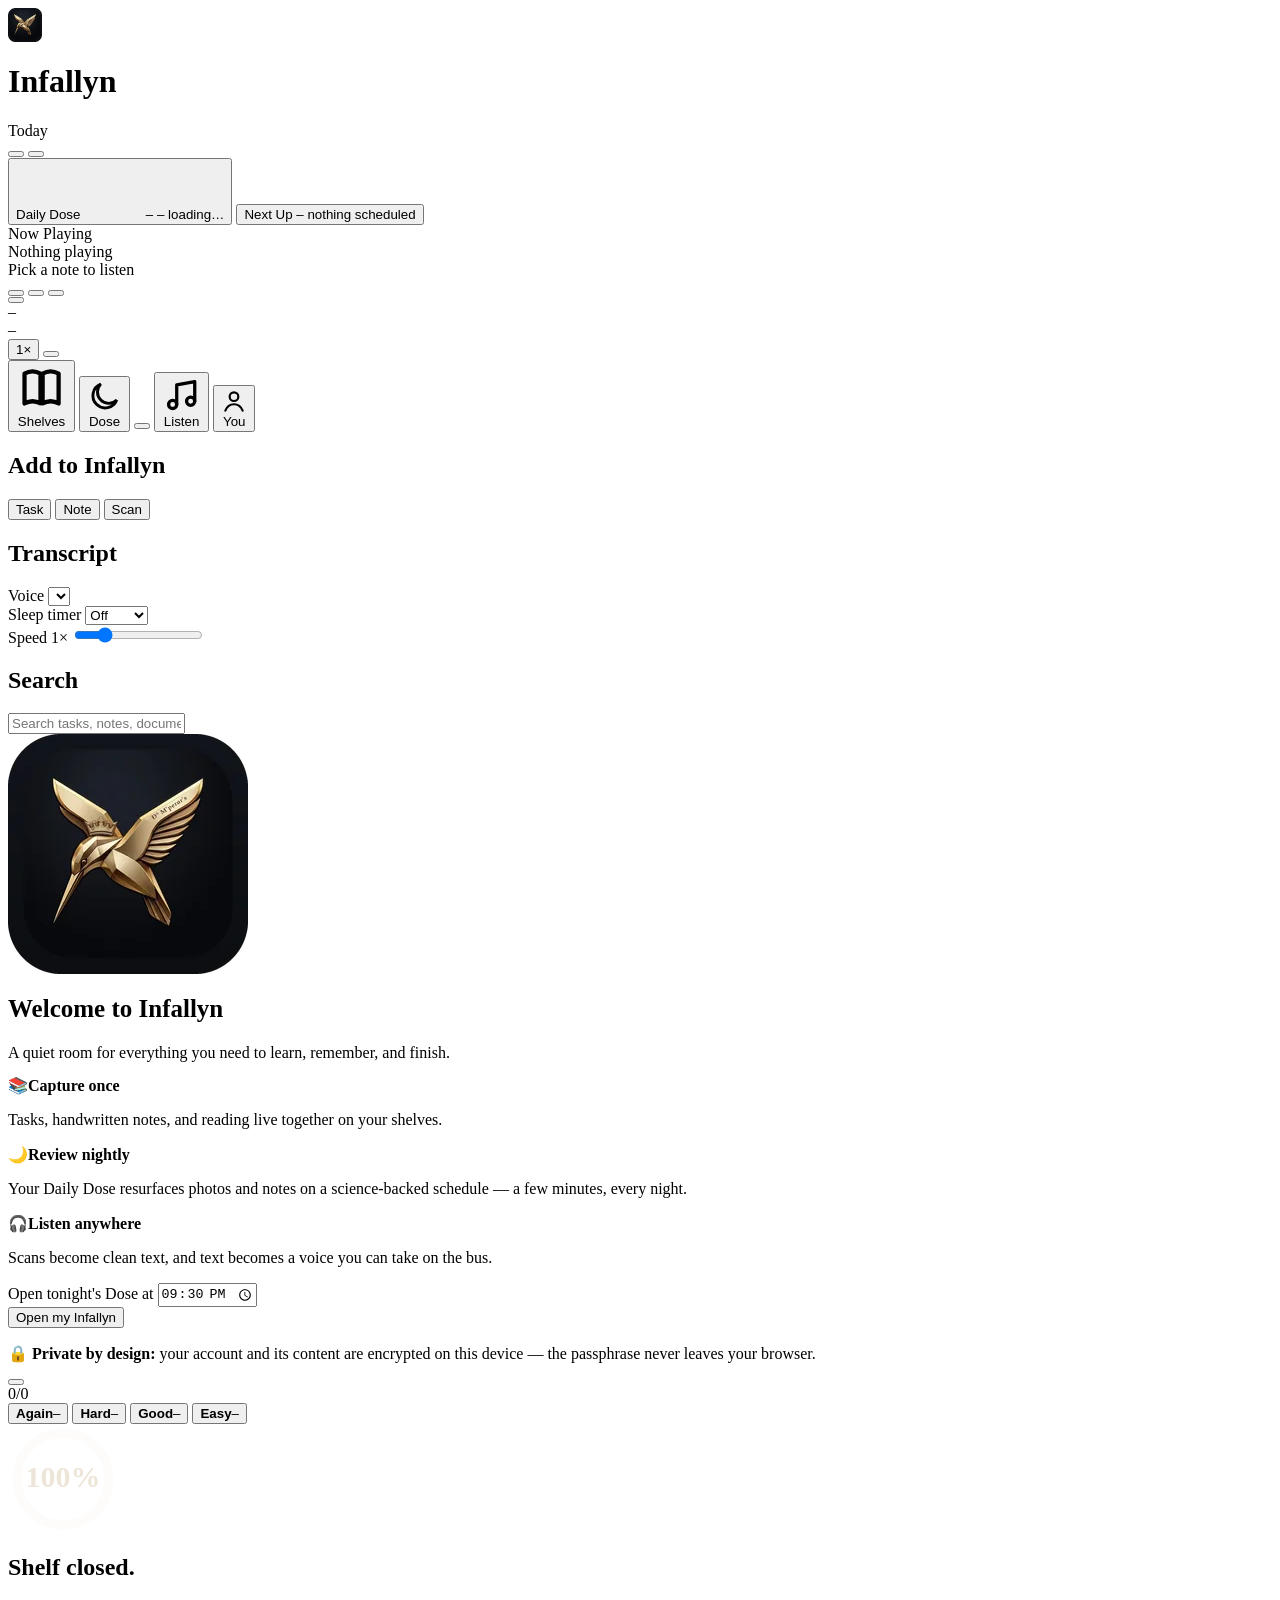
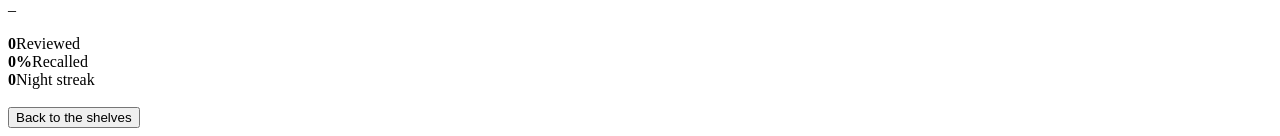
<file: src/body.html>
</style>
</head>
<body>
<div id="app">
  <header id="top">
    <div id="brand">
      <img class="brand-emb" src="[data-uri]" alt="" width="34" height="34">
      <h1>Infallyn</h1>
      <span class="viewname" id="viewname">Today</span>
    </div>
    <span class="streakflame" id="hdr-streak" title="Nightly streak" style="display:none"></span>
    <button class="avatarbtn" id="btn-user" aria-label="Your account" title="Your account" onclick="Infallyn.go('#/you')" style="display:none">?</button>
    <button class="iconbtn" id="btn-search" aria-label="Search" title="Search (s)">
      <svg viewBox="0 0 24 24" fill="none" stroke="currentColor" stroke-width="2" stroke-linecap="round"><circle cx="11" cy="11" r="7"/><path d="m20 20-3.5-3.5"/></svg>
    </button>
    <button class="iconbtn" id="btn-theme" aria-label="Toggle theme" title="Reading Room / Night Shelf">
      <svg viewBox="0 0 24 24" fill="none" stroke="currentColor" stroke-width="2" stroke-linecap="round"><path d="M21 12.8A9 9 0 1 1 11.2 3 7 7 0 0 0 21 12.8z"/></svg>
    </button>
  </header>

  <div id="widgets" aria-label="Widgets">
    <button class="widget" id="widget-dose" aria-label="Daily dose status">
      <span class="w-label">Daily Dose</span>
      <span class="w-main">
        <span class="ringwrap">
          <svg width="58" height="58" viewBox="0 0 58 58">
            <circle cx="29" cy="29" r="24" fill="none" stroke="var(--ring-track)" stroke-width="6"/>
            <circle id="ring-fg" cx="29" cy="29" r="24" fill="none" stroke="var(--accent)" stroke-width="6" stroke-linecap="round" stroke-dasharray="150.8" stroke-dashoffset="150.8"/>
          </svg>
          <span class="ringnum" id="ring-num">–</span>
        </span>
        <span>
          <span class="w-big" id="wd-due">–</span>
          <span class="w-sub" id="wd-sub">loading…</span>
        </span>
      </span>
    </button>
    <button class="widget" id="widget-next" aria-label="Next task">
      <span class="w-label">Next Up</span>
      <span class="w-main">
        <span>
          <span class="w-big" id="wn-title">–</span>
          <span class="w-sub" id="wn-sub">nothing scheduled</span>
        </span>
      </span>
    </button>
    <div class="widget" id="widget-now" role="button" tabindex="0" aria-label="Now playing">
      <span style="display:flex;flex-direction:column;flex:1;min-width:0">
        <span class="w-label">Now Playing</span>
        <span class="wn-title" id="np-title">Nothing playing</span>
        <span class="wn-sub" id="np-sub">Pick a note to listen</span>
      </span>
      <span class="wn-ctrls">
        <button class="iconbtn" id="np-prev" aria-label="Previous sentence"><svg viewBox="0 0 24 24" fill="currentColor"><path d="M6 5h2v14H6zM20 5v14l-11-7z"/></svg></button>
        <button class="iconbtn" id="np-play" aria-label="Play or pause"><svg viewBox="0 0 24 24" fill="currentColor"><path d="M8 5v14l11-7z"/></svg></button>
        <button class="iconbtn" id="np-next" aria-label="Next sentence"><svg viewBox="0 0 24 24" fill="currentColor"><path d="M16 5h2v14h-2zM4 5v14l11-7z"/></svg></button>
      </span>
    </div>
  </div>

  <main>
    <section id="view-shelf">
      <div class="rail" id="views-rail"></div>
      <div class="rail" id="shelves-rail"></div>
      <div id="itemlist"></div>
    </section>

    <section id="view-dose" class="hide"></section>
    <section id="view-listen" class="hide"></section>
    <section id="view-you" class="hide"></section>
  </main>
</div>

<div id="playerbar">
  <div class="pbin">
    <button class="iconbtn" id="pb-transcript" aria-label="Show transcript" title="Transcript">
      <svg viewBox="0 0 24 24" fill="none" stroke="currentColor" stroke-width="2" stroke-linecap="round"><path d="M4 6h16M4 12h10M4 18h7"/></svg>
    </button>
    <div style="flex:1;min-width:0" onclick="Infallyn.openTranscript()">
      <div id="pb-title">–</div>
      <div id="pb-sub">–</div>
    </div>
    <button class="pillbtn" id="pb-speed" onclick="Infallyn.cycleRate()">1×</button>
    <button id="pb-play" onclick="Infallyn.playPause()" aria-label="Play or pause"><svg viewBox="0 0 24 24" fill="currentColor"><path d="M8 5v14l11-7z"/></svg></button>
  </div>
</div>

<nav id="bottomnav">
  <div class="navinner">
    <button class="navbtn" data-tab="shelf">
      <svg viewBox="0 0 24 24" fill="none" stroke="currentColor" stroke-width="2" stroke-linejoin="round"><path d="M4 5c2.5-1.4 5-1.4 7.5 0v14c-2.5-1.4-5-1.4-7.5 0V5zm16 0c-2.5-1.4-5-1.4-7.5 0v14c2.5-1.4 5-1.4 7.5 0V5z"/></svg>
      Shelves
    </button>
    <button class="navbtn" data-tab="dose">
      <span class="navdot"></span>
      <svg viewBox="0 0 24 24" fill="none" stroke="currentColor" stroke-width="2" stroke-linecap="round"><path d="M20.5 14.5A8.5 8.5 0 1 1 9.5 3.5a7 7 0 0 0 11 11z"/></svg>
      Dose
    </button>
    <button id="nav-capture" aria-label="Capture">
      <span id="capturefab"><svg viewBox="0 0 24 24" fill="none" stroke="currentColor" stroke-width="2.4" stroke-linecap="round"><path d="M12 5v14M5 12h14"/></svg></span>
    </button>
    <button class="navbtn" data-tab="listen">
      <svg viewBox="0 0 24 24" fill="none" stroke="currentColor" stroke-width="2" stroke-linecap="round" stroke-linejoin="round"><path d="M9 18V6l11-2v12"/><circle cx="6.5" cy="18" r="2.5"/><circle cx="17.5" cy="16" r="2.5"/></svg>
      Listen
    </button>
    <button class="navbtn" data-tab="you">
      <svg viewBox="0 0 24 24" fill="none" stroke="currentColor" stroke-width="2" stroke-linecap="round"><circle cx="12" cy="8" r="4"/><path d="M4 21c1.5-4 4.5-6 8-6s6.5 2 8 6"/></svg>
      You
    </button>
  </div>
</nav>

<!-- capture sheet -->
<div class="sheetwrap" id="capturesheet">
  <div class="sheet" role="dialog" aria-modal="true">
    <div class="grabber"></div>
    <h2>Add to Infallyn</h2>
    <div class="seg" id="capture-seg">
      <button data-seg="task">Task</button>
      <button data-seg="note">Note</button>
      <button data-seg="scan">Scan</button>
    </div>
    <div id="capture-body"></div>
  </div>
</div>

<!-- item editor sheet -->
<div class="sheetwrap" id="editorsheet">
  <div class="sheet" role="dialog" aria-modal="true">
    <div class="grabber"></div>
    <div id="editor-body"></div>
  </div>
</div>

<!-- transcript sheet -->
<div class="sheetwrap" id="transcriptsheet">
  <div class="sheet" role="dialog" aria-modal="true">
    <div class="grabber"></div>
    <h2 id="tr-title">Transcript</h2>
    <div class="voicerow">
      <div class="field" style="margin:0">
        <label for="tr-voice">Voice</label>
        <select class="input" id="tr-voice"></select>
      </div>
      <div class="field" style="margin:0">
        <label for="tr-sleep">Sleep timer</label>
        <select class="input" id="tr-sleep">
          <option value="0">Off</option><option value="5">5 min</option><option value="15">15 min</option>
          <option value="30">30 min</option><option value="60">60 min</option>
        </select>
      </div>
    </div>
    <div class="field">
      <label for="tr-rate">Speed <span id="tr-rate-val" style="text-transform:none;letter-spacing:0">1×</span></label>
      <input type="range" id="tr-rate" min="0.5" max="3" step="0.1" value="1">
    </div>
    <div class="sentences" id="tr-sentences"></div>
  </div>
</div>

<!-- search -->
<div class="sheetwrap" id="searchwrap">
  <div class="sheet" role="dialog" aria-modal="true">
    <div class="grabber"></div>
    <h2>Search</h2>
    <input class="input" id="searchinput" placeholder="Search tasks, notes, documents…" autocomplete="off">
    <div id="searchresults"></div>
  </div>
</div>

<!-- welcome -->
<div class="sheetwrap" id="welcome">
  <div class="sheet" role="dialog" aria-modal="true">
    <div class="grabber"></div>
    <img class="wl-emblem" src="[data-uri]" alt="Infallyn emblem">
    <h2 class="serif" style="font-size:25px">Welcome to Infallyn</h2>
    <p class="muted small" style="margin-bottom:14px">A quiet room for everything you need to learn, remember, and finish.</p>
    <div class="wsteps">
      <div class="wstep"><span class="ws-ico">📚</span><span><b>Capture once</b><p>Tasks, handwritten notes, and reading live together on your shelves.</p></span></div>
      <div class="wstep"><span class="ws-ico">🌙</span><span><b>Review nightly</b><p>Your Daily Dose resurfaces photos and notes on a science-backed schedule — a few minutes, every night.</p></span></div>
      <div class="wstep"><span class="ws-ico">🎧</span><span><b>Listen anywhere</b><p>Scans become clean text, and text becomes a voice you can take on the bus.</p></span></div>
    </div>
    <div class="field">
      <label for="wl-dosetime">Open tonight's Dose at</label>
      <input type="time" class="input" id="wl-dosetime" value="21:30">
    </div>
    <button class="btn btn-primary btn-block" id="wl-start">Open my Infallyn</button>
    <p class="preview-note">🔒 <b>Private by design:</b> your account and its content are encrypted on this device — the passphrase never leaves your browser. <span id="preview-note-extra"></span></p>
  </div>
</div>

<!-- dose session overlay -->
<div id="doseoverlay">
  <div class="dz-top">
    <button class="iconbtn" id="dz-close" aria-label="Close session" style="color:#A79B8A"><svg viewBox="0 0 24 24" fill="none" stroke="currentColor" stroke-width="2.2" stroke-linecap="round"><path d="M6 6l12 12M18 6 6 18"/></svg></button>
    <div class="progress-mini"><i id="dz-progress"></i></div>
    <span class="dz-count" id="dz-count">0/0</span>
  </div>
  <div id="dosecard-area">
    <div class="dosecard" id="dosecard"></div>
    <div id="gradebar">
      <button class="grade g-again" data-g="again"><b>Again</b><span id="gp-again">–</span></button>
      <button class="grade g-hard" data-g="hard"><b>Hard</b><span id="gp-hard">–</span></button>
      <button class="grade g-good" data-g="good"><b>Good</b><span id="gp-good">–</span></button>
      <button class="grade g-easy" data-g="easy"><b>Easy</b><span id="gp-easy">–</span></button>
    </div>
  </div>
  <div id="dose-done">
    <div class="ring-done">
      <svg width="110" height="110" viewBox="0 0 110 110">
        <circle cx="55" cy="55" r="46" fill="none" stroke="rgba(237,230,216,.12)" stroke-width="9"/>
        <circle id="dd-ring" cx="55" cy="55" r="46" fill="none" stroke="#D4A85A" stroke-width="9" stroke-linecap="round" stroke-dasharray="289" stroke-dashoffset="289" style="transform:rotate(-90deg);transform-origin:55px 55px;transition:stroke-dashoffset 1s cubic-bezier(.2,.9,.3,1)"/>
        <text x="55" y="63" text-anchor="middle" font-size="30" font-weight="700" fill="#EDE6D8" font-family="Georgia,serif" id="dd-pct">100%</text>
      </svg>
    </div>
    <h2 id="dd-title">Shelf closed.</h2>
    <p class="dd-sub" id="dd-sub">–</p>
    <div class="dosestat">
      <div class="stat"><b id="dd-reviewed">0</b><span>Reviewed</span></div>
      <div class="stat"><b id="dd-recall">0%</b><span>Recalled</span></div>
      <div class="stat"><b id="dd-streak">0</b><span>Night streak</span></div>
    </div>
    <button class="btn btn-primary" id="dd-close" style="margin-top:18px">Back to the shelves</button>
  </div>
</div>

<!-- lock screen -->
<div id="lockscreen">
  <div class="lk-card">
    <div id="lk-body"></div>
  </div>
</div>

<div id="toasts"></div>
<input type="file" id="file-input" accept="image/*" multiple style="display:none">
<script>
</file>
